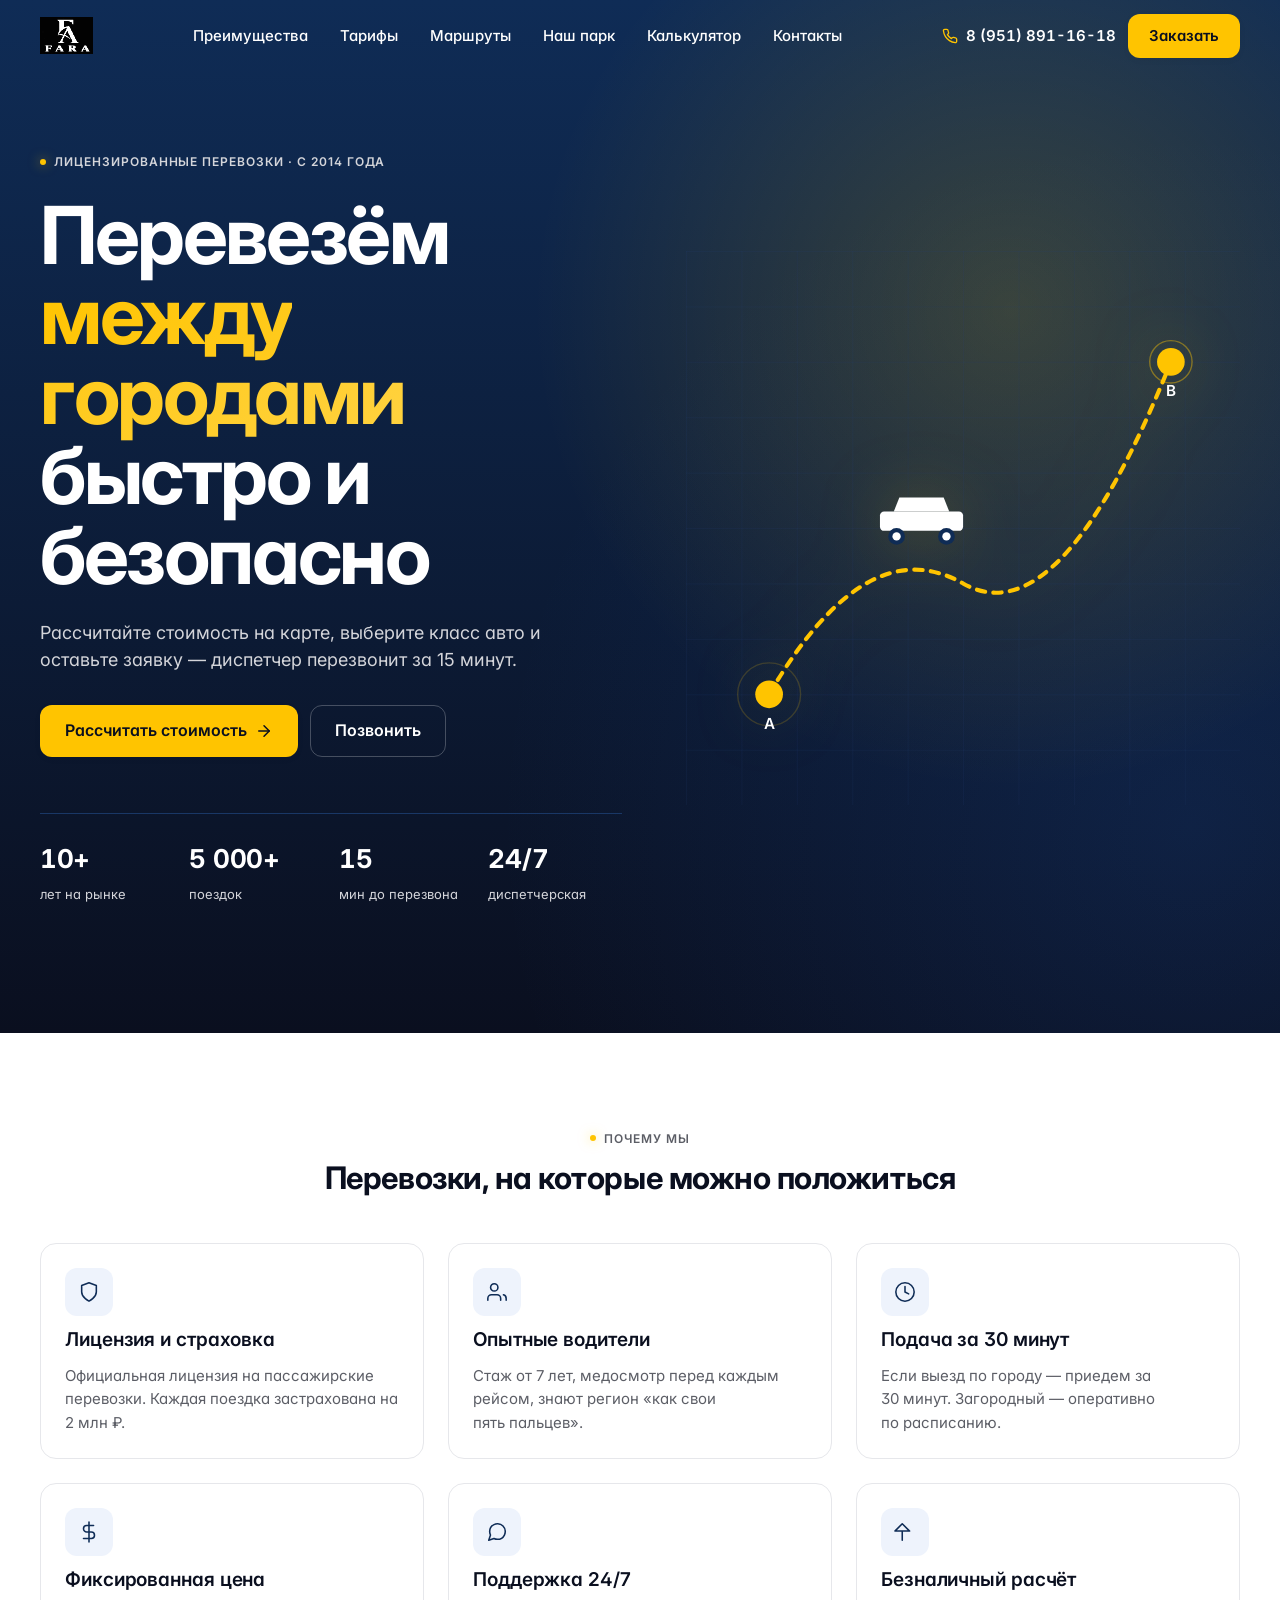
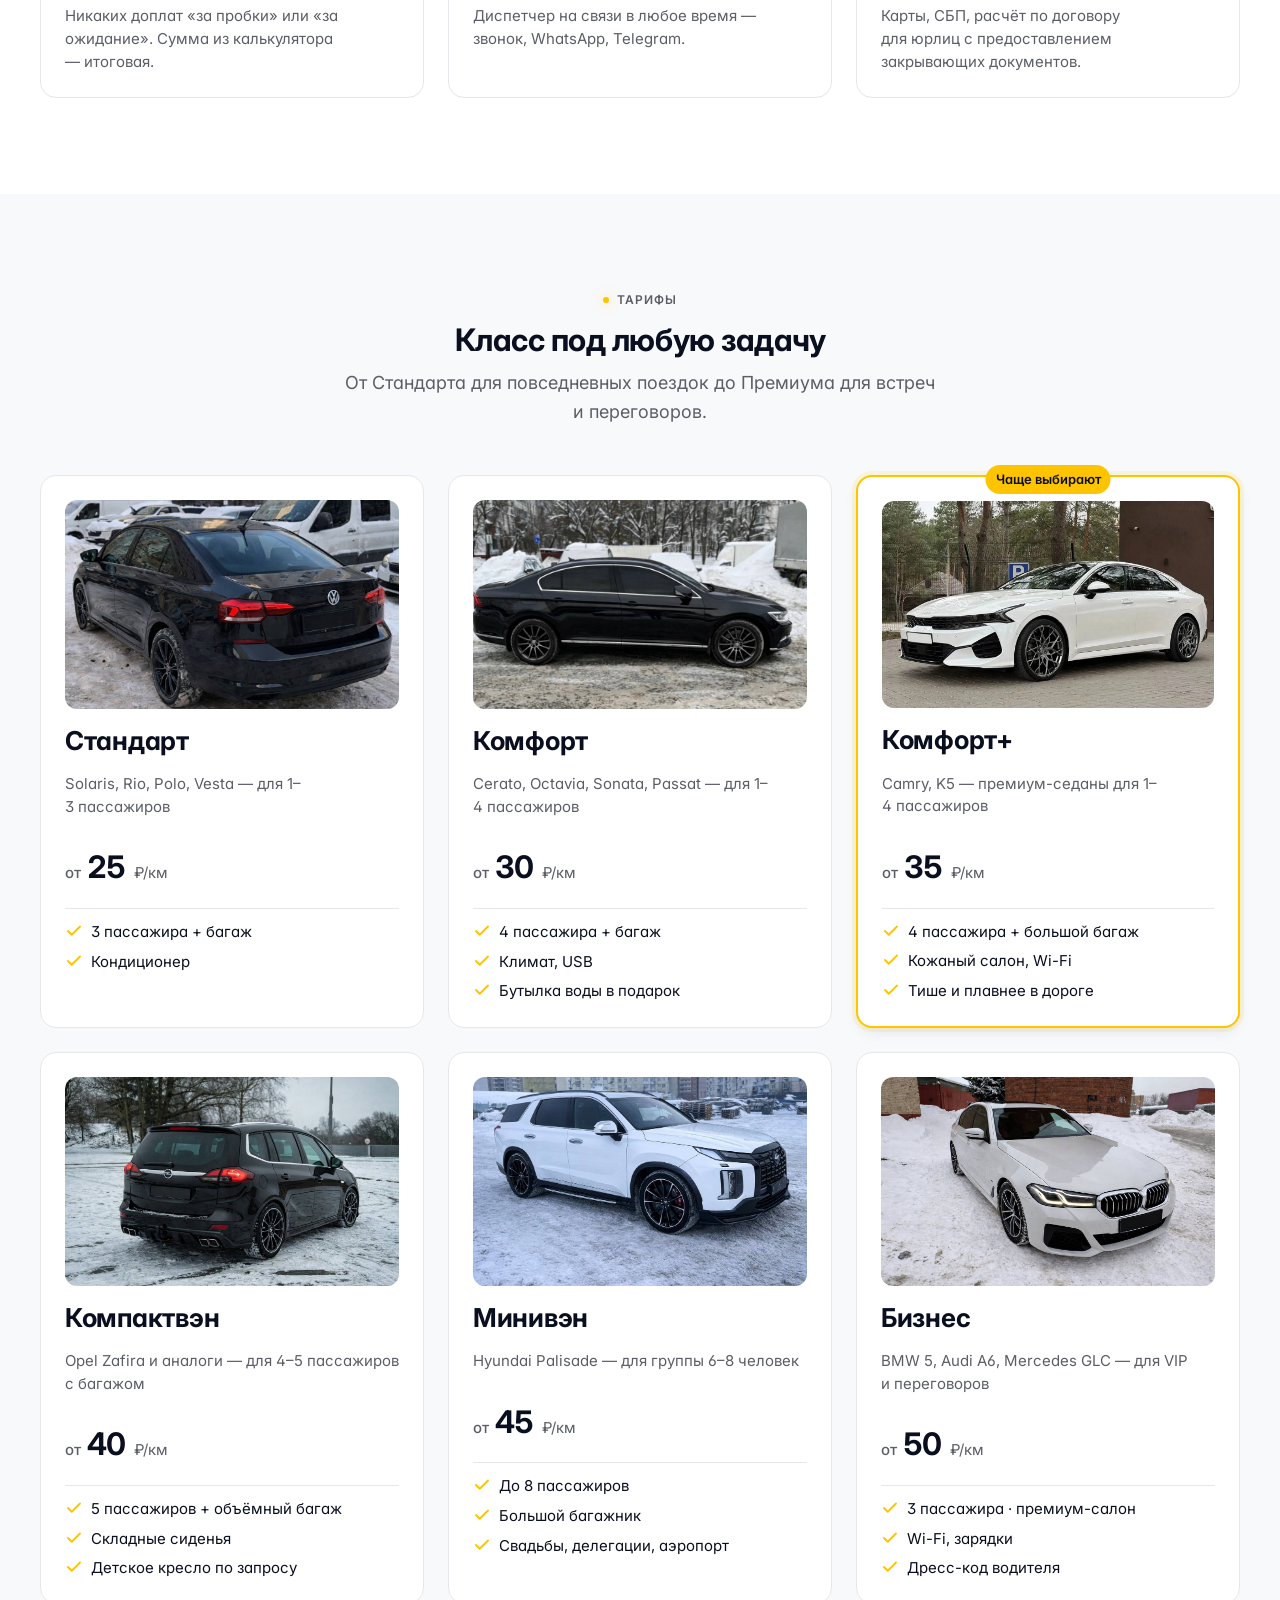
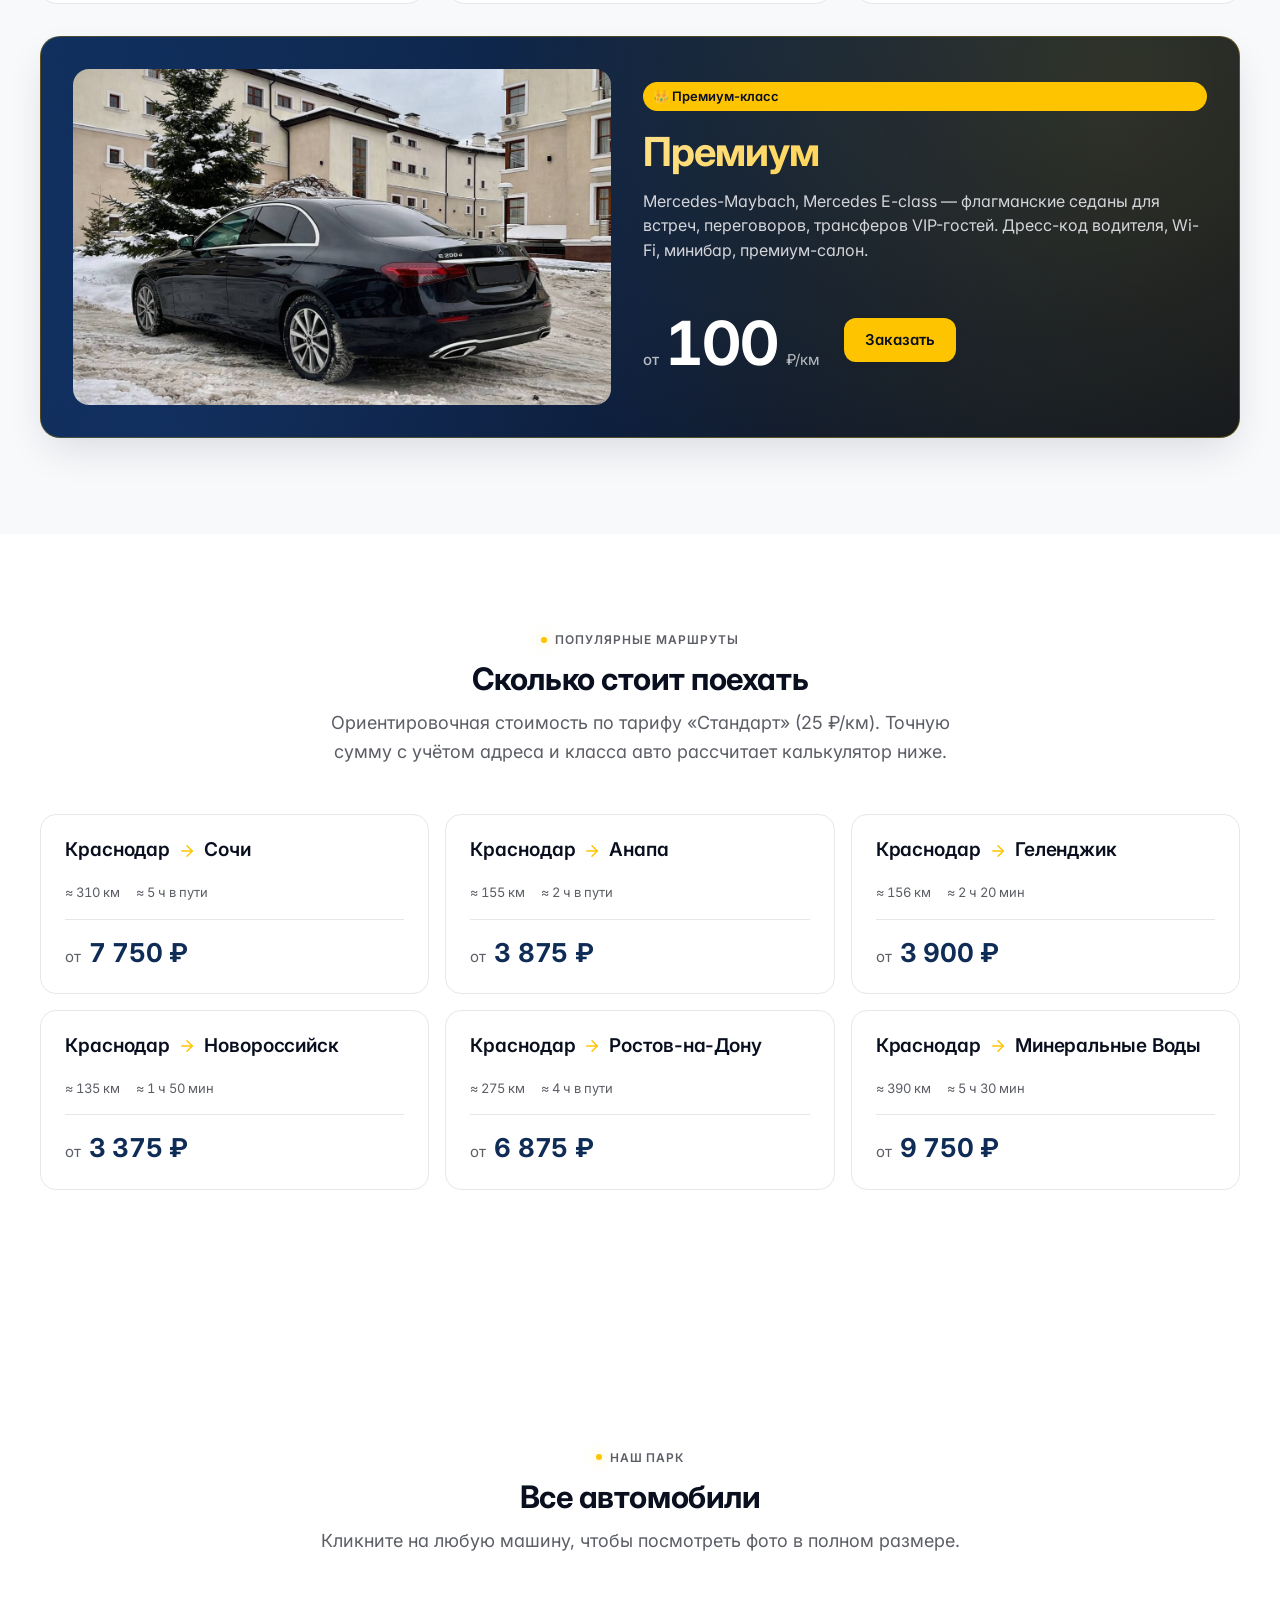
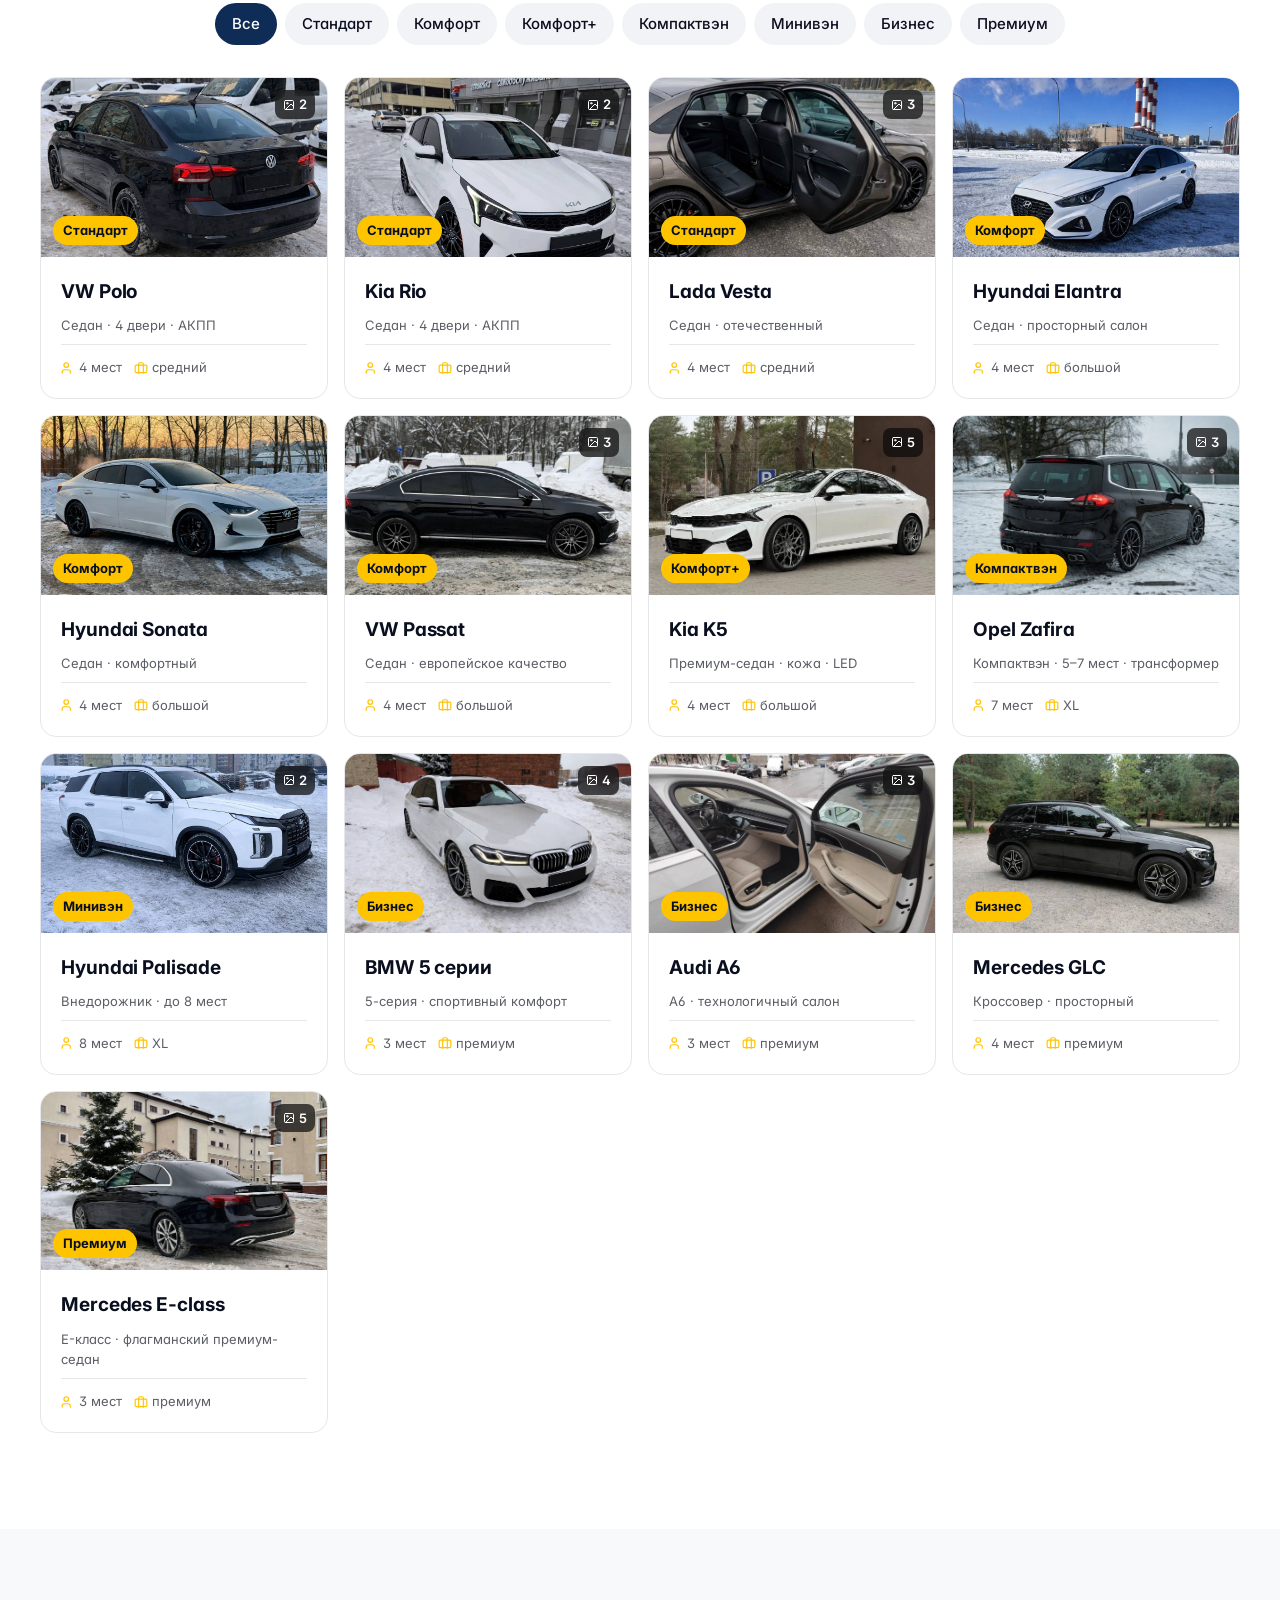
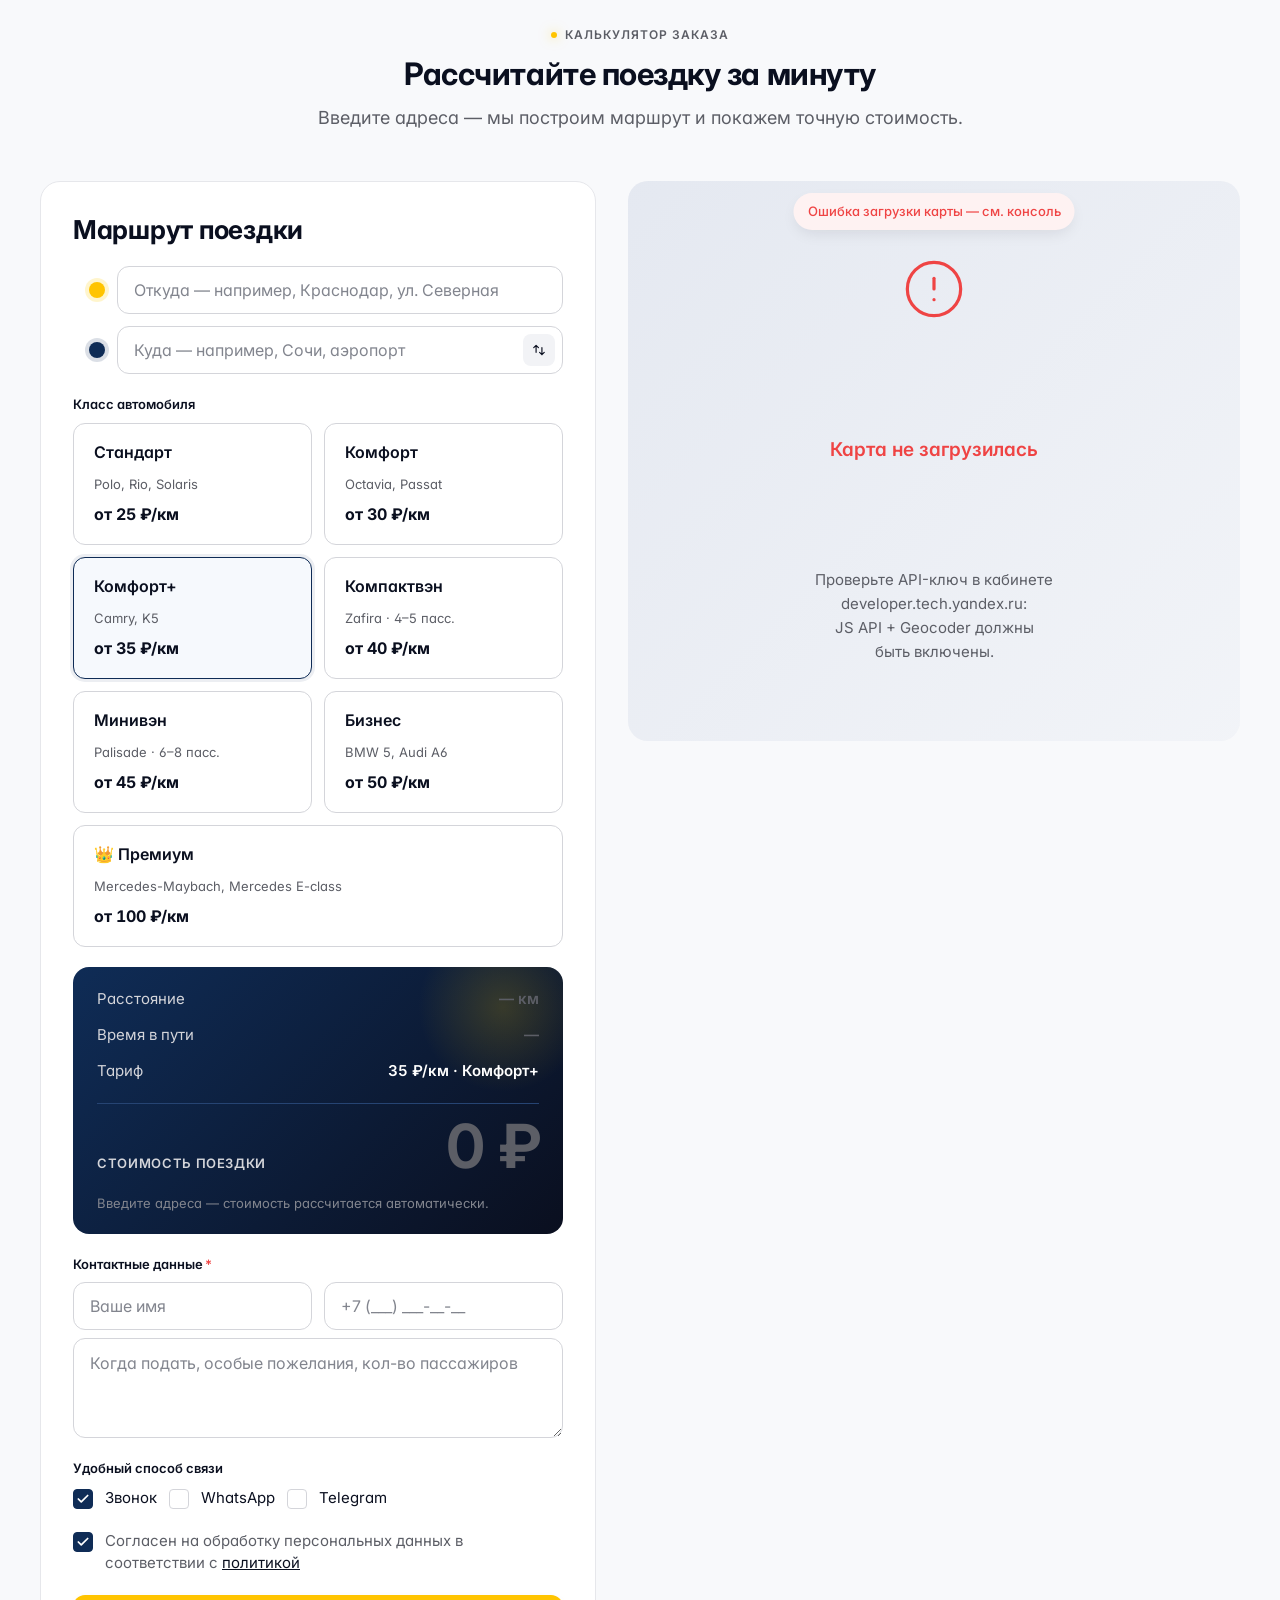
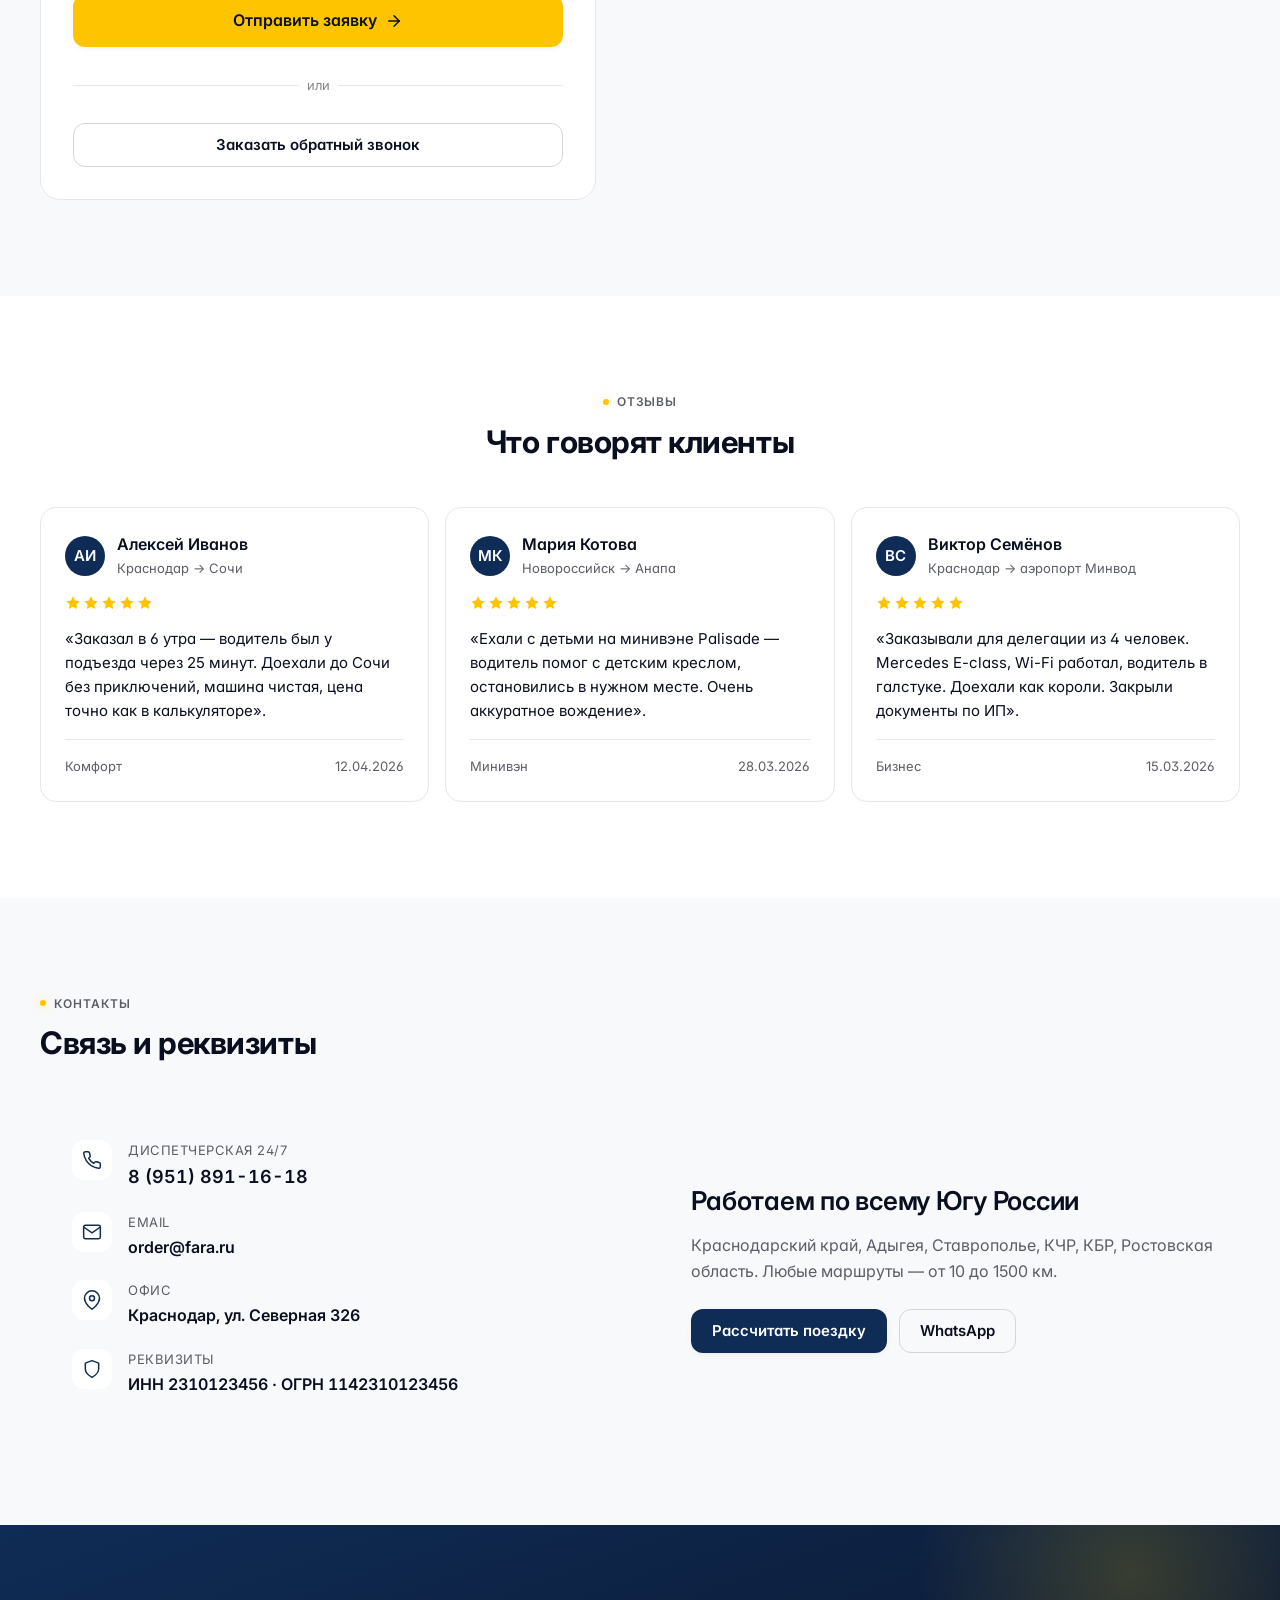
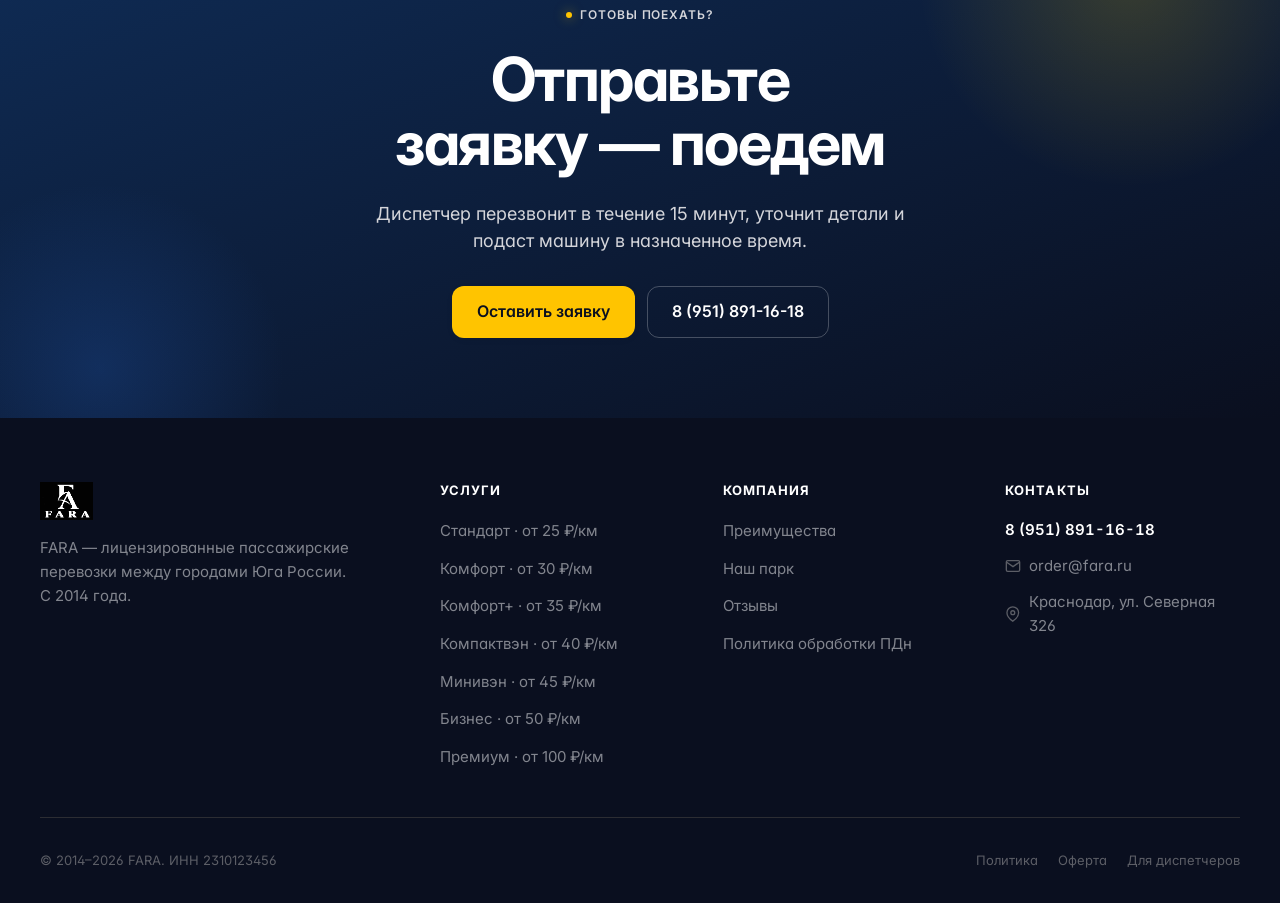
<file: index.html>
<!DOCTYPE html>
<html lang="ru">
<head>
  <meta charset="UTF-8">
  <meta name="viewport" content="width=device-width, initial-scale=1">
  <meta name="theme-color" content="#0F2C56">
  <title>FARA — пассажирские перевозки между городами</title>
  <meta name="description" content="FARA — лицензированные пассажирские перевозки. Рассчитайте стоимость на карте, выберите класс авто и оставьте заявку за минуту.">

  <link rel="icon" type="image/jpeg" href="assets/logo.jpg">
  <link rel="preconnect" href="https://fonts.googleapis.com">
  <link rel="preconnect" href="https://fonts.gstatic.com" crossorigin>
  <link rel="stylesheet" href="https://fonts.googleapis.com/css2?family=Inter:wght@300;400;500;600;700;800&display=swap">

  <link rel="stylesheet" href="css/tokens.css">
  <link rel="stylesheet" href="css/base.css">
  <link rel="stylesheet" href="css/layout.css">
  <link rel="stylesheet" href="css/components.css">
  <link rel="stylesheet" href="css/header.css">
  <link rel="stylesheet" href="css/footer.css">
  <link rel="stylesheet" href="css/pages.css">
  <link rel="stylesheet" href="css/calc.css">
</head>
<body>
  <a class="skip-link" href="#main">Перейти к содержимому</a>

  <!-- ====== HEADER ====== -->
  <header class="site-header site-header--on-dark">
    <div class="container site-header__inner">
      <a class="logo" href="/" aria-label="FARA — на главную">
        <img src="assets/logo.jpg" alt="FARA">
      </a>

      <nav class="site-nav" aria-label="Главная навигация">
        <a class="nav-link" href="#advantages">Преимущества</a>
        <a class="nav-link" href="#tariffs">Тарифы</a>
        <a class="nav-link" href="#popular-routes">Маршруты</a>
        <a class="nav-link" href="#fleet">Наш парк</a>
        <a class="nav-link" href="#calculator">Калькулятор</a>
        <a class="nav-link" href="#contacts">Контакты</a>
      </nav>

      <div class="site-header__right">
        <a class="header-phone" href="tel:+79518911618">
          <svg class="icon" viewBox="0 0 24 24" fill="none" stroke="currentColor" stroke-width="2" stroke-linecap="round" stroke-linejoin="round"><path d="M22 16.92v3a2 2 0 0 1-2.18 2 19.79 19.79 0 0 1-8.63-3.07 19.5 19.5 0 0 1-6-6 19.79 19.79 0 0 1-3.07-8.67A2 2 0 0 1 4.11 2h3a2 2 0 0 1 2 1.72 12.84 12.84 0 0 0 .7 2.81 2 2 0 0 1-.45 2.11L8.09 9.91a16 16 0 0 0 6 6l1.27-1.27a2 2 0 0 1 2.11-.45 12.84 12.84 0 0 0 2.81.7A2 2 0 0 1 22 16.92z"/></svg>
          8 (951) 891-16-18
        </a>
        <a class="btn btn--primary" href="#calculator">Заказать</a>
        <button class="btn-burger" data-menu-open aria-label="Открыть меню">
          <span class="btn-burger__lines"><span></span></span>
        </button>
      </div>
    </div>
  </header>

  <div class="mobile-menu" aria-hidden="true">
    <div class="mobile-menu__head">
      <span class="logo"><img src="assets/logo.jpg" alt="FARA"></span>
      <button class="btn-icon" data-menu-close aria-label="Закрыть" style="color: white;">
        <svg class="icon" viewBox="0 0 24 24" fill="none" stroke="currentColor" stroke-width="2" stroke-linecap="round" stroke-linejoin="round"><line x1="18" y1="6" x2="6" y2="18"/><line x1="6" y1="6" x2="18" y2="18"/></svg>
      </button>
    </div>
    <nav class="mobile-menu__list">
      <a class="mobile-menu__link" href="#advantages">Преимущества</a>
      <a class="mobile-menu__link" href="#tariffs">Тарифы</a>
      <a class="mobile-menu__link" href="#popular-routes">Маршруты</a>
      <a class="mobile-menu__link" href="#fleet">Наш парк</a>
      <a class="mobile-menu__link" href="#calculator">Калькулятор</a>
      <a class="mobile-menu__link" href="#contacts">Контакты</a>
    </nav>
    <div class="mobile-menu__contacts">
      <a class="btn btn--primary btn--lg btn--block" href="tel:+79518911618">
        <svg class="icon" viewBox="0 0 24 24" fill="none" stroke="currentColor" stroke-width="2" stroke-linecap="round" stroke-linejoin="round"><path d="M22 16.92v3a2 2 0 0 1-2.18 2 19.79 19.79 0 0 1-8.63-3.07 19.5 19.5 0 0 1-6-6 19.79 19.79 0 0 1-3.07-8.67A2 2 0 0 1 4.11 2h3a2 2 0 0 1 2 1.72 12.84 12.84 0 0 0 .7 2.81 2 2 0 0 1-.45 2.11L8.09 9.91a16 16 0 0 0 6 6l1.27-1.27a2 2 0 0 1 2.11-.45 12.84 12.84 0 0 0 2.81.7A2 2 0 0 1 22 16.92z"/></svg>
        8 (951) 891-16-18
      </a>
      <a class="btn btn--ghost-light btn--lg btn--block" href="#calculator">Рассчитать</a>
    </div>
  </div>

  <!-- ====== MAIN ====== -->
  <main id="main" class="main">

    <!-- HERO -->
    <section class="hero" data-reveal>
      <div class="container hero__inner">
        <div class="hero__content">
          <span class="eyebrow eyebrow--light">Лицензированные перевозки · с 2014 года</span>
          <h1 class="hero__headline">
            Перевезём <em>между городами</em><br>
            быстро и безопасно
          </h1>
          <p class="hero__lead">
            Рассчитайте стоимость на карте, выберите класс авто и оставьте заявку — диспетчер перезвонит за 15 минут.
          </p>
          <div class="hero__actions">
            <a class="btn btn--primary btn--lg" href="#calculator">
              Рассчитать стоимость
              <svg class="icon" viewBox="0 0 24 24" fill="none" stroke="currentColor" stroke-width="2" stroke-linecap="round" stroke-linejoin="round"><line x1="5" y1="12" x2="19" y2="12"/><polyline points="12 5 19 12 12 19"/></svg>
            </a>
            <a class="btn btn--ghost-light btn--lg" href="tel:+79518911618">Позвонить</a>
          </div>

          <div class="hero__trust">
            <div class="hero__trust-item">
              <span class="hero__trust-value" data-count="10" data-count-suffix="+">0</span>
              <span class="hero__trust-label">лет на рынке</span>
            </div>
            <div class="hero__trust-item">
              <span class="hero__trust-value" data-count="5000" data-count-suffix="+">0</span>
              <span class="hero__trust-label">поездок</span>
            </div>
            <div class="hero__trust-item">
              <span class="hero__trust-value" data-count="15">0</span>
              <span class="hero__trust-label">мин до перезвона</span>
            </div>
            <div class="hero__trust-item">
              <span class="hero__trust-value" data-count="24" data-count-suffix="/7">0</span>
              <span class="hero__trust-label">диспетчерская</span>
            </div>
          </div>
        </div>

        <div class="hero__visual" aria-hidden="true">
          <svg viewBox="0 0 400 400" style="filter: drop-shadow(0 0 30px hsl(48 100% 50% / 0.2));">
            <defs>
              <pattern id="hero-grid" width="40" height="40" patternUnits="userSpaceOnUse">
                <path d="M 40 0 L 0 0 0 40" fill="none" stroke="hsl(217 60% 30%)" stroke-width="0.5" opacity="0.4"/>
              </pattern>
            </defs>
            <rect width="400" height="400" fill="url(#hero-grid)"/>
            <path d="M 60 320 Q 130 200, 200 240 T 350 80"
                  fill="none" stroke="#FFC400" stroke-width="3"
                  stroke-linecap="round" stroke-dasharray="6 6"
                  style="animation: dashMove 30s linear infinite;"/>
            <circle cx="60"  cy="320" r="10" fill="#FFC400"/>
            <circle cx="60"  cy="320" r="20" fill="none" stroke="#FFC400" stroke-width="1" opacity="0.4">
              <animate attributeName="r" values="10;28;10" dur="2.5s" repeatCount="indefinite"/>
              <animate attributeName="opacity" values="0.6;0;0.6" dur="2.5s" repeatCount="indefinite"/>
            </circle>
            <circle cx="350" cy="80"  r="10" fill="#FFC400"/>
            <circle cx="350" cy="80"  r="20" fill="none" stroke="#FFC400" stroke-width="1" opacity="0.4">
              <animate attributeName="r" values="10;28;10" dur="2.5s" begin="1.25s" repeatCount="indefinite"/>
              <animate attributeName="opacity" values="0.6;0;0.6" dur="2.5s" begin="1.25s" repeatCount="indefinite"/>
            </circle>
            <g transform="translate(170, 200)" fill="#FFFFFF">
              <rect x="-30" y="-12" width="60" height="14" rx="3"/>
              <path d="M -20 -12 L -16 -22 L 16 -22 L 20 -12 Z"/>
              <circle cx="-18" cy="6" r="6" fill="#0F2C56"/>
              <circle cx="-18" cy="6" r="3" fill="#FFFFFF"/>
              <circle cx="18"  cy="6" r="6" fill="#0F2C56"/>
              <circle cx="18"  cy="6" r="3" fill="#FFFFFF"/>
            </g>
            <text x="60"  y="345" fill="#FFFFFF" font-size="11" font-weight="600" font-family="Inter" text-anchor="middle">A</text>
            <text x="350" y="105" fill="#FFFFFF" font-size="11" font-weight="600" font-family="Inter" text-anchor="middle">B</text>
          </svg>
        </div>
      </div>
    </section>

    <!-- ADVANTAGES -->
    <section class="section" id="advantages">
      <div class="container">
        <div class="section-head section-head--center" data-reveal>
          <span class="eyebrow">Почему мы</span>
          <h2 class="section-head__title">Перевозки, на которые можно положиться</h2>
        </div>

        <div class="grid grid--3" data-reveal-stagger>
          <div class="adv-card">
            <div class="adv-card__icon">
              <svg class="icon" viewBox="0 0 24 24" fill="none" stroke="currentColor" stroke-width="1.7" stroke-linecap="round" stroke-linejoin="round"><path d="M12 22s8-4 8-10V5l-8-3-8 3v7c0 6 8 10 8 10z"/></svg>
            </div>
            <h3 class="adv-card__title">Лицензия и страховка</h3>
            <p class="adv-card__desc">Официальная лицензия на пассажирские перевозки. Каждая поездка застрахована на 2 млн ₽.</p>
          </div>
          <div class="adv-card">
            <div class="adv-card__icon">
              <svg class="icon" viewBox="0 0 24 24" fill="none" stroke="currentColor" stroke-width="1.7" stroke-linecap="round" stroke-linejoin="round"><path d="M16 21v-2a4 4 0 0 0-4-4H6a4 4 0 0 0-4 4v2"/><circle cx="9" cy="7" r="4"/><path d="M22 21v-2a4 4 0 0 0-3-3.87"/></svg>
            </div>
            <h3 class="adv-card__title">Опытные водители</h3>
            <p class="adv-card__desc">Стаж от 7 лет, медосмотр перед каждым рейсом, знают регион «как свои пять пальцев».</p>
          </div>
          <div class="adv-card">
            <div class="adv-card__icon">
              <svg class="icon" viewBox="0 0 24 24" fill="none" stroke="currentColor" stroke-width="1.7" stroke-linecap="round" stroke-linejoin="round"><circle cx="12" cy="12" r="10"/><polyline points="12 6 12 12 16 14"/></svg>
            </div>
            <h3 class="adv-card__title">Подача за 30 минут</h3>
            <p class="adv-card__desc">Если выезд по городу — приедем за 30 минут. Загородный — оперативно по расписанию.</p>
          </div>
          <div class="adv-card">
            <div class="adv-card__icon">
              <svg class="icon" viewBox="0 0 24 24" fill="none" stroke="currentColor" stroke-width="1.7" stroke-linecap="round" stroke-linejoin="round"><line x1="12" y1="1" x2="12" y2="23"/><path d="M17 5H9.5a3.5 3.5 0 0 0 0 7h5a3.5 3.5 0 0 1 0 7H6"/></svg>
            </div>
            <h3 class="adv-card__title">Фиксированная цена</h3>
            <p class="adv-card__desc">Никаких доплат «за пробки» или «за ожидание». Сумма из калькулятора — итоговая.</p>
          </div>
          <div class="adv-card">
            <div class="adv-card__icon">
              <svg class="icon" viewBox="0 0 24 24" fill="none" stroke="currentColor" stroke-width="1.7" stroke-linecap="round" stroke-linejoin="round"><path d="M21 11.5a8.38 8.38 0 0 1-.9 3.8 8.5 8.5 0 0 1-7.6 4.7 8.38 8.38 0 0 1-3.8-.9L3 21l1.9-5.7a8.38 8.38 0 0 1-.9-3.8 8.5 8.5 0 0 1 4.7-7.6 8.38 8.38 0 0 1 3.8-.9h.5a8.48 8.48 0 0 1 8 8v.5z"/></svg>
            </div>
            <h3 class="adv-card__title">Поддержка 24/7</h3>
            <p class="adv-card__desc">Диспетчер на связи в любое время — звонок, WhatsApp, Telegram.</p>
          </div>
          <div class="adv-card">
            <div class="adv-card__icon">
              <svg class="icon" viewBox="0 0 24 24" fill="none" stroke="currentColor" stroke-width="1.7" stroke-linecap="round" stroke-linejoin="round"><path d="M9 11H1l8-8 8 8h-8v10"/></svg>
            </div>
            <h3 class="adv-card__title">Безналичный расчёт</h3>
            <p class="adv-card__desc">Карты, СБП, расчёт по договору для юрлиц с предоставлением закрывающих документов.</p>
          </div>
        </div>
      </div>
    </section>

    <!-- TARIFFS -->
    <section class="section section--mute" id="tariffs">
      <div class="container">
        <div class="section-head section-head--center" data-reveal>
          <span class="eyebrow">Тарифы</span>
          <h2 class="section-head__title">Класс под любую задачу</h2>
          <p class="section-head__lead">От Стандарта для повседневных поездок до Премиума для встреч и переговоров.</p>
        </div>

        <div class="grid grid--3" data-reveal-stagger>
          <article class="tariff-card">
            <div class="tariff-card__visual">
              <img src="assets/cars/polo/1.jpg" alt="VW Polo" loading="lazy">
            </div>
            <h3 class="tariff-card__name">Стандарт</h3>
            <p class="tariff-card__desc">Solaris, Rio, Polo, Vesta — для 1–3 пассажиров</p>
            <div class="tariff-card__price">
              <span class="tariff-card__price-prefix">от</span>
              <span class="tariff-card__price-value">25</span>
              <span class="tariff-card__price-period">₽/км</span>
            </div>
            <ul class="tariff-card__features">
              <li class="tariff-card__feature">
                <svg class="icon" viewBox="0 0 24 24" fill="none" stroke="currentColor" stroke-width="2.5" stroke-linecap="round" stroke-linejoin="round"><polyline points="20 6 9 17 4 12"/></svg>
                3 пассажира + багаж
              </li>
              <li class="tariff-card__feature">
                <svg class="icon" viewBox="0 0 24 24" fill="none" stroke="currentColor" stroke-width="2.5" stroke-linecap="round" stroke-linejoin="round"><polyline points="20 6 9 17 4 12"/></svg>
                Кондиционер
              </li>
            </ul>
          </article>

          <article class="tariff-card">
            <div class="tariff-card__visual">
              <img src="assets/cars/passat/1.jpg" alt="VW Passat" loading="lazy">
            </div>
            <h3 class="tariff-card__name">Комфорт</h3>
            <p class="tariff-card__desc">Cerato, Octavia, Sonata, Passat — для 1–4 пассажиров</p>
            <div class="tariff-card__price">
              <span class="tariff-card__price-prefix">от</span>
              <span class="tariff-card__price-value">30</span>
              <span class="tariff-card__price-period">₽/км</span>
            </div>
            <ul class="tariff-card__features">
              <li class="tariff-card__feature">
                <svg class="icon" viewBox="0 0 24 24" fill="none" stroke="currentColor" stroke-width="2.5" stroke-linecap="round" stroke-linejoin="round"><polyline points="20 6 9 17 4 12"/></svg>
                4 пассажира + багаж
              </li>
              <li class="tariff-card__feature">
                <svg class="icon" viewBox="0 0 24 24" fill="none" stroke="currentColor" stroke-width="2.5" stroke-linecap="round" stroke-linejoin="round"><polyline points="20 6 9 17 4 12"/></svg>
                Климат, USB
              </li>
              <li class="tariff-card__feature">
                <svg class="icon" viewBox="0 0 24 24" fill="none" stroke="currentColor" stroke-width="2.5" stroke-linecap="round" stroke-linejoin="round"><polyline points="20 6 9 17 4 12"/></svg>
                Бутылка воды в подарок
              </li>
            </ul>
          </article>

          <article class="tariff-card tariff-card--recommended">
            <span class="badge badge--amber tariff-card__badge">Чаще выбирают</span>
            <div class="tariff-card__visual">
              <img src="assets/cars/k5/1.jpg" alt="Kia K5" loading="lazy">
            </div>
            <h3 class="tariff-card__name">Комфорт+</h3>
            <p class="tariff-card__desc">Camry, K5 — премиум-седаны для 1–4 пассажиров</p>
            <div class="tariff-card__price">
              <span class="tariff-card__price-prefix">от</span>
              <span class="tariff-card__price-value">35</span>
              <span class="tariff-card__price-period">₽/км</span>
            </div>
            <ul class="tariff-card__features">
              <li class="tariff-card__feature">
                <svg class="icon" viewBox="0 0 24 24" fill="none" stroke="currentColor" stroke-width="2.5" stroke-linecap="round" stroke-linejoin="round"><polyline points="20 6 9 17 4 12"/></svg>
                4 пассажира + большой багаж
              </li>
              <li class="tariff-card__feature">
                <svg class="icon" viewBox="0 0 24 24" fill="none" stroke="currentColor" stroke-width="2.5" stroke-linecap="round" stroke-linejoin="round"><polyline points="20 6 9 17 4 12"/></svg>
                Кожаный салон, Wi-Fi
              </li>
              <li class="tariff-card__feature">
                <svg class="icon" viewBox="0 0 24 24" fill="none" stroke="currentColor" stroke-width="2.5" stroke-linecap="round" stroke-linejoin="round"><polyline points="20 6 9 17 4 12"/></svg>
                Тише и плавнее в дороге
              </li>
            </ul>
          </article>

          <article class="tariff-card">
            <div class="tariff-card__visual">
              <img src="assets/cars/zafira/1.jpg" alt="Opel Zafira" loading="lazy">
            </div>
            <h3 class="tariff-card__name">Компактвэн</h3>
            <p class="tariff-card__desc">Opel Zafira и аналоги — для 4–5 пассажиров с багажом</p>
            <div class="tariff-card__price">
              <span class="tariff-card__price-prefix">от</span>
              <span class="tariff-card__price-value">40</span>
              <span class="tariff-card__price-period">₽/км</span>
            </div>
            <ul class="tariff-card__features">
              <li class="tariff-card__feature">
                <svg class="icon" viewBox="0 0 24 24" fill="none" stroke="currentColor" stroke-width="2.5" stroke-linecap="round" stroke-linejoin="round"><polyline points="20 6 9 17 4 12"/></svg>
                5 пассажиров + объёмный багаж
              </li>
              <li class="tariff-card__feature">
                <svg class="icon" viewBox="0 0 24 24" fill="none" stroke="currentColor" stroke-width="2.5" stroke-linecap="round" stroke-linejoin="round"><polyline points="20 6 9 17 4 12"/></svg>
                Складные сиденья
              </li>
              <li class="tariff-card__feature">
                <svg class="icon" viewBox="0 0 24 24" fill="none" stroke="currentColor" stroke-width="2.5" stroke-linecap="round" stroke-linejoin="round"><polyline points="20 6 9 17 4 12"/></svg>
                Детское кресло по запросу
              </li>
            </ul>
          </article>

          <article class="tariff-card">
            <div class="tariff-card__visual">
              <img src="assets/cars/palisade/1.jpg" alt="Hyundai Palisade" loading="lazy">
            </div>
            <h3 class="tariff-card__name">Минивэн</h3>
            <p class="tariff-card__desc">Hyundai Palisade — для группы 6–8 человек</p>
            <div class="tariff-card__price">
              <span class="tariff-card__price-prefix">от</span>
              <span class="tariff-card__price-value">45</span>
              <span class="tariff-card__price-period">₽/км</span>
            </div>
            <ul class="tariff-card__features">
              <li class="tariff-card__feature">
                <svg class="icon" viewBox="0 0 24 24" fill="none" stroke="currentColor" stroke-width="2.5" stroke-linecap="round" stroke-linejoin="round"><polyline points="20 6 9 17 4 12"/></svg>
                До 8 пассажиров
              </li>
              <li class="tariff-card__feature">
                <svg class="icon" viewBox="0 0 24 24" fill="none" stroke="currentColor" stroke-width="2.5" stroke-linecap="round" stroke-linejoin="round"><polyline points="20 6 9 17 4 12"/></svg>
                Большой багажник
              </li>
              <li class="tariff-card__feature">
                <svg class="icon" viewBox="0 0 24 24" fill="none" stroke="currentColor" stroke-width="2.5" stroke-linecap="round" stroke-linejoin="round"><polyline points="20 6 9 17 4 12"/></svg>
                Свадьбы, делегации, аэропорт
              </li>
            </ul>
          </article>

          <article class="tariff-card">
            <div class="tariff-card__visual">
              <img src="assets/cars/bmw-5/1.jpg" alt="BMW 5 серии" loading="lazy">
            </div>
            <h3 class="tariff-card__name">Бизнес</h3>
            <p class="tariff-card__desc">BMW 5, Audi A6, Mercedes GLC — для VIP и переговоров</p>
            <div class="tariff-card__price">
              <span class="tariff-card__price-prefix">от</span>
              <span class="tariff-card__price-value">50</span>
              <span class="tariff-card__price-period">₽/км</span>
            </div>
            <ul class="tariff-card__features">
              <li class="tariff-card__feature">
                <svg class="icon" viewBox="0 0 24 24" fill="none" stroke="currentColor" stroke-width="2.5" stroke-linecap="round" stroke-linejoin="round"><polyline points="20 6 9 17 4 12"/></svg>
                3 пассажира · премиум-салон
              </li>
              <li class="tariff-card__feature">
                <svg class="icon" viewBox="0 0 24 24" fill="none" stroke="currentColor" stroke-width="2.5" stroke-linecap="round" stroke-linejoin="round"><polyline points="20 6 9 17 4 12"/></svg>
                Wi-Fi, зарядки
              </li>
              <li class="tariff-card__feature">
                <svg class="icon" viewBox="0 0 24 24" fill="none" stroke="currentColor" stroke-width="2.5" stroke-linecap="round" stroke-linejoin="round"><polyline points="20 6 9 17 4 12"/></svg>
                Дресс-код водителя
              </li>
            </ul>
          </article>
        </div>

        <!-- Премиум — отдельным акцентным блоком -->
        <div class="tariff-premium" data-reveal>
          <div class="tariff-premium__visual">
            <img src="assets/cars/e-class/1.jpg" alt="Mercedes E-class" loading="lazy">
          </div>
          <div class="tariff-premium__content">
            <span class="badge badge--amber">👑 Премиум-класс</span>
            <h3 class="tariff-premium__name">Премиум</h3>
            <p class="tariff-premium__desc">
              Mercedes-Maybach, Mercedes E-class — флагманские седаны для встреч, переговоров,
              трансферов VIP-гостей. Дресс-код водителя, Wi-Fi, минибар, премиум-салон.
            </p>
            <div class="tariff-premium__footer">
              <div class="tariff-card__price">
                <span class="tariff-card__price-prefix">от</span>
                <span class="tariff-card__price-value">100</span>
                <span class="tariff-card__price-period">₽/км</span>
              </div>
              <a class="btn btn--primary" href="#calculator">Заказать</a>
            </div>
          </div>
        </div>
      </div>
    </section>

    <!-- POPULAR ROUTES -->
    <section class="section" id="popular-routes">
      <div class="container">
        <div class="section-head section-head--center" data-reveal>
          <span class="eyebrow">Популярные маршруты</span>
          <h2 class="section-head__title">Сколько стоит поехать</h2>
          <p class="section-head__lead">Ориентировочная стоимость по тарифу «Стандарт» (25 ₽/км). Точную сумму с учётом адреса и класса авто рассчитает калькулятор ниже.</p>
        </div>

        <div class="routes-grid" data-reveal-stagger>
          <a class="route-card" href="#calculator">
            <div class="route-card__head">
              <span class="route-card__city">Краснодар</span>
              <svg class="route-card__arrow" viewBox="0 0 24 24" fill="none" stroke="currentColor" stroke-width="2" stroke-linecap="round" stroke-linejoin="round"><line x1="5" y1="12" x2="19" y2="12"/><polyline points="12 5 19 12 12 19"/></svg>
              <span class="route-card__city">Сочи</span>
            </div>
            <div class="route-card__meta">
              <span>≈ 310 км</span>
              <span>≈ 5 ч в пути</span>
            </div>
            <div class="route-card__price">
              <span class="route-card__price-from">от</span>
              <span class="route-card__price-value">7 750&nbsp;₽</span>
            </div>
          </a>

          <a class="route-card" href="#calculator">
            <div class="route-card__head">
              <span class="route-card__city">Краснодар</span>
              <svg class="route-card__arrow" viewBox="0 0 24 24" fill="none" stroke="currentColor" stroke-width="2" stroke-linecap="round" stroke-linejoin="round"><line x1="5" y1="12" x2="19" y2="12"/><polyline points="12 5 19 12 12 19"/></svg>
              <span class="route-card__city">Анапа</span>
            </div>
            <div class="route-card__meta">
              <span>≈ 155 км</span>
              <span>≈ 2 ч в пути</span>
            </div>
            <div class="route-card__price">
              <span class="route-card__price-from">от</span>
              <span class="route-card__price-value">3 875&nbsp;₽</span>
            </div>
          </a>

          <a class="route-card" href="#calculator">
            <div class="route-card__head">
              <span class="route-card__city">Краснодар</span>
              <svg class="route-card__arrow" viewBox="0 0 24 24" fill="none" stroke="currentColor" stroke-width="2" stroke-linecap="round" stroke-linejoin="round"><line x1="5" y1="12" x2="19" y2="12"/><polyline points="12 5 19 12 12 19"/></svg>
              <span class="route-card__city">Геленджик</span>
            </div>
            <div class="route-card__meta">
              <span>≈ 156 км</span>
              <span>≈ 2 ч 20 мин</span>
            </div>
            <div class="route-card__price">
              <span class="route-card__price-from">от</span>
              <span class="route-card__price-value">3 900&nbsp;₽</span>
            </div>
          </a>

          <a class="route-card" href="#calculator">
            <div class="route-card__head">
              <span class="route-card__city">Краснодар</span>
              <svg class="route-card__arrow" viewBox="0 0 24 24" fill="none" stroke="currentColor" stroke-width="2" stroke-linecap="round" stroke-linejoin="round"><line x1="5" y1="12" x2="19" y2="12"/><polyline points="12 5 19 12 12 19"/></svg>
              <span class="route-card__city">Новороссийск</span>
            </div>
            <div class="route-card__meta">
              <span>≈ 135 км</span>
              <span>≈ 1 ч 50 мин</span>
            </div>
            <div class="route-card__price">
              <span class="route-card__price-from">от</span>
              <span class="route-card__price-value">3 375&nbsp;₽</span>
            </div>
          </a>

          <a class="route-card" href="#calculator">
            <div class="route-card__head">
              <span class="route-card__city">Краснодар</span>
              <svg class="route-card__arrow" viewBox="0 0 24 24" fill="none" stroke="currentColor" stroke-width="2" stroke-linecap="round" stroke-linejoin="round"><line x1="5" y1="12" x2="19" y2="12"/><polyline points="12 5 19 12 12 19"/></svg>
              <span class="route-card__city">Ростов-на-Дону</span>
            </div>
            <div class="route-card__meta">
              <span>≈ 275 км</span>
              <span>≈ 4 ч в пути</span>
            </div>
            <div class="route-card__price">
              <span class="route-card__price-from">от</span>
              <span class="route-card__price-value">6 875&nbsp;₽</span>
            </div>
          </a>

          <a class="route-card" href="#calculator">
            <div class="route-card__head">
              <span class="route-card__city">Краснодар</span>
              <svg class="route-card__arrow" viewBox="0 0 24 24" fill="none" stroke="currentColor" stroke-width="2" stroke-linecap="round" stroke-linejoin="round"><line x1="5" y1="12" x2="19" y2="12"/><polyline points="12 5 19 12 12 19"/></svg>
              <span class="route-card__city">Минеральные Воды</span>
            </div>
            <div class="route-card__meta">
              <span>≈ 390 км</span>
              <span>≈ 5 ч 30 мин</span>
            </div>
            <div class="route-card__price">
              <span class="route-card__price-from">от</span>
              <span class="route-card__price-value">9 750&nbsp;₽</span>
            </div>
          </a>
        </div>

        <p class="routes-note" data-reveal>
          Стоимость указана для тарифа «Стандарт» в одну сторону. Для премиум-классов или групповых поездок выберите нужный тариф в калькуляторе.
        </p>
      </div>
    </section>

    <!-- FLEET / НАШ ПАРК -->
    <section class="section" id="fleet">
      <div class="container">
        <div class="section-head section-head--center" data-reveal>
          <span class="eyebrow">Наш парк</span>
          <h2 class="section-head__title">Все автомобили</h2>
          <p class="section-head__lead">Кликните на любую машину, чтобы посмотреть фото в полном размере.</p>
        </div>

        <div class="fleet-filters" data-reveal>
          <button class="fleet-filter" aria-pressed="true" data-fleet-filter="all">Все</button>
          <button class="fleet-filter" aria-pressed="false" data-fleet-filter="standard">Стандарт</button>
          <button class="fleet-filter" aria-pressed="false" data-fleet-filter="comfort">Комфорт</button>
          <button class="fleet-filter" aria-pressed="false" data-fleet-filter="comfort_plus">Комфорт+</button>
          <button class="fleet-filter" aria-pressed="false" data-fleet-filter="compact_van">Компактвэн</button>
          <button class="fleet-filter" aria-pressed="false" data-fleet-filter="minivan">Минивэн</button>
          <button class="fleet-filter" aria-pressed="false" data-fleet-filter="business">Бизнес</button>
          <button class="fleet-filter" aria-pressed="false" data-fleet-filter="premium">Премиум</button>
        </div>

        <div class="fleet-grid" data-fleet-grid data-reveal-stagger>
          <!-- Карточки рендерятся из JS на основе FLEET data -->
        </div>
      </div>
    </section>

    <!-- CALCULATOR -->
    <section class="section section--mute calc-section" id="calculator">
      <div class="container">
        <div class="section-head section-head--center" data-reveal>
          <span class="eyebrow">Калькулятор заказа</span>
          <h2 class="section-head__title">Рассчитайте поездку за минуту</h2>
          <p class="section-head__lead">Введите адреса — мы построим маршрут и покажем точную стоимость.</p>
        </div>

        <div class="calc" data-reveal>
          <form class="calc__form" data-calc-form novalidate>
            <h3 class="calc__title">Маршрут поездки</h3>

            <div class="calc__addresses">
              <div class="calc-addr calc-addr--has-status">
                <span class="calc-addr__pin calc-addr__pin--from"></span>
                <input class="input" type="text" placeholder="Откуда — например, Краснодар, ул. Северная" data-calc-from required autocomplete="off">
                <span class="calc-addr__status" data-status-from></span>
                <div class="suggest" data-suggest-from></div>
              </div>
              <div class="calc-addr calc-addr--has-status" data-has-swap>
                <span class="calc-addr__pin calc-addr__pin--to"></span>
                <input class="input" type="text" placeholder="Куда — например, Сочи, аэропорт" data-calc-to required autocomplete="off">
                <span class="calc-addr__status" data-status-to></span>
                <button type="button" class="calc__swap" data-calc-swap aria-label="Поменять местами">
                  <svg width="14" height="14" viewBox="0 0 24 24" fill="none" stroke="currentColor" stroke-width="2" stroke-linecap="round" stroke-linejoin="round"><path d="M7 16V4M7 4L3 8M7 4L11 8M17 8V20M17 20L13 16M17 20L21 16"/></svg>
                </button>
                <div class="suggest" data-suggest-to></div>
              </div>
            </div>

            <div class="field">
              <label class="field__label">Класс автомобиля</label>
              <div class="calc__tariffs">
                <label class="radio-card">
                  <input type="radio" name="tariff" value="standard" data-tariff-radio data-rate="25">
                  <span class="radio-card__title">Стандарт</span>
                  <span class="radio-card__desc">Polo, Rio, Solaris</span>
                  <span class="radio-card__price">от 25 ₽/км</span>
                </label>
                <label class="radio-card">
                  <input type="radio" name="tariff" value="comfort" data-tariff-radio data-rate="30">
                  <span class="radio-card__title">Комфорт</span>
                  <span class="radio-card__desc">Octavia, Passat</span>
                  <span class="radio-card__price">от 30 ₽/км</span>
                </label>
                <label class="radio-card is-selected">
                  <input type="radio" name="tariff" value="comfort_plus" data-tariff-radio data-rate="35" checked>
                  <span class="radio-card__title">Комфорт+</span>
                  <span class="radio-card__desc">Camry, K5</span>
                  <span class="radio-card__price">от 35 ₽/км</span>
                </label>
                <label class="radio-card">
                  <input type="radio" name="tariff" value="compact_van" data-tariff-radio data-rate="40">
                  <span class="radio-card__title">Компактвэн</span>
                  <span class="radio-card__desc">Zafira · 4–5 пасс.</span>
                  <span class="radio-card__price">от 40 ₽/км</span>
                </label>
                <label class="radio-card">
                  <input type="radio" name="tariff" value="minivan" data-tariff-radio data-rate="45">
                  <span class="radio-card__title">Минивэн</span>
                  <span class="radio-card__desc">Palisade · 6–8 пасс.</span>
                  <span class="radio-card__price">от 45 ₽/км</span>
                </label>
                <label class="radio-card">
                  <input type="radio" name="tariff" value="business" data-tariff-radio data-rate="50">
                  <span class="radio-card__title">Бизнес</span>
                  <span class="radio-card__desc">BMW 5, Audi A6</span>
                  <span class="radio-card__price">от 50 ₽/км</span>
                </label>
                <label class="radio-card" style="grid-column: span 2;">
                  <input type="radio" name="tariff" value="premium" data-tariff-radio data-rate="100">
                  <span class="radio-card__title">👑 Премиум</span>
                  <span class="radio-card__desc">Mercedes-Maybach, Mercedes E-class</span>
                  <span class="radio-card__price">от 100 ₽/км</span>
                </label>
              </div>
            </div>

            <div class="calc__summary" data-calc-summary>
              <div class="calc__summary-row">
                <span class="calc__summary-label">Расстояние</span>
                <span class="calc__summary-value calc__summary-value--placeholder" data-summary-distance>— км</span>
              </div>
              <div class="calc__summary-row">
                <span class="calc__summary-label">Время в пути</span>
                <span class="calc__summary-value calc__summary-value--placeholder" data-summary-time>—</span>
              </div>
              <div class="calc__summary-row">
                <span class="calc__summary-label">Тариф</span>
                <span class="calc__summary-value" data-summary-rate>35 ₽/км · Комфорт+</span>
              </div>
              <div class="calc__summary-total">
                <span class="calc__summary-total-label">Стоимость поездки</span>
                <span class="calc__summary-total-value calc__summary-total-value--zero" data-summary-total>0 ₽</span>
              </div>
              <p class="calc__summary-hint" data-summary-hint>Введите адреса — стоимость рассчитается автоматически</p>
            </div>

            <div class="field">
              <label class="field__label field__label--required">Контактные данные</label>
              <div class="calc__contact-fields">
                <input class="input" type="text" placeholder="Ваше имя" data-calc-name required>
                <input class="input" type="tel" placeholder="+7 (___) ___-__-__" data-calc-phone required>
              </div>
              <textarea class="textarea" placeholder="Когда подать, особые пожелания, кол-во пассажиров" data-calc-comment rows="2"></textarea>
            </div>

            <div class="field">
              <label class="field__label">Удобный способ связи</label>
              <div class="cluster">
                <label class="check">
                  <input class="check__input" type="radio" name="contact-way" value="call" checked>
                  <span class="check__label">Звонок</span>
                </label>
                <label class="check">
                  <input class="check__input" type="radio" name="contact-way" value="whatsapp">
                  <span class="check__label">WhatsApp</span>
                </label>
                <label class="check">
                  <input class="check__input" type="radio" name="contact-way" value="telegram">
                  <span class="check__label">Telegram</span>
                </label>
              </div>
            </div>

            <label class="check">
              <input class="check__input" type="checkbox" required checked>
              <span class="check__label t-caption t-muted">
                Согласен на обработку персональных данных в соответствии с <a href="/privacy" style="color: var(--c-text); text-decoration: underline;">политикой</a>
              </span>
            </label>

            <button class="btn btn--primary btn--lg btn--block" type="submit" data-calc-submit>
              Отправить заявку
              <svg class="icon" viewBox="0 0 24 24" fill="none" stroke="currentColor" stroke-width="2" stroke-linecap="round" stroke-linejoin="round"><line x1="5" y1="12" x2="19" y2="12"/><polyline points="12 5 19 12 12 19"/></svg>
            </button>

            <div class="calc__alt">или</div>

            <button class="btn btn--ghost btn--block" type="button" data-callback-btn>Заказать обратный звонок</button>

            <div class="calc-success" data-calc-success hidden>
              <div class="calc-success__icon">
                <svg class="icon" viewBox="0 0 24 24" fill="none" stroke="currentColor" stroke-width="2.5" stroke-linecap="round" stroke-linejoin="round"><polyline points="20 6 9 17 4 12"/></svg>
              </div>
              <h3 class="calc-success__title">Заявка принята</h3>
              <p>Номер заявки: <span class="calc-success__id" data-success-id>—</span></p>
              <p class="t-muted">Диспетчер перезвонит в течение 15 минут.</p>
              <button class="btn btn--ghost" type="button" data-calc-reset>Создать ещё одну</button>
            </div>
          </form>

          <div class="calc__map-wrap">
            <div class="calc__map-status" data-map-status hidden>—</div>
            <div class="calc__map-info" data-map-info hidden>
              <div class="calc__map-info-item">
                <span class="calc__map-info-label">Расстояние</span>
                <span class="calc__map-info-value" data-map-distance>—</span>
              </div>
              <div class="calc__map-info-divider"></div>
              <div class="calc__map-info-item">
                <span class="calc__map-info-label">Время в пути</span>
                <span class="calc__map-info-value" data-map-time>—</span>
              </div>
            </div>
            <div class="calc__map" id="map"></div>
            <div class="calc__map-loader" data-map-loader hidden></div>

            <div class="calc__map-placeholder" data-map-placeholder>
              <svg viewBox="0 0 24 24" fill="none" stroke="currentColor" stroke-width="1.2" stroke-linecap="round" stroke-linejoin="round"><polygon points="1 6 1 22 8 18 16 22 23 18 23 2 16 6 8 2 1 6"/><line x1="8" y1="2" x2="8" y2="18"/><line x1="16" y1="6" x2="16" y2="22"/></svg>
              <h4 class="t-h4" style="color: var(--c-text);">Карта появится после настройки API</h4>
              <p style="margin-top: 8px; max-width: 280px;">
                Установите <code>YANDEX_API_KEY</code> в <code>js/config.js</code>
              </p>
            </div>
          </div>
        </div>
      </div>
    </section>

    <!-- REVIEWS -->
    <section class="section" id="reviews">
      <div class="container">
        <div class="section-head section-head--center" data-reveal>
          <span class="eyebrow">Отзывы</span>
          <h2 class="section-head__title">Что говорят клиенты</h2>
        </div>

        <div class="reviews-grid" data-reveal-stagger>
          <article class="review">
            <div class="review__head">
              <div class="avatar avatar--brand">АИ</div>
              <div>
                <div class="review__name">Алексей Иванов</div>
                <div class="review__route">Краснодар → Сочи</div>
              </div>
            </div>
            <div class="rating">
              <svg class="icon" viewBox="0 0 24 24" fill="currentColor"><polygon points="12 2 15.09 8.26 22 9.27 17 14.14 18.18 21.02 12 17.77 5.82 21.02 7 14.14 2 9.27 8.91 8.26 12 2"/></svg>
              <svg class="icon" viewBox="0 0 24 24" fill="currentColor"><polygon points="12 2 15.09 8.26 22 9.27 17 14.14 18.18 21.02 12 17.77 5.82 21.02 7 14.14 2 9.27 8.91 8.26 12 2"/></svg>
              <svg class="icon" viewBox="0 0 24 24" fill="currentColor"><polygon points="12 2 15.09 8.26 22 9.27 17 14.14 18.18 21.02 12 17.77 5.82 21.02 7 14.14 2 9.27 8.91 8.26 12 2"/></svg>
              <svg class="icon" viewBox="0 0 24 24" fill="currentColor"><polygon points="12 2 15.09 8.26 22 9.27 17 14.14 18.18 21.02 12 17.77 5.82 21.02 7 14.14 2 9.27 8.91 8.26 12 2"/></svg>
              <svg class="icon" viewBox="0 0 24 24" fill="currentColor"><polygon points="12 2 15.09 8.26 22 9.27 17 14.14 18.18 21.02 12 17.77 5.82 21.02 7 14.14 2 9.27 8.91 8.26 12 2"/></svg>
            </div>
            <p class="review__quote">«Заказал в 6 утра — водитель был у подъезда через 25 минут. Доехали до Сочи без приключений, машина чистая, цена точно как в калькуляторе».</p>
            <div class="review__meta">
              <span>Комфорт</span>
              <span>12.04.2026</span>
            </div>
          </article>

          <article class="review">
            <div class="review__head">
              <div class="avatar avatar--brand">МК</div>
              <div>
                <div class="review__name">Мария Котова</div>
                <div class="review__route">Новороссийск → Анапа</div>
              </div>
            </div>
            <div class="rating">
              <svg class="icon" viewBox="0 0 24 24" fill="currentColor"><polygon points="12 2 15.09 8.26 22 9.27 17 14.14 18.18 21.02 12 17.77 5.82 21.02 7 14.14 2 9.27 8.91 8.26 12 2"/></svg>
              <svg class="icon" viewBox="0 0 24 24" fill="currentColor"><polygon points="12 2 15.09 8.26 22 9.27 17 14.14 18.18 21.02 12 17.77 5.82 21.02 7 14.14 2 9.27 8.91 8.26 12 2"/></svg>
              <svg class="icon" viewBox="0 0 24 24" fill="currentColor"><polygon points="12 2 15.09 8.26 22 9.27 17 14.14 18.18 21.02 12 17.77 5.82 21.02 7 14.14 2 9.27 8.91 8.26 12 2"/></svg>
              <svg class="icon" viewBox="0 0 24 24" fill="currentColor"><polygon points="12 2 15.09 8.26 22 9.27 17 14.14 18.18 21.02 12 17.77 5.82 21.02 7 14.14 2 9.27 8.91 8.26 12 2"/></svg>
              <svg class="icon" viewBox="0 0 24 24" fill="currentColor"><polygon points="12 2 15.09 8.26 22 9.27 17 14.14 18.18 21.02 12 17.77 5.82 21.02 7 14.14 2 9.27 8.91 8.26 12 2"/></svg>
            </div>
            <p class="review__quote">«Ехали с детьми на минивэне Palisade — водитель помог с детским креслом, остановились в нужном месте. Очень аккуратное вождение».</p>
            <div class="review__meta">
              <span>Минивэн</span>
              <span>28.03.2026</span>
            </div>
          </article>

          <article class="review">
            <div class="review__head">
              <div class="avatar avatar--brand">ВС</div>
              <div>
                <div class="review__name">Виктор Семёнов</div>
                <div class="review__route">Краснодар → аэропорт Минвод</div>
              </div>
            </div>
            <div class="rating">
              <svg class="icon" viewBox="0 0 24 24" fill="currentColor"><polygon points="12 2 15.09 8.26 22 9.27 17 14.14 18.18 21.02 12 17.77 5.82 21.02 7 14.14 2 9.27 8.91 8.26 12 2"/></svg>
              <svg class="icon" viewBox="0 0 24 24" fill="currentColor"><polygon points="12 2 15.09 8.26 22 9.27 17 14.14 18.18 21.02 12 17.77 5.82 21.02 7 14.14 2 9.27 8.91 8.26 12 2"/></svg>
              <svg class="icon" viewBox="0 0 24 24" fill="currentColor"><polygon points="12 2 15.09 8.26 22 9.27 17 14.14 18.18 21.02 12 17.77 5.82 21.02 7 14.14 2 9.27 8.91 8.26 12 2"/></svg>
              <svg class="icon" viewBox="0 0 24 24" fill="currentColor"><polygon points="12 2 15.09 8.26 22 9.27 17 14.14 18.18 21.02 12 17.77 5.82 21.02 7 14.14 2 9.27 8.91 8.26 12 2"/></svg>
              <svg class="icon" viewBox="0 0 24 24" fill="currentColor"><polygon points="12 2 15.09 8.26 22 9.27 17 14.14 18.18 21.02 12 17.77 5.82 21.02 7 14.14 2 9.27 8.91 8.26 12 2"/></svg>
            </div>
            <p class="review__quote">«Заказывали для делегации из 4 человек. Mercedes E-class, Wi-Fi работал, водитель в галстуке. Доехали как короли. Закрыли документы по ИП».</p>
            <div class="review__meta">
              <span>Бизнес</span>
              <span>15.03.2026</span>
            </div>
          </article>
        </div>
      </div>
    </section>

    <!-- CONTACTS -->
    <section class="section section--mute" id="contacts">
      <div class="container">
        <div class="section-head" data-reveal>
          <span class="eyebrow">Контакты</span>
          <h2 class="section-head__title">Связь и реквизиты</h2>
        </div>

        <div class="contacts-grid" data-reveal>
          <div class="contacts-card">
            <div class="contacts-row">
              <div class="contacts-row__icon">
                <svg class="icon" width="20" height="20" viewBox="0 0 24 24" fill="none" stroke="currentColor" stroke-width="1.8" stroke-linecap="round" stroke-linejoin="round"><path d="M22 16.92v3a2 2 0 0 1-2.18 2 19.79 19.79 0 0 1-8.63-3.07 19.5 19.5 0 0 1-6-6 19.79 19.79 0 0 1-3.07-8.67A2 2 0 0 1 4.11 2h3a2 2 0 0 1 2 1.72 12.84 12.84 0 0 0 .7 2.81 2 2 0 0 1-.45 2.11L8.09 9.91a16 16 0 0 0 6 6l1.27-1.27a2 2 0 0 1 2.11-.45 12.84 12.84 0 0 0 2.81.7A2 2 0 0 1 22 16.92z"/></svg>
              </div>
              <div>
                <div class="contacts-row__label">Диспетчерская 24/7</div>
                <a class="contacts-row__value" href="tel:+79518911618">8 (951) 891-16-18</a>
              </div>
            </div>
            <div class="contacts-row">
              <div class="contacts-row__icon">
                <svg class="icon" width="20" height="20" viewBox="0 0 24 24" fill="none" stroke="currentColor" stroke-width="1.8" stroke-linecap="round" stroke-linejoin="round"><path d="M4 4h16c1.1 0 2 .9 2 2v12c0 1.1-.9 2-2 2H4c-1.1 0-2-.9-2-2V6c0-1.1.9-2 2-2z"/><polyline points="22,6 12,13 2,6"/></svg>
              </div>
              <div>
                <div class="contacts-row__label">Email</div>
                <a class="contacts-row__value" href="mailto:order@fara.ru" style="font-size: var(--fs-body);">order@fara.ru</a>
              </div>
            </div>
            <div class="contacts-row">
              <div class="contacts-row__icon">
                <svg class="icon" width="20" height="20" viewBox="0 0 24 24" fill="none" stroke="currentColor" stroke-width="1.8" stroke-linecap="round" stroke-linejoin="round"><path d="M21 10c0 7-9 13-9 13s-9-6-9-13a9 9 0 0 1 18 0z"/><circle cx="12" cy="10" r="3"/></svg>
              </div>
              <div>
                <div class="contacts-row__label">Офис</div>
                <span class="contacts-row__value" style="font-size: var(--fs-body);">Краснодар, ул. Северная 326</span>
              </div>
            </div>
            <div class="contacts-row">
              <div class="contacts-row__icon">
                <svg class="icon" width="20" height="20" viewBox="0 0 24 24" fill="none" stroke="currentColor" stroke-width="1.8" stroke-linecap="round" stroke-linejoin="round"><path d="M12 22s8-4 8-10V5l-8-3-8 3v7c0 6 8 10 8 10z"/></svg>
              </div>
              <div>
                <div class="contacts-row__label">Реквизиты</div>
                <span class="contacts-row__value" style="font-size: var(--fs-body); font-feature-settings: 'tnum';">ИНН 2310123456 · ОГРН 1142310123456</span>
              </div>
            </div>
          </div>

          <div>
            <h3 class="t-h3" style="margin-bottom: 16px;">Работаем по всему Югу России</h3>
            <p class="t-muted" style="margin-bottom: 24px;">
              Краснодарский край, Адыгея, Ставрополье, КЧР, КБР, Ростовская область. Любые маршруты — от 10 до 1500 км.
            </p>
            <div class="cluster">
              <a class="btn btn--brand" href="#calculator">Рассчитать поездку</a>
              <a class="btn btn--ghost" href="https://wa.me/79518911618">WhatsApp</a>
            </div>
          </div>
        </div>
      </div>
    </section>

    <!-- FINAL CTA -->
    <section class="cta-final">
      <div class="container">
        <div class="cta-final__inner" data-reveal>
          <span class="eyebrow eyebrow--light">Готовы поехать?</span>
          <h2 class="cta-final__title">Отправьте заявку — поедем</h2>
          <p class="cta-final__lead">Диспетчер перезвонит в течение 15 минут, уточнит детали и подаст машину в назначенное время.</p>
          <div class="cta-final__actions">
            <a class="btn btn--primary btn--lg" href="#calculator">Оставить заявку</a>
            <a class="btn btn--ghost-light btn--lg" href="tel:+79518911618">8 (951) 891-16-18</a>
          </div>
        </div>
      </div>
    </section>
  </main>

  <!-- ====== FOOTER ====== -->
  <footer class="site-footer">
    <div class="container">
      <div class="site-footer__top">
        <div class="site-footer__brand">
          <span class="logo"><img src="assets/logo.jpg" alt="FARA"></span>
          <p class="site-footer__brand-text">FARA — лицензированные пассажирские перевозки между городами Юга России. С 2014 года.</p>
        </div>

        <div>
          <h3 class="footer-col__title">Услуги</h3>
          <ul class="footer-col__list">
            <li><a href="#tariffs">Стандарт · от 25 ₽/км</a></li>
            <li><a href="#tariffs">Комфорт · от 30 ₽/км</a></li>
            <li><a href="#tariffs">Комфорт+ · от 35 ₽/км</a></li>
            <li><a href="#tariffs">Компактвэн · от 40 ₽/км</a></li>
            <li><a href="#tariffs">Минивэн · от 45 ₽/км</a></li>
            <li><a href="#tariffs">Бизнес · от 50 ₽/км</a></li>
            <li><a href="#tariffs">Премиум · от 100 ₽/км</a></li>
          </ul>
        </div>

        <div>
          <h3 class="footer-col__title">Компания</h3>
          <ul class="footer-col__list">
            <li><a href="#advantages">Преимущества</a></li>
            <li><a href="#fleet">Наш парк</a></li>
            <li><a href="#reviews">Отзывы</a></li>
            <li><a href="/privacy">Политика обработки ПДн</a></li>
          </ul>
        </div>

        <div>
          <h3 class="footer-col__title">Контакты</h3>
          <div class="footer-contacts">
            <div class="footer-contacts__phones">
              <a href="tel:+79518911618">8 (951) 891-16-18</a>
            </div>
            <div class="footer-contacts__row">
              <svg class="icon" viewBox="0 0 24 24" fill="none" stroke="currentColor" stroke-width="2"><path d="M4 4h16c1.1 0 2 .9 2 2v12c0 1.1-.9 2-2 2H4c-1.1 0-2-.9-2-2V6c0-1.1.9-2 2-2z"/><polyline points="22,6 12,13 2,6"/></svg>
              order@fara.ru
            </div>
            <div class="footer-contacts__row">
              <svg class="icon" viewBox="0 0 24 24" fill="none" stroke="currentColor" stroke-width="2"><path d="M21 10c0 7-9 13-9 13s-9-6-9-13a9 9 0 0 1 18 0z"/><circle cx="12" cy="10" r="3"/></svg>
              Краснодар, ул. Северная 326
            </div>
          </div>
        </div>
      </div>

      <div class="site-footer__bottom">
        <span>© 2014–2026 FARA. ИНН 2310123456</span>
        <div class="site-footer__legal">
          <a href="/privacy">Политика</a>
          <a href="/oferta">Оферта</a>
          <a href="/admin/">Для диспетчеров</a>
        </div>
      </div>
    </div>
  </footer>

  <!-- Sticky CTA mobile -->
  <div class="sticky-cta" aria-hidden="false">
    <a class="sticky-cta__btn sticky-cta__btn--phone" href="tel:+79518911618">
      <svg class="icon" viewBox="0 0 24 24" fill="none" stroke="currentColor" stroke-width="2" stroke-linecap="round" stroke-linejoin="round"><path d="M22 16.92v3a2 2 0 0 1-2.18 2 19.79 19.79 0 0 1-8.63-3.07 19.5 19.5 0 0 1-6-6 19.79 19.79 0 0 1-3.07-8.67A2 2 0 0 1 4.11 2h3a2 2 0 0 1 2 1.72 12.84 12.84 0 0 0 .7 2.81 2 2 0 0 1-.45 2.11L8.09 9.91a16 16 0 0 0 6 6l1.27-1.27a2 2 0 0 1 2.11-.45 12.84 12.84 0 0 0 2.81.7A2 2 0 0 1 22 16.92z"/></svg>
      Позвонить
    </a>
    <a class="sticky-cta__btn sticky-cta__btn--cta" href="#calculator">Заказать</a>
  </div>

  <!-- Callback modal -->
  <div class="modal" data-callback-modal hidden role="dialog" aria-label="Заказать обратный звонок">
    <div class="modal__scrim" data-modal-close></div>
    <div class="modal__content">
      <button class="btn-icon" data-modal-close style="position: absolute; top: 16px; right: 16px;" aria-label="Закрыть">
        <svg class="icon" viewBox="0 0 24 24" fill="none" stroke="currentColor" stroke-width="2" stroke-linecap="round" stroke-linejoin="round"><line x1="18" y1="6" x2="6" y2="18"/><line x1="6" y1="6" x2="18" y2="18"/></svg>
      </button>
      <h3 class="t-h3">Заказать звонок</h3>
      <p class="t-muted" style="margin-top: 8px;">Перезвоним в течение 15 минут.</p>
      <form class="stack-3" style="margin-top: 24px;" data-callback-form novalidate>
        <input class="input input--lg" type="text" placeholder="Ваше имя" name="name" required>
        <input class="input input--lg" type="tel" placeholder="+7 (___) ___-__-__" name="phone" required>
        <button class="btn btn--primary btn--lg btn--block" type="submit">Жду звонка</button>
      </form>
      <div data-callback-success hidden class="calc-success" style="padding: 16px 0;">
        <div class="calc-success__icon">
          <svg class="icon" viewBox="0 0 24 24" fill="none" stroke="currentColor" stroke-width="2.5" stroke-linecap="round" stroke-linejoin="round"><polyline points="20 6 9 17 4 12"/></svg>
        </div>
        <h3 class="calc-success__title">Принято</h3>
        <p class="t-muted">Перезвоним в течение 15 минут.</p>
      </div>
    </div>
  </div>

  <!-- Lightbox для галереи -->
  <div class="lightbox" data-lightbox hidden role="dialog" aria-label="Просмотр фото">
    <div class="lightbox__head">
      <div>
        <div class="lightbox__title" data-lightbox-title>—</div>
        <div class="lightbox__counter" data-lightbox-counter>—</div>
      </div>
      <button class="lightbox__close" data-lightbox-close aria-label="Закрыть">
        <svg width="24" height="24" viewBox="0 0 24 24" fill="none" stroke="currentColor" stroke-width="2" stroke-linecap="round" stroke-linejoin="round"><line x1="18" y1="6" x2="6" y2="18"/><line x1="6" y1="6" x2="18" y2="18"/></svg>
      </button>
    </div>
    <div class="lightbox__main">
      <button class="lightbox__nav lightbox__nav--prev" data-lightbox-prev aria-label="Предыдущее фото">
        <svg viewBox="0 0 24 24" fill="none" stroke="currentColor" stroke-width="2" stroke-linecap="round" stroke-linejoin="round"><polyline points="15 18 9 12 15 6"/></svg>
      </button>
      <img class="lightbox__img" data-lightbox-img alt="">
      <button class="lightbox__nav lightbox__nav--next" data-lightbox-next aria-label="Следующее фото">
        <svg viewBox="0 0 24 24" fill="none" stroke="currentColor" stroke-width="2" stroke-linecap="round" stroke-linejoin="round"><polyline points="9 18 15 12 9 6"/></svg>
      </button>
    </div>
    <div class="lightbox__thumbs" data-lightbox-thumbs></div>
  </div>

  <style>
    .modal {
      position: fixed; inset: 0; z-index: var(--z-modal);
      display: flex; align-items: center; justify-content: center;
      padding: var(--s-4);
    }
    .modal__scrim {
      position: absolute; inset: 0;
      background: hsl(0 0% 4% / 0.55);
      backdrop-filter: blur(8px);
    }
    .modal__content {
      position: relative;
      background: var(--c-white);
      border-radius: var(--r-xl);
      padding: var(--s-8);
      max-width: 420px;
      width: 100%;
      box-shadow: var(--shadow-xl);
      animation: modalIn var(--dur-base) var(--ease-out-quart);
    }
    @keyframes modalIn { from { opacity: 0; transform: translateY(20px) scale(0.96); } to { opacity: 1; transform: translateY(0) scale(1); } }
    @keyframes dashMove { to { stroke-dashoffset: -100; } }
  </style>

  <script src="js/config.js"></script>
  <script type="module" src="js/main.js"></script>
</body>
</html>
</file>
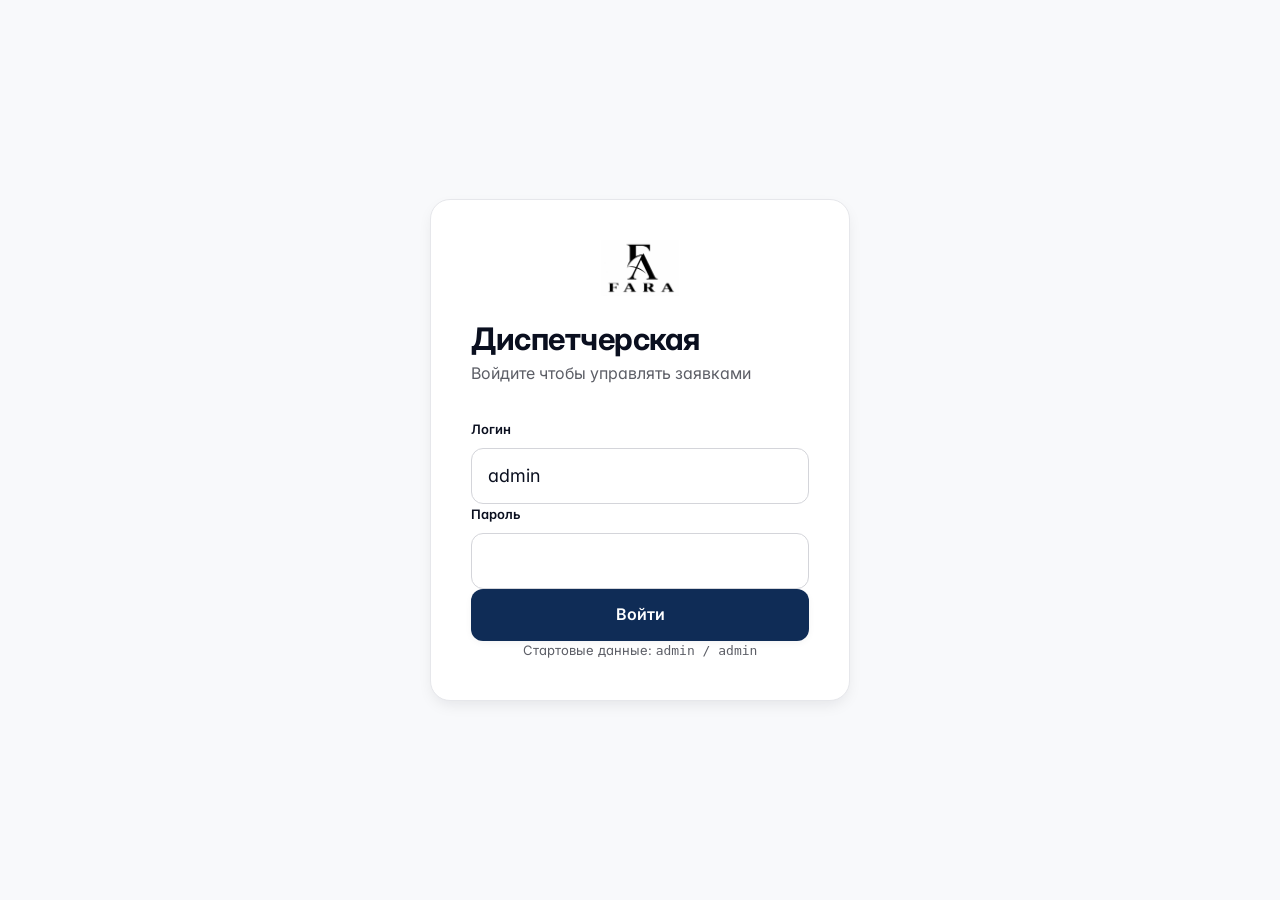
<file: admin/index.html>
<!DOCTYPE html>
<html lang="ru">
<head>
  <meta charset="UTF-8">
  <meta name="viewport" content="width=device-width, initial-scale=1">
  <title>Диспетчерская — Автоперевозки</title>
  <link rel="preconnect" href="https://fonts.googleapis.com">
  <link rel="preconnect" href="https://fonts.gstatic.com" crossorigin>
  <link rel="stylesheet" href="https://fonts.googleapis.com/css2?family=Inter:wght@300;400;500;600;700;800&display=swap">

  <link rel="stylesheet" href="../css/tokens.css">
  <link rel="stylesheet" href="../css/base.css">
  <link rel="stylesheet" href="../css/components.css">
  <link rel="stylesheet" href="admin.css">
</head>
<body>
  <!-- LOGIN VIEW -->
  <div class="auth-view" data-view="login">
    <div class="auth-card">
      <div class="auth-card__brand" style="display: flex; align-items: center; justify-content: center;">
        <img src="../assets/logo.jpg" alt="FARA" style="height: 56px; width: auto;">
      </div>
      <h1 class="t-h2" style="margin-top: 24px;">Диспетчерская</h1>
      <p class="t-muted" style="margin-top: 4px;">Войдите чтобы управлять заявками</p>

      <form class="stack-3" style="margin-top: 32px;" data-login-form novalidate>
        <div class="field">
          <label class="field__label" for="loginUser">Логин</label>
          <input class="input input--lg" id="loginUser" name="username" type="text" autocomplete="username" required value="admin">
        </div>
        <div class="field">
          <label class="field__label" for="loginPass">Пароль</label>
          <input class="input input--lg" id="loginPass" name="password" type="password" autocomplete="current-password" required>
        </div>
        <div class="field__error" data-login-error hidden></div>
        <button class="btn btn--brand btn--lg btn--block" type="submit">Войти</button>
        <p class="t-caption t-muted" style="text-align: center;">Стартовые данные: <code>admin / admin</code></p>
      </form>
    </div>
  </div>

  <!-- APP VIEW -->
  <div class="admin-app" data-view="app" hidden>
    <header class="admin-header">
      <div class="admin-header__brand">
        <img src="../assets/logo.jpg" alt="FARA" style="height: 32px; width: auto;">
        <strong style="margin-left: 12px;">Диспетчерская</strong>
      </div>
      <div class="admin-header__right">
        <a class="btn btn--ghost btn--sm" href="../index.html" target="_blank">Открыть сайт ↗</a>
        <span class="admin-user">
          <div class="avatar avatar--brand avatar--sm" data-user-initials>А</div>
          <span data-user-name>—</span>
        </span>
        <button class="btn btn--text btn--sm" data-logout>Выйти</button>
      </div>
    </header>

    <main class="admin-main">
      <!-- Stats row -->
      <div class="admin-stats" data-stats>
        <div class="stat-card">
          <div class="stat-card__label">Всего заявок</div>
          <div class="stat-card__value" data-stat-total>—</div>
        </div>
        <div class="stat-card">
          <div class="stat-card__label">Новых</div>
          <div class="stat-card__value" data-stat-new>—</div>
        </div>
        <div class="stat-card">
          <div class="stat-card__label">В работе</div>
          <div class="stat-card__value" data-stat-inwork>—</div>
        </div>
        <div class="stat-card">
          <div class="stat-card__label">Завершено</div>
          <div class="stat-card__value" data-stat-completed>—</div>
        </div>
        <div class="stat-card">
          <div class="stat-card__label">Выручка (выполн.)</div>
          <div class="stat-card__value" data-stat-revenue>—</div>
        </div>
      </div>

      <!-- Filters + table -->
      <div class="admin-toolbar">
        <div class="cluster">
          <button class="chip" aria-pressed="true" data-status-filter="">Все</button>
          <button class="chip" aria-pressed="false" data-status-filter="new">Новые</button>
          <button class="chip" aria-pressed="false" data-status-filter="in_work">В работе</button>
          <button class="chip" aria-pressed="false" data-status-filter="driver_assigned">Водитель назначен</button>
          <button class="chip" aria-pressed="false" data-status-filter="completed">Завершено</button>
          <button class="chip" aria-pressed="false" data-status-filter="cancelled">Отменено</button>
        </div>
        <div class="cluster">
          <input class="input input--sm" type="search" placeholder="Поиск по имени, телефону, адресу" data-search style="width: 280px;">
          <button class="btn btn--ghost btn--sm" data-export>
            <svg class="icon" width="14" height="14" viewBox="0 0 24 24" fill="none" stroke="currentColor" stroke-width="2" stroke-linecap="round" stroke-linejoin="round"><path d="M21 15v4a2 2 0 0 1-2 2H5a2 2 0 0 1-2-2v-4"/><polyline points="7 10 12 15 17 10"/><line x1="12" y1="15" x2="12" y2="3"/></svg>
            CSV
          </button>
          <button class="btn btn--ghost btn--sm" data-refresh aria-label="Обновить">
            <svg class="icon" width="14" height="14" viewBox="0 0 24 24" fill="none" stroke="currentColor" stroke-width="2" stroke-linecap="round" stroke-linejoin="round"><polyline points="23 4 23 10 17 10"/><path d="M20.49 15a9 9 0 1 1-2.12-9.36L23 10"/></svg>
            Обновить
          </button>
        </div>
      </div>

      <div class="admin-table-wrap">
        <table class="admin-table">
          <thead>
            <tr>
              <th>#</th>
              <th>Дата</th>
              <th>Маршрут</th>
              <th>Клиент</th>
              <th class="t-num">Сумма</th>
              <th>Тариф</th>
              <th>Статус</th>
              <th>Водитель</th>
            </tr>
          </thead>
          <tbody data-orders-list>
            <tr><td colspan="8" class="admin-table__empty">Загрузка…</td></tr>
          </tbody>
        </table>
      </div>
    </main>

    <!-- Order detail drawer -->
    <div class="drawer" data-drawer hidden>
      <div class="drawer__scrim" data-drawer-close></div>
      <aside class="drawer__panel">
        <div class="drawer__head">
          <div>
            <span class="t-caption t-muted">Заявка</span>
            <h2 class="t-h3" data-drawer-id>#—</h2>
          </div>
          <button class="btn-icon" data-drawer-close aria-label="Закрыть">
            <svg class="icon" viewBox="0 0 24 24" fill="none" stroke="currentColor" stroke-width="2" stroke-linecap="round" stroke-linejoin="round"><line x1="18" y1="6" x2="6" y2="18"/><line x1="6" y1="6" x2="18" y2="18"/></svg>
          </button>
        </div>

        <div class="drawer__body" data-drawer-body>
          <!-- Заполняется JS -->
        </div>
      </aside>
    </div>

    <!-- Toast region -->
    <div class="toast-region" aria-live="polite"></div>
  </div>

  <script type="module" src="admin.js"></script>
</body>
</html>
</file>
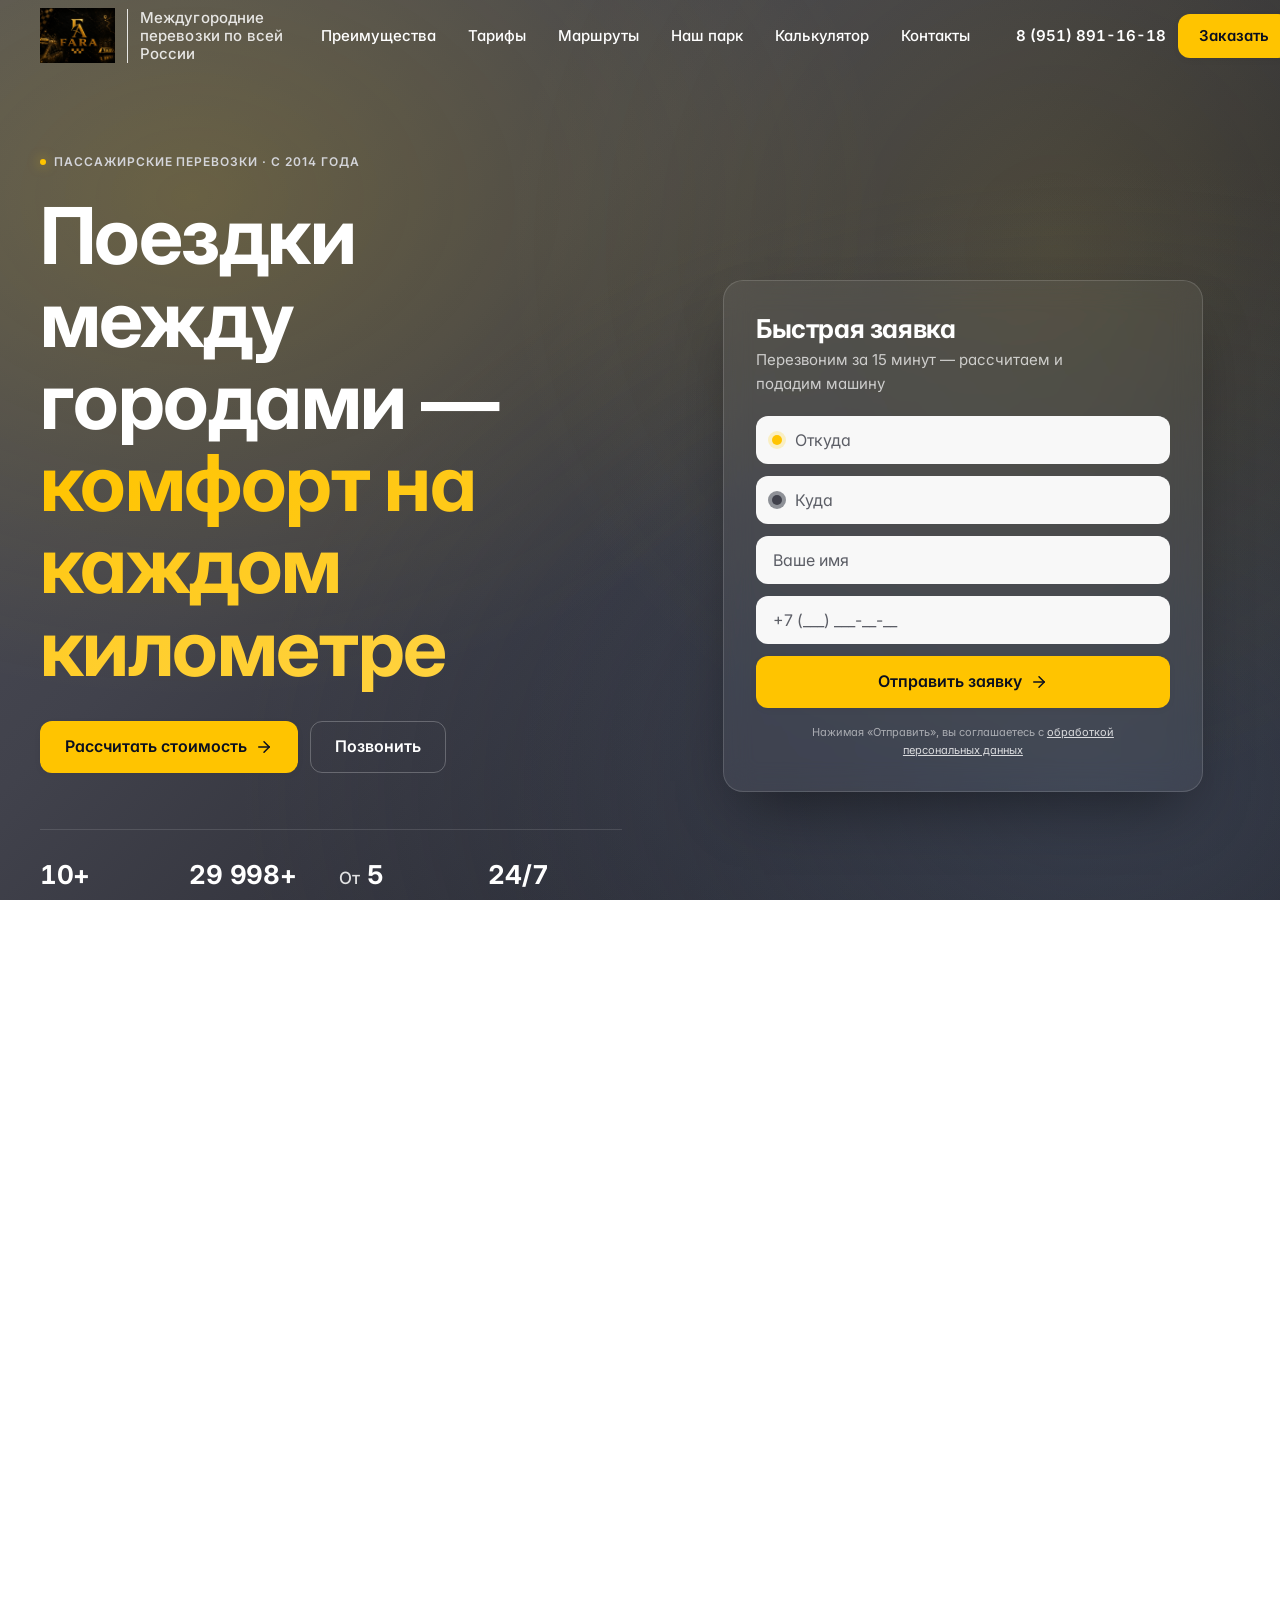
<file: frontend/index.html>
<!DOCTYPE html>
<html lang="ru">
<head>
  <meta charset="UTF-8">
  <meta name="viewport" content="width=device-width, initial-scale=1">
  <meta name="theme-color" content="#41424C">
  <title>FARA — пассажирские перевозки между городами</title>
  <meta name="description" content="FARA — пассажирские перевозки между городами. Рассчитайте стоимость на карте, выберите класс авто и оставьте заявку за минуту.">

  <link rel="icon" type="image/jpeg" href="assets/logo.jpg">
  <link rel="preconnect" href="https://fonts.googleapis.com">
  <link rel="preconnect" href="https://fonts.gstatic.com" crossorigin>
  <link rel="stylesheet" href="https://fonts.googleapis.com/css2?family=Inter:wght@300;400;500;600;700;800&display=swap">

  <link rel="stylesheet" href="css/tokens.css?v=7">
  <link rel="stylesheet" href="css/base.css?v=7">
  <link rel="stylesheet" href="css/layout.css?v=7">
  <link rel="stylesheet" href="css/components.css?v=7">
  <link rel="stylesheet" href="css/header.css?v=7">
  <link rel="stylesheet" href="css/footer.css?v=7">
  <link rel="stylesheet" href="css/pages.css?v=7">
  <link rel="stylesheet" href="css/calc.css?v=7">
</head>
<body>
  <a class="skip-link" href="#main">Перейти к содержимому</a>

  <!-- ====== HEADER ====== -->
  <header class="site-header site-header--on-dark">
    <div class="container site-header__inner">
      <div class="site-header__brand">
        <a class="logo" href="/" aria-label="FARA — на главную">
          <img src="assets/logo.jpg" alt="FARA">
        </a>
        <span class="site-header__tagline">Междугородние<br>перевозки по всей<br>России</span>
      </div>

      <nav class="site-nav" aria-label="Главная навигация">
        <a class="nav-link" href="#advantages">Преимущества</a>
        <a class="nav-link" href="#tariffs">Тарифы</a>
        <a class="nav-link" href="#popular-routes">Маршруты</a>
        <a class="nav-link" href="#fleet">Наш парк</a>
        <a class="nav-link" href="#calculator">Калькулятор</a>
        <a class="nav-link" href="#contacts">Контакты</a>
      </nav>

      <div class="site-header__right">
        <a class="header-phone" href="tel:+79518911618">
          <svg class="icon" viewBox="0 0 24 24" fill="none" stroke="currentColor" stroke-width="2" stroke-linecap="round" stroke-linejoin="round"><path d="M22 16.92v3a2 2 0 0 1-2.18 2 19.79 19.79 0 0 1-8.63-3.07 19.5 19.5 0 0 1-6-6 19.79 19.79 0 0 1-3.07-8.67A2 2 0 0 1 4.11 2h3a2 2 0 0 1 2 1.72 12.84 12.84 0 0 0 .7 2.81 2 2 0 0 1-.45 2.11L8.09 9.91a16 16 0 0 0 6 6l1.27-1.27a2 2 0 0 1 2.11-.45 12.84 12.84 0 0 0 2.81.7A2 2 0 0 1 22 16.92z"/></svg>
          8 (951) 891-16-18
        </a>
        <a class="btn btn--primary" href="#calculator">Заказать</a>
        <button class="btn-burger" data-menu-open aria-label="Открыть меню">
          <span class="btn-burger__lines"><span></span></span>
        </button>
      </div>
    </div>
  </header>

  <div class="mobile-menu" aria-hidden="true">
    <div class="mobile-menu__head">
      <span class="logo"><img src="assets/logo.jpg" alt="FARA"></span>
      <button class="btn-icon" data-menu-close aria-label="Закрыть" style="color: white;">
        <svg class="icon" viewBox="0 0 24 24" fill="none" stroke="currentColor" stroke-width="2" stroke-linecap="round" stroke-linejoin="round"><line x1="18" y1="6" x2="6" y2="18"/><line x1="6" y1="6" x2="18" y2="18"/></svg>
      </button>
    </div>
    <nav class="mobile-menu__list">
      <a class="mobile-menu__link" href="#advantages">Преимущества</a>
      <a class="mobile-menu__link" href="#tariffs">Тарифы</a>
      <a class="mobile-menu__link" href="#popular-routes">Маршруты</a>
      <a class="mobile-menu__link" href="#fleet">Наш парк</a>
      <a class="mobile-menu__link" href="#calculator">Калькулятор</a>
      <a class="mobile-menu__link" href="#contacts">Контакты</a>
    </nav>
    <div class="mobile-menu__contacts">
      <a class="btn btn--primary btn--lg btn--block" href="tel:+79518911618">
        <svg class="icon" viewBox="0 0 24 24" fill="none" stroke="currentColor" stroke-width="2" stroke-linecap="round" stroke-linejoin="round"><path d="M22 16.92v3a2 2 0 0 1-2.18 2 19.79 19.79 0 0 1-8.63-3.07 19.5 19.5 0 0 1-6-6 19.79 19.79 0 0 1-3.07-8.67A2 2 0 0 1 4.11 2h3a2 2 0 0 1 2 1.72 12.84 12.84 0 0 0 .7 2.81 2 2 0 0 1-.45 2.11L8.09 9.91a16 16 0 0 0 6 6l1.27-1.27a2 2 0 0 1 2.11-.45 12.84 12.84 0 0 0 2.81.7A2 2 0 0 1 22 16.92z"/></svg>
        8 (951) 891-16-18
      </a>
      <a class="btn btn--ghost-light btn--lg btn--block" href="#calculator">Рассчитать</a>
    </div>
  </div>

  <!-- ====== MAIN ====== -->
  <main id="main" class="main">

    <!-- HERO -->
    <section class="hero" data-reveal>
      <div class="container hero__inner">
        <div class="hero__content">
          <span class="eyebrow eyebrow--light">Пассажирские перевозки · с 2014 года</span>
          <h1 class="hero__headline">
            Поездки между городами —<br>
            <em>комфорт на каждом километре</em>
          </h1>
          <div class="hero__actions">
            <a class="btn btn--primary btn--lg" href="#calculator">
              Рассчитать стоимость
              <svg class="icon" viewBox="0 0 24 24" fill="none" stroke="currentColor" stroke-width="2" stroke-linecap="round" stroke-linejoin="round"><line x1="5" y1="12" x2="19" y2="12"/><polyline points="12 5 19 12 12 19"/></svg>
            </a>
            <a class="btn btn--ghost-light btn--lg" href="tel:+79518911618">Позвонить</a>
          </div>

          <div class="hero__trust">
            <div class="hero__trust-item">
              <span class="hero__trust-value" data-count="10" data-count-suffix="+">0</span>
              <span class="hero__trust-label">лет на рынке</span>
            </div>
            <div class="hero__trust-item">
              <span class="hero__trust-value" data-count="30000" data-count-suffix="+">0</span>
              <span class="hero__trust-label">поездок</span>
            </div>
            <div class="hero__trust-item">
              <span class="hero__trust-value"><span class="hero__trust-prefix">От </span><span data-count="5">0</span></span>
              <span class="hero__trust-label">минут до подачи</span>
            </div>
            <div class="hero__trust-item">
              <span class="hero__trust-value" data-count="24" data-count-suffix="/7">0</span>
              <span class="hero__trust-label">диспетчерская</span>
            </div>
          </div>
        </div>

        <aside class="hero__form-card" aria-labelledby="hero-form-title">
          <h2 id="hero-form-title" class="hero__form-title">Быстрая заявка</h2>
          <p class="hero__form-sub">Перезвоним за 15 минут — рассчитаем и подадим машину</p>

          <form class="hero__form" data-hero-form novalidate>
            <div class="hero__form-row">
              <span class="hero__form-pin hero__form-pin--from"></span>
              <input class="input" type="text" name="from" placeholder="Откуда" required autocomplete="off">
            </div>
            <div class="hero__form-row">
              <span class="hero__form-pin hero__form-pin--to"></span>
              <input class="input" type="text" name="to" placeholder="Куда" required autocomplete="off">
            </div>
            <input class="input" type="text" name="name" placeholder="Ваше имя" required autocomplete="name">
            <input class="input" type="tel" name="phone" placeholder="+7 (___) ___-__-__" required autocomplete="tel">

            <div class="hero__form-error" data-hero-error hidden></div>

            <button class="btn btn--primary btn--lg btn--block" type="submit" data-hero-submit>
              Отправить заявку
              <svg class="icon" viewBox="0 0 24 24" fill="none" stroke="currentColor" stroke-width="2" stroke-linecap="round" stroke-linejoin="round"><line x1="5" y1="12" x2="19" y2="12"/><polyline points="12 5 19 12 12 19"/></svg>
            </button>

            <p class="hero__form-note">
              Нажимая «Отправить», вы соглашаетесь с <a href="/privacy">обработкой персональных данных</a>
            </p>
          </form>

          <div class="hero__form-success" data-hero-success hidden>
            <div class="calc-success__icon">
              <svg class="icon" viewBox="0 0 24 24" fill="none" stroke="currentColor" stroke-width="2.5" stroke-linecap="round" stroke-linejoin="round"><polyline points="20 6 9 17 4 12"/></svg>
            </div>
            <h3 class="hero__form-title" style="margin-top:12px;">Заявка принята</h3>
            <p class="hero__form-sub">Номер заявки: <span data-hero-id>—</span></p>
            <p class="hero__form-sub">Диспетчер перезвонит в течение 15 минут.</p>
            <button class="btn btn--ghost-light" type="button" data-hero-reset style="margin-top:16px;">Создать ещё одну</button>
          </div>
        </aside>
      </div>
    </section>

    <!-- ADVANTAGES -->
    <section class="section" id="advantages">
      <div class="container">
        <div class="section-head section-head--center" data-reveal>
          <span class="eyebrow">Почему мы</span>
          <h2 class="section-head__title">Перевозки, на которые можно положиться</h2>
        </div>

        <div class="grid grid--3" data-reveal-stagger>
          <div class="adv-card">
            <div class="adv-card__icon">
              <svg class="icon" viewBox="0 0 24 24" fill="none" stroke="currentColor" stroke-width="1.7" stroke-linecap="round" stroke-linejoin="round"><path d="M16 21v-2a4 4 0 0 0-4-4H6a4 4 0 0 0-4 4v2"/><circle cx="9" cy="7" r="4"/><path d="M22 21v-2a4 4 0 0 0-3-3.87"/></svg>
            </div>
            <h3 class="adv-card__title">Опытные водители</h3>
            <p class="adv-card__desc">Стаж от 7 лет, знают регион «как свои пять пальцев».</p>
          </div>
          <div class="adv-card">
            <div class="adv-card__icon">
              <svg class="icon" viewBox="0 0 24 24" fill="none" stroke="currentColor" stroke-width="1.7" stroke-linecap="round" stroke-linejoin="round"><circle cx="12" cy="12" r="10"/><polyline points="12 6 12 12 16 14"/></svg>
            </div>
            <h3 class="adv-card__title">Подача за 5 минут</h3>
            <p class="adv-card__desc">Если выезд по городу — приедем за 5 минут. Загородный — оперативно по расписанию.</p>
          </div>
          <div class="adv-card">
            <div class="adv-card__icon">
              <svg class="icon" viewBox="0 0 24 24" fill="none" stroke="currentColor" stroke-width="1.7" stroke-linecap="round" stroke-linejoin="round"><line x1="12" y1="1" x2="12" y2="23"/><path d="M17 5H9.5a3.5 3.5 0 0 0 0 7h5a3.5 3.5 0 0 1 0 7H6"/></svg>
            </div>
            <h3 class="adv-card__title">Фиксированная цена</h3>
            <p class="adv-card__desc">Никаких доплат «за пробки» или «за ожидание». Сумма из калькулятора — итоговая.</p>
          </div>
          <div class="adv-card">
            <div class="adv-card__icon">
              <svg class="icon" viewBox="0 0 24 24" fill="none" stroke="currentColor" stroke-width="1.7" stroke-linecap="round" stroke-linejoin="round"><path d="M21 11.5a8.38 8.38 0 0 1-.9 3.8 8.5 8.5 0 0 1-7.6 4.7 8.38 8.38 0 0 1-3.8-.9L3 21l1.9-5.7a8.38 8.38 0 0 1-.9-3.8 8.5 8.5 0 0 1 4.7-7.6 8.38 8.38 0 0 1 3.8-.9h.5a8.48 8.48 0 0 1 8 8v.5z"/></svg>
            </div>
            <h3 class="adv-card__title">Поддержка 24/7</h3>
            <p class="adv-card__desc">Диспетчер на связи в любое время — звонок, WhatsApp, Telegram.</p>
          </div>
          <div class="adv-card">
            <div class="adv-card__icon">
              <svg class="icon" viewBox="0 0 24 24" fill="none" stroke="currentColor" stroke-width="1.7" stroke-linecap="round" stroke-linejoin="round"><path d="M9 11H1l8-8 8 8h-8v10"/></svg>
            </div>
            <h3 class="adv-card__title">Безналичный расчёт</h3>
            <p class="adv-card__desc">Переводы, СБП, расчёт по договору для юрлиц с предоставлением закрывающих документов.</p>
          </div>
        </div>
      </div>
    </section>

    <!-- TARIFFS -->
    <section class="section section--mute" id="tariffs">
      <div class="container">
        <div class="section-head section-head--center" data-reveal>
          <span class="eyebrow">Тарифы</span>
          <h2 class="section-head__title">Класс под любую задачу</h2>
          <p class="section-head__lead">От Стандарта для повседневных поездок до Премиума для встреч и переговоров.</p>
        </div>

        <div class="grid grid--3" data-reveal-stagger>
          <article class="tariff-card">
            <div class="tariff-card__visual">
              <img src="assets/tariffs/standart.jpg" alt="Тариф Стандарт" loading="lazy">
            </div>
            <h3 class="tariff-card__name">Стандарт</h3>
            <p class="tariff-card__desc">Solaris, Rio, Polo, Vesta — для 1–3 пассажиров</p>
            <div class="tariff-card__price">
              <span class="tariff-card__price-prefix">от</span>
              <span class="tariff-card__price-value">25</span>
              <span class="tariff-card__price-period">₽/км</span>
            </div>
            <ul class="tariff-card__features">
              <li class="tariff-card__feature">
                <svg class="icon" viewBox="0 0 24 24" fill="none" stroke="currentColor" stroke-width="2.5" stroke-linecap="round" stroke-linejoin="round"><polyline points="20 6 9 17 4 12"/></svg>
                3 пассажира + багаж
              </li>
              <li class="tariff-card__feature">
                <svg class="icon" viewBox="0 0 24 24" fill="none" stroke="currentColor" stroke-width="2.5" stroke-linecap="round" stroke-linejoin="round"><polyline points="20 6 9 17 4 12"/></svg>
                Кондиционер
              </li>
            </ul>
          </article>

          <article class="tariff-card">
            <div class="tariff-card__visual">
              <img src="assets/tariffs/comfort.jpg" alt="Тариф Комфорт" loading="lazy">
            </div>
            <h3 class="tariff-card__name">Комфорт</h3>
            <p class="tariff-card__desc">Cerato, Octavia, Sonata, Passat — для 1–4 пассажиров</p>
            <div class="tariff-card__price">
              <span class="tariff-card__price-prefix">от</span>
              <span class="tariff-card__price-value">30</span>
              <span class="tariff-card__price-period">₽/км</span>
            </div>
            <ul class="tariff-card__features">
              <li class="tariff-card__feature">
                <svg class="icon" viewBox="0 0 24 24" fill="none" stroke="currentColor" stroke-width="2.5" stroke-linecap="round" stroke-linejoin="round"><polyline points="20 6 9 17 4 12"/></svg>
                4 пассажира + багаж
              </li>
              <li class="tariff-card__feature">
                <svg class="icon" viewBox="0 0 24 24" fill="none" stroke="currentColor" stroke-width="2.5" stroke-linecap="round" stroke-linejoin="round"><polyline points="20 6 9 17 4 12"/></svg>
                Климат, USB
              </li>
              <li class="tariff-card__feature">
                <svg class="icon" viewBox="0 0 24 24" fill="none" stroke="currentColor" stroke-width="2.5" stroke-linecap="round" stroke-linejoin="round"><polyline points="20 6 9 17 4 12"/></svg>
                Бутылка воды в подарок
              </li>
            </ul>
          </article>

          <article class="tariff-card tariff-card--recommended">
            <span class="badge badge--amber tariff-card__badge">Чаще выбирают</span>
            <div class="tariff-card__visual">
              <img src="assets/tariffs/comfort-plus.png" alt="Тариф Комфорт+" loading="lazy">
            </div>
            <h3 class="tariff-card__name">Комфорт+</h3>
            <p class="tariff-card__desc">Camry, K5 — премиум-седаны для 1–4 пассажиров</p>
            <div class="tariff-card__price">
              <span class="tariff-card__price-prefix">от</span>
              <span class="tariff-card__price-value">35</span>
              <span class="tariff-card__price-period">₽/км</span>
            </div>
            <ul class="tariff-card__features">
              <li class="tariff-card__feature">
                <svg class="icon" viewBox="0 0 24 24" fill="none" stroke="currentColor" stroke-width="2.5" stroke-linecap="round" stroke-linejoin="round"><polyline points="20 6 9 17 4 12"/></svg>
                4 пассажира + большой багаж
              </li>
              <li class="tariff-card__feature">
                <svg class="icon" viewBox="0 0 24 24" fill="none" stroke="currentColor" stroke-width="2.5" stroke-linecap="round" stroke-linejoin="round"><polyline points="20 6 9 17 4 12"/></svg>
                Кожаный салон, Wi-Fi
              </li>
              <li class="tariff-card__feature">
                <svg class="icon" viewBox="0 0 24 24" fill="none" stroke="currentColor" stroke-width="2.5" stroke-linecap="round" stroke-linejoin="round"><polyline points="20 6 9 17 4 12"/></svg>
                Тише и плавнее в дороге
              </li>
            </ul>
          </article>

          <article class="tariff-card">
            <div class="tariff-card__visual">
              <img src="assets/tariffs/compact-van.jpg" alt="Тариф Компактвэн" loading="lazy">
            </div>
            <h3 class="tariff-card__name">Компактвэн</h3>
            <p class="tariff-card__desc">Opel Zafira и аналоги — для 4–5 пассажиров с багажом</p>
            <div class="tariff-card__price">
              <span class="tariff-card__price-prefix">от</span>
              <span class="tariff-card__price-value">40</span>
              <span class="tariff-card__price-period">₽/км</span>
            </div>
            <ul class="tariff-card__features">
              <li class="tariff-card__feature">
                <svg class="icon" viewBox="0 0 24 24" fill="none" stroke="currentColor" stroke-width="2.5" stroke-linecap="round" stroke-linejoin="round"><polyline points="20 6 9 17 4 12"/></svg>
                5 пассажиров + объёмный багаж
              </li>
              <li class="tariff-card__feature">
                <svg class="icon" viewBox="0 0 24 24" fill="none" stroke="currentColor" stroke-width="2.5" stroke-linecap="round" stroke-linejoin="round"><polyline points="20 6 9 17 4 12"/></svg>
                Складные сиденья
              </li>
              <li class="tariff-card__feature">
                <svg class="icon" viewBox="0 0 24 24" fill="none" stroke="currentColor" stroke-width="2.5" stroke-linecap="round" stroke-linejoin="round"><polyline points="20 6 9 17 4 12"/></svg>
                Детское кресло по запросу
              </li>
            </ul>
          </article>

          <article class="tariff-card">
            <div class="tariff-card__visual">
              <img src="assets/tariffs/minivan.jpg" alt="Тариф Минивэн" loading="lazy">
            </div>
            <h3 class="tariff-card__name">Минивэн</h3>
            <p class="tariff-card__desc">Hyundai Palisade — для группы 6–8 человек</p>
            <div class="tariff-card__price">
              <span class="tariff-card__price-prefix">от</span>
              <span class="tariff-card__price-value">45</span>
              <span class="tariff-card__price-period">₽/км</span>
            </div>
            <ul class="tariff-card__features">
              <li class="tariff-card__feature">
                <svg class="icon" viewBox="0 0 24 24" fill="none" stroke="currentColor" stroke-width="2.5" stroke-linecap="round" stroke-linejoin="round"><polyline points="20 6 9 17 4 12"/></svg>
                До 8 пассажиров
              </li>
              <li class="tariff-card__feature">
                <svg class="icon" viewBox="0 0 24 24" fill="none" stroke="currentColor" stroke-width="2.5" stroke-linecap="round" stroke-linejoin="round"><polyline points="20 6 9 17 4 12"/></svg>
                Большой багажник
              </li>
              <li class="tariff-card__feature">
                <svg class="icon" viewBox="0 0 24 24" fill="none" stroke="currentColor" stroke-width="2.5" stroke-linecap="round" stroke-linejoin="round"><polyline points="20 6 9 17 4 12"/></svg>
                Свадьбы, делегации, аэропорт
              </li>
            </ul>
          </article>

          <article class="tariff-card">
            <div class="tariff-card__visual">
              <img src="assets/tariffs/business.jpg" alt="Тариф Бизнес" loading="lazy">
            </div>
            <h3 class="tariff-card__name">Бизнес</h3>
            <p class="tariff-card__desc">BMW 5, Audi A6, Mercedes GLC, Mercedes E-class — для VIP и переговоров</p>
            <div class="tariff-card__price">
              <span class="tariff-card__price-prefix">от</span>
              <span class="tariff-card__price-value">50</span>
              <span class="tariff-card__price-period">₽/км</span>
            </div>
            <ul class="tariff-card__features">
              <li class="tariff-card__feature">
                <svg class="icon" viewBox="0 0 24 24" fill="none" stroke="currentColor" stroke-width="2.5" stroke-linecap="round" stroke-linejoin="round"><polyline points="20 6 9 17 4 12"/></svg>
                3 пассажира · премиум-салон
              </li>
              <li class="tariff-card__feature">
                <svg class="icon" viewBox="0 0 24 24" fill="none" stroke="currentColor" stroke-width="2.5" stroke-linecap="round" stroke-linejoin="round"><polyline points="20 6 9 17 4 12"/></svg>
                Wi-Fi, зарядки
              </li>
              <li class="tariff-card__feature">
                <svg class="icon" viewBox="0 0 24 24" fill="none" stroke="currentColor" stroke-width="2.5" stroke-linecap="round" stroke-linejoin="round"><polyline points="20 6 9 17 4 12"/></svg>
                Дресс-код водителя
              </li>
            </ul>
          </article>
        </div>

        <!-- Премиум — отдельным акцентным блоком -->
        <div class="tariff-premium" data-reveal>
          <div class="tariff-premium__visual">
            <img src="assets/tariffs/premium.jpg" alt="Тариф Премиум" loading="lazy">
          </div>
          <div class="tariff-premium__content">
            <span class="badge badge--amber">👑 Премиум-класс</span>
            <h3 class="tariff-premium__name">Премиум</h3>
            <p class="tariff-premium__desc">
              Mercedes-Maybach, Mercedes S-class — флагманские седаны для встреч, переговоров,
              трансферов VIP-гостей. Дресс-код водителя, Wi-Fi, минибар, премиум-салон.
            </p>
            <div class="tariff-premium__footer">
              <div class="tariff-card__price">
                <span class="tariff-card__price-prefix">от</span>
                <span class="tariff-card__price-value">100</span>
                <span class="tariff-card__price-period">₽/км</span>
              </div>
              <a class="btn btn--primary" href="#calculator">Заказать</a>
            </div>
          </div>
        </div>
      </div>
    </section>

    <!-- POPULAR ROUTES -->
    <section class="section" id="popular-routes">
      <div class="container">
        <div class="section-head section-head--center" data-reveal>
          <span class="eyebrow">Популярные маршруты</span>
          <h2 class="section-head__title">Сколько стоит поехать</h2>
          <p class="section-head__lead">Ориентировочная стоимость по тарифу «Стандарт» (25 ₽/км). Точную сумму с учётом адреса и класса авто рассчитает калькулятор ниже.</p>
        </div>

        <div class="routes-grid" data-reveal-stagger>
          <a class="route-card" href="#calculator">
            <div class="route-card__head">
              <span class="route-card__city">Казань</span>
              <svg class="route-card__arrow" viewBox="0 0 24 24" fill="none" stroke="currentColor" stroke-width="2" stroke-linecap="round" stroke-linejoin="round"><line x1="5" y1="12" x2="19" y2="12"/><polyline points="12 5 19 12 12 19"/></svg>
              <span class="route-card__city">Москва</span>
            </div>
            <div class="route-card__meta">
              <span>≈ 820 км</span>
              <span>≈ 12 ч в пути</span>
            </div>
            <div class="route-card__price">
              <span class="route-card__price-from">от</span>
              <span class="route-card__price-value">20 500&nbsp;₽</span>
            </div>
          </a>

          <a class="route-card" href="#calculator">
            <div class="route-card__head">
              <span class="route-card__city">Казань</span>
              <svg class="route-card__arrow" viewBox="0 0 24 24" fill="none" stroke="currentColor" stroke-width="2" stroke-linecap="round" stroke-linejoin="round"><line x1="5" y1="12" x2="19" y2="12"/><polyline points="12 5 19 12 12 19"/></svg>
              <span class="route-card__city">Нижний Новгород</span>
            </div>
            <div class="route-card__meta">
              <span>≈ 395 км</span>
              <span>≈ 6 ч в пути</span>
            </div>
            <div class="route-card__price">
              <span class="route-card__price-from">от</span>
              <span class="route-card__price-value">9 875&nbsp;₽</span>
            </div>
          </a>

          <a class="route-card" href="#calculator">
            <div class="route-card__head">
              <span class="route-card__city">Казань</span>
              <svg class="route-card__arrow" viewBox="0 0 24 24" fill="none" stroke="currentColor" stroke-width="2" stroke-linecap="round" stroke-linejoin="round"><line x1="5" y1="12" x2="19" y2="12"/><polyline points="12 5 19 12 12 19"/></svg>
              <span class="route-card__city">Самара</span>
            </div>
            <div class="route-card__meta">
              <span>≈ 365 км</span>
              <span>≈ 5 ч 30 мин</span>
            </div>
            <div class="route-card__price">
              <span class="route-card__price-from">от</span>
              <span class="route-card__price-value">9 125&nbsp;₽</span>
            </div>
          </a>

          <a class="route-card" href="#calculator">
            <div class="route-card__head">
              <span class="route-card__city">Казань</span>
              <svg class="route-card__arrow" viewBox="0 0 24 24" fill="none" stroke="currentColor" stroke-width="2" stroke-linecap="round" stroke-linejoin="round"><line x1="5" y1="12" x2="19" y2="12"/><polyline points="12 5 19 12 12 19"/></svg>
              <span class="route-card__city">Уфа</span>
            </div>
            <div class="route-card__meta">
              <span>≈ 525 км</span>
              <span>≈ 8 ч в пути</span>
            </div>
            <div class="route-card__price">
              <span class="route-card__price-from">от</span>
              <span class="route-card__price-value">13 125&nbsp;₽</span>
            </div>
          </a>

          <a class="route-card" href="#calculator">
            <div class="route-card__head">
              <span class="route-card__city">Казань</span>
              <svg class="route-card__arrow" viewBox="0 0 24 24" fill="none" stroke="currentColor" stroke-width="2" stroke-linecap="round" stroke-linejoin="round"><line x1="5" y1="12" x2="19" y2="12"/><polyline points="12 5 19 12 12 19"/></svg>
              <span class="route-card__city">Чебоксары</span>
            </div>
            <div class="route-card__meta">
              <span>≈ 140 км</span>
              <span>≈ 2 ч в пути</span>
            </div>
            <div class="route-card__price">
              <span class="route-card__price-from">от</span>
              <span class="route-card__price-value">3 500&nbsp;₽</span>
            </div>
          </a>

          <a class="route-card" href="#calculator">
            <div class="route-card__head">
              <span class="route-card__city">Казань</span>
              <svg class="route-card__arrow" viewBox="0 0 24 24" fill="none" stroke="currentColor" stroke-width="2" stroke-linecap="round" stroke-linejoin="round"><line x1="5" y1="12" x2="19" y2="12"/><polyline points="12 5 19 12 12 19"/></svg>
              <span class="route-card__city">Ульяновск</span>
            </div>
            <div class="route-card__meta">
              <span>≈ 220 км</span>
              <span>≈ 3 ч 30 мин</span>
            </div>
            <div class="route-card__price">
              <span class="route-card__price-from">от</span>
              <span class="route-card__price-value">5 500&nbsp;₽</span>
            </div>
          </a>

          <a class="route-card" href="#calculator">
            <div class="route-card__head">
              <span class="route-card__city">Москва</span>
              <svg class="route-card__arrow" viewBox="0 0 24 24" fill="none" stroke="currentColor" stroke-width="2" stroke-linecap="round" stroke-linejoin="round"><line x1="5" y1="12" x2="19" y2="12"/><polyline points="12 5 19 12 12 19"/></svg>
              <span class="route-card__city">Санкт-Петербург</span>
            </div>
            <div class="route-card__meta">
              <span>≈ 705 км</span>
              <span>≈ 9 ч в пути</span>
            </div>
            <div class="route-card__price">
              <span class="route-card__price-from">от</span>
              <span class="route-card__price-value">17 625&nbsp;₽</span>
            </div>
          </a>

          <a class="route-card" href="#calculator">
            <div class="route-card__head">
              <span class="route-card__city">Нижний Новгород</span>
              <svg class="route-card__arrow" viewBox="0 0 24 24" fill="none" stroke="currentColor" stroke-width="2" stroke-linecap="round" stroke-linejoin="round"><line x1="5" y1="12" x2="19" y2="12"/><polyline points="12 5 19 12 12 19"/></svg>
              <span class="route-card__city">Москва</span>
            </div>
            <div class="route-card__meta">
              <span>≈ 425 км</span>
              <span>≈ 6 ч 30 мин</span>
            </div>
            <div class="route-card__price">
              <span class="route-card__price-from">от</span>
              <span class="route-card__price-value">10 625&nbsp;₽</span>
            </div>
          </a>
        </div>

        <p class="routes-note" data-reveal>
          Стоимость указана для тарифа «Стандарт» в одну сторону. Для премиум-классов или групповых поездок выберите нужный тариф в калькуляторе.
        </p>
      </div>
    </section>

    <!-- CALCULATOR -->
    <section class="section section--mute calc-section" id="calculator">
      <div class="container">
        <div class="section-head section-head--center" data-reveal>
          <span class="eyebrow">Калькулятор заказа</span>
          <h2 class="section-head__title">Рассчитайте поездку за минуту</h2>
          <p class="section-head__lead">Введите адреса — мы построим маршрут и покажем точную стоимость.</p>
        </div>

        <div class="calc" data-reveal>
          <form class="calc__form" data-calc-form novalidate>
            <h3 class="calc__title">Маршрут поездки</h3>

            <div class="calc__addresses">
              <div class="calc-addr calc-addr--has-status">
                <span class="calc-addr__pin calc-addr__pin--from"></span>
                <input class="input" type="text" placeholder="Откуда — например, Краснодар, ул. Северная" data-calc-from required autocomplete="off">
                <span class="calc-addr__status" data-status-from></span>
                <div class="suggest" data-suggest-from></div>
              </div>
              <div class="calc-addr calc-addr--has-status" data-has-swap>
                <span class="calc-addr__pin calc-addr__pin--to"></span>
                <input class="input" type="text" placeholder="Куда — например, Сочи, аэропорт" data-calc-to required autocomplete="off">
                <span class="calc-addr__status" data-status-to></span>
                <button type="button" class="calc__swap" data-calc-swap aria-label="Поменять местами">
                  <svg width="14" height="14" viewBox="0 0 24 24" fill="none" stroke="currentColor" stroke-width="2" stroke-linecap="round" stroke-linejoin="round"><path d="M7 16V4M7 4L3 8M7 4L11 8M17 8V20M17 20L13 16M17 20L21 16"/></svg>
                </button>
                <div class="suggest" data-suggest-to></div>
              </div>
            </div>

            <p class="calc__notice">
              <svg width="16" height="16" viewBox="0 0 24 24" fill="none" stroke="currentColor" stroke-width="2" stroke-linecap="round" stroke-linejoin="round"><circle cx="12" cy="12" r="10"/><line x1="12" y1="8" x2="12" y2="12"/><line x1="12" y1="16" x2="12.01" y2="16"/></svg>
              Принимаем только <b>межгородние поездки</b>
            </p>

            <div class="field">
              <label class="field__label">Класс автомобиля</label>
              <div class="calc__tariffs">
                <label class="radio-card">
                  <input type="radio" name="tariff" value="standard" data-tariff-radio data-rate="32" data-display-rate="25">
                  <span class="radio-card__title">Стандарт</span>
                  <span class="radio-card__desc">Polo, Rio, Solaris</span>
                  <span class="radio-card__price">от 25 ₽/км</span>
                </label>
                <label class="radio-card">
                  <input type="radio" name="tariff" value="comfort" data-tariff-radio data-rate="35" data-display-rate="30">
                  <span class="radio-card__title">Комфорт</span>
                  <span class="radio-card__desc">Octavia, Passat</span>
                  <span class="radio-card__price">от 30 ₽/км</span>
                </label>
                <label class="radio-card is-selected">
                  <input type="radio" name="tariff" value="comfort_plus" data-tariff-radio data-rate="40" data-display-rate="35" checked>
                  <span class="radio-card__title">Комфорт+</span>
                  <span class="radio-card__desc">Camry, K5</span>
                  <span class="radio-card__price">от 35 ₽/км</span>
                </label>
                <label class="radio-card">
                  <input type="radio" name="tariff" value="compact_van" data-tariff-radio data-rate="45" data-display-rate="40">
                  <span class="radio-card__title">Компактвэн</span>
                  <span class="radio-card__desc">Zafira · 4–5 пасс.</span>
                  <span class="radio-card__price">от 40 ₽/км</span>
                </label>
                <label class="radio-card">
                  <input type="radio" name="tariff" value="minivan" data-tariff-radio data-rate="50" data-display-rate="45">
                  <span class="radio-card__title">Минивэн</span>
                  <span class="radio-card__desc">Palisade · 6–8 пасс.</span>
                  <span class="radio-card__price">от 45 ₽/км</span>
                </label>
                <label class="radio-card">
                  <input type="radio" name="tariff" value="business" data-tariff-radio data-rate="55" data-display-rate="50">
                  <span class="radio-card__title">Бизнес</span>
                  <span class="radio-card__desc">BMW 5, Audi A6</span>
                  <span class="radio-card__price">от 50 ₽/км</span>
                </label>
                <label class="radio-card" style="grid-column: span 2;">
                  <input type="radio" name="tariff" value="premium" data-tariff-radio data-rate="100" data-display-rate="100">
                  <span class="radio-card__title">👑 Премиум</span>
                  <span class="radio-card__desc">Mercedes-Maybach, Mercedes E-class</span>
                  <span class="radio-card__price">от 100 ₽/км</span>
                </label>
              </div>
            </div>

            <div class="calc__summary" data-calc-summary>
              <div class="calc__summary-row">
                <span class="calc__summary-label">Расстояние</span>
                <span class="calc__summary-value calc__summary-value--placeholder" data-summary-distance>— км</span>
              </div>
              <div class="calc__summary-row">
                <span class="calc__summary-label">Время в пути</span>
                <span class="calc__summary-value calc__summary-value--placeholder" data-summary-time>—</span>
              </div>
              <div class="calc__summary-row">
                <span class="calc__summary-label">Тариф</span>
                <span class="calc__summary-value" data-summary-rate>35 ₽/км · Комфорт+</span>
              </div>
              <div class="calc__summary-row calc__summary-row--stack">
                <span class="calc__summary-label">Маршрут</span>
                <span class="calc__summary-value calc__summary-value--placeholder" data-summary-route>—</span>
              </div>
              <div class="calc__summary-total">
                <span class="calc__summary-total-label">Стоимость поездки</span>
                <span class="calc__summary-total-value calc__summary-total-value--zero" data-summary-total>0 ₽</span>
              </div>
              <p class="calc__summary-prepay">
                <svg class="icon" viewBox="0 0 24 24" fill="none" stroke="currentColor" stroke-width="2.5" stroke-linecap="round" stroke-linejoin="round" aria-hidden="true"><polyline points="20 6 9 17 4 12"/></svg>
                Поездка без предоплаты
              </p>
              <p class="calc__summary-hint" data-summary-hint>Введите адреса — стоимость рассчитается автоматически</p>
            </div>

            <div class="field">
              <label class="field__label field__label--required">Контактные данные</label>
              <div class="calc__contact-fields">
                <input class="input" type="text" placeholder="Ваше имя" data-calc-name required>
                <input class="input" type="tel" placeholder="+7 (___) ___-__-__" data-calc-phone required>
              </div>
              <textarea class="textarea" placeholder="Когда подать, особые пожелания, кол-во пассажиров" data-calc-comment rows="2"></textarea>
            </div>

            <div class="field">
              <label class="field__label">Удобный способ связи</label>
              <div class="cluster">
                <label class="check">
                  <input class="check__input" type="radio" name="contact-way" value="call" checked>
                  <span class="check__label">Звонок</span>
                </label>
                <label class="check">
                  <input class="check__input" type="radio" name="contact-way" value="whatsapp">
                  <span class="check__label">WhatsApp</span>
                </label>
                <label class="check">
                  <input class="check__input" type="radio" name="contact-way" value="telegram">
                  <span class="check__label">Telegram</span>
                </label>
              </div>
            </div>

            <label class="check">
              <input class="check__input" type="checkbox" required checked>
              <span class="check__label t-caption t-muted">
                Согласен на обработку персональных данных в соответствии с <a href="/privacy" style="color: var(--c-text); text-decoration: underline;">политикой</a>
              </span>
            </label>

            <button class="btn btn--primary btn--lg btn--block" type="submit" data-calc-submit>
              Отправить заявку
              <svg class="icon" viewBox="0 0 24 24" fill="none" stroke="currentColor" stroke-width="2" stroke-linecap="round" stroke-linejoin="round"><line x1="5" y1="12" x2="19" y2="12"/><polyline points="12 5 19 12 12 19"/></svg>
            </button>

            <div class="calc__alt">или</div>

            <button class="btn btn--ghost btn--block" type="button" data-callback-btn>Заказать обратный звонок</button>

            <div class="calc-success" data-calc-success hidden>
              <div class="calc-success__icon">
                <svg class="icon" viewBox="0 0 24 24" fill="none" stroke="currentColor" stroke-width="2.5" stroke-linecap="round" stroke-linejoin="round"><polyline points="20 6 9 17 4 12"/></svg>
              </div>
              <h3 class="calc-success__title">Заявка принята</h3>
              <p>Номер заявки: <span class="calc-success__id" data-success-id>—</span></p>
              <p class="t-muted">Диспетчер перезвонит в течение 15 минут.</p>
              <button class="btn btn--ghost" type="button" data-calc-reset>Создать ещё одну</button>
            </div>
          </form>

          <div class="calc__map-wrap">
            <div class="calc__map-status" data-map-status hidden>—</div>
            <div class="calc__map-info" data-map-info hidden>
              <div class="calc__map-info-item">
                <span class="calc__map-info-label">Расстояние</span>
                <span class="calc__map-info-value" data-map-distance>—</span>
              </div>
              <div class="calc__map-info-divider"></div>
              <div class="calc__map-info-item">
                <span class="calc__map-info-label">Время в пути</span>
                <span class="calc__map-info-value" data-map-time>—</span>
              </div>
            </div>
            <div class="calc__map" id="map"></div>
            <div class="calc__map-loader" data-map-loader hidden></div>

            <div class="calc__map-placeholder" data-map-placeholder>
              <svg viewBox="0 0 24 24" fill="none" stroke="currentColor" stroke-width="1.2" stroke-linecap="round" stroke-linejoin="round"><polygon points="1 6 1 22 8 18 16 22 23 18 23 2 16 6 8 2 1 6"/><line x1="8" y1="2" x2="8" y2="18"/><line x1="16" y1="6" x2="16" y2="22"/></svg>
              <h4 class="t-h4" style="color: var(--c-text);">Карта появится после настройки API</h4>
              <p style="margin-top: 8px; max-width: 280px;">
                Установите <code>YANDEX_API_KEY</code> в <code>js/config.js</code>
              </p>
            </div>
          </div>
        </div>
      </div>
    </section>

    <!-- FLEET / НАШ ПАРК -->
    <section class="section" id="fleet">
      <div class="container">
        <div class="section-head section-head--center" data-reveal>
          <span class="eyebrow">Наш парк</span>
          <h2 class="section-head__title">Все автомобили</h2>
          <p class="section-head__lead">Кликните на любую машину, чтобы посмотреть фото в полном размере.</p>
        </div>

        <div class="fleet-filters" data-reveal>
          <button class="fleet-filter" aria-pressed="true" data-fleet-filter="all">Все</button>
          <button class="fleet-filter" aria-pressed="false" data-fleet-filter="standard">Стандарт</button>
          <button class="fleet-filter" aria-pressed="false" data-fleet-filter="comfort">Комфорт</button>
          <button class="fleet-filter" aria-pressed="false" data-fleet-filter="comfort_plus">Комфорт+</button>
          <button class="fleet-filter" aria-pressed="false" data-fleet-filter="compact_van">Компактвэн</button>
          <button class="fleet-filter" aria-pressed="false" data-fleet-filter="minivan">Минивэн</button>
          <button class="fleet-filter" aria-pressed="false" data-fleet-filter="business">Бизнес</button>
          <button class="fleet-filter" aria-pressed="false" data-fleet-filter="premium">Премиум</button>
        </div>

        <div class="fleet-grid" data-fleet-grid data-reveal-stagger>
          <!-- Карточки рендерятся из JS на основе FLEET data -->
        </div>
      </div>
    </section>

    <!-- REVIEWS -->
    <section class="section" id="reviews">
      <div class="container">
        <div class="section-head section-head--center" data-reveal>
          <span class="eyebrow">Отзывы</span>
          <h2 class="section-head__title">Что говорят клиенты</h2>
        </div>

        <div class="reviews-grid" data-reveal-stagger>
          <article class="review">
            <div class="review__head">
              <div class="avatar avatar--brand">АИ</div>
              <div>
                <div class="review__name">Алексей Иванов</div>
                <div class="review__route">Краснодар → Сочи</div>
              </div>
            </div>
            <div class="rating">
              <svg class="icon" viewBox="0 0 24 24" fill="currentColor"><polygon points="12 2 15.09 8.26 22 9.27 17 14.14 18.18 21.02 12 17.77 5.82 21.02 7 14.14 2 9.27 8.91 8.26 12 2"/></svg>
              <svg class="icon" viewBox="0 0 24 24" fill="currentColor"><polygon points="12 2 15.09 8.26 22 9.27 17 14.14 18.18 21.02 12 17.77 5.82 21.02 7 14.14 2 9.27 8.91 8.26 12 2"/></svg>
              <svg class="icon" viewBox="0 0 24 24" fill="currentColor"><polygon points="12 2 15.09 8.26 22 9.27 17 14.14 18.18 21.02 12 17.77 5.82 21.02 7 14.14 2 9.27 8.91 8.26 12 2"/></svg>
              <svg class="icon" viewBox="0 0 24 24" fill="currentColor"><polygon points="12 2 15.09 8.26 22 9.27 17 14.14 18.18 21.02 12 17.77 5.82 21.02 7 14.14 2 9.27 8.91 8.26 12 2"/></svg>
              <svg class="icon" viewBox="0 0 24 24" fill="currentColor"><polygon points="12 2 15.09 8.26 22 9.27 17 14.14 18.18 21.02 12 17.77 5.82 21.02 7 14.14 2 9.27 8.91 8.26 12 2"/></svg>
            </div>
            <p class="review__quote">«Заказал в 6 утра — водитель был у подъезда через 25 минут. Доехали до Сочи без приключений, машина чистая, цена точно как в калькуляторе».</p>
            <div class="review__meta">
              <span>Комфорт</span>
              <span>12.04.2026</span>
            </div>
          </article>

          <article class="review">
            <div class="review__head">
              <div class="avatar avatar--brand">МК</div>
              <div>
                <div class="review__name">Мария Котова</div>
                <div class="review__route">Новороссийск → Анапа</div>
              </div>
            </div>
            <div class="rating">
              <svg class="icon" viewBox="0 0 24 24" fill="currentColor"><polygon points="12 2 15.09 8.26 22 9.27 17 14.14 18.18 21.02 12 17.77 5.82 21.02 7 14.14 2 9.27 8.91 8.26 12 2"/></svg>
              <svg class="icon" viewBox="0 0 24 24" fill="currentColor"><polygon points="12 2 15.09 8.26 22 9.27 17 14.14 18.18 21.02 12 17.77 5.82 21.02 7 14.14 2 9.27 8.91 8.26 12 2"/></svg>
              <svg class="icon" viewBox="0 0 24 24" fill="currentColor"><polygon points="12 2 15.09 8.26 22 9.27 17 14.14 18.18 21.02 12 17.77 5.82 21.02 7 14.14 2 9.27 8.91 8.26 12 2"/></svg>
              <svg class="icon" viewBox="0 0 24 24" fill="currentColor"><polygon points="12 2 15.09 8.26 22 9.27 17 14.14 18.18 21.02 12 17.77 5.82 21.02 7 14.14 2 9.27 8.91 8.26 12 2"/></svg>
              <svg class="icon" viewBox="0 0 24 24" fill="currentColor"><polygon points="12 2 15.09 8.26 22 9.27 17 14.14 18.18 21.02 12 17.77 5.82 21.02 7 14.14 2 9.27 8.91 8.26 12 2"/></svg>
            </div>
            <p class="review__quote">«Ехали с детьми на минивэне Palisade — водитель помог с детским креслом, остановились в нужном месте. Очень аккуратное вождение».</p>
            <div class="review__meta">
              <span>Минивэн</span>
              <span>28.03.2026</span>
            </div>
          </article>

          <article class="review">
            <div class="review__head">
              <div class="avatar avatar--brand">ВС</div>
              <div>
                <div class="review__name">Виктор Семёнов</div>
                <div class="review__route">Краснодар → аэропорт Минвод</div>
              </div>
            </div>
            <div class="rating">
              <svg class="icon" viewBox="0 0 24 24" fill="currentColor"><polygon points="12 2 15.09 8.26 22 9.27 17 14.14 18.18 21.02 12 17.77 5.82 21.02 7 14.14 2 9.27 8.91 8.26 12 2"/></svg>
              <svg class="icon" viewBox="0 0 24 24" fill="currentColor"><polygon points="12 2 15.09 8.26 22 9.27 17 14.14 18.18 21.02 12 17.77 5.82 21.02 7 14.14 2 9.27 8.91 8.26 12 2"/></svg>
              <svg class="icon" viewBox="0 0 24 24" fill="currentColor"><polygon points="12 2 15.09 8.26 22 9.27 17 14.14 18.18 21.02 12 17.77 5.82 21.02 7 14.14 2 9.27 8.91 8.26 12 2"/></svg>
              <svg class="icon" viewBox="0 0 24 24" fill="currentColor"><polygon points="12 2 15.09 8.26 22 9.27 17 14.14 18.18 21.02 12 17.77 5.82 21.02 7 14.14 2 9.27 8.91 8.26 12 2"/></svg>
              <svg class="icon" viewBox="0 0 24 24" fill="currentColor"><polygon points="12 2 15.09 8.26 22 9.27 17 14.14 18.18 21.02 12 17.77 5.82 21.02 7 14.14 2 9.27 8.91 8.26 12 2"/></svg>
            </div>
            <p class="review__quote">«Заказывали для делегации из 4 человек. Mercedes E-class, Wi-Fi работал, водитель в галстуке. Доехали как короли. Закрыли документы по ИП».</p>
            <div class="review__meta">
              <span>Бизнес</span>
              <span>15.03.2026</span>
            </div>
          </article>
        </div>
      </div>
    </section>

    <!-- CONTACTS -->
    <section class="section section--mute" id="contacts">
      <div class="container">
        <div class="section-head" data-reveal>
          <span class="eyebrow">Контакты</span>
          <h2 class="section-head__title">Связь и реквизиты</h2>
        </div>

        <div class="contacts-grid" data-reveal>
          <div class="contacts-card">
            <div class="contacts-row">
              <div class="contacts-row__icon">
                <svg class="icon" width="20" height="20" viewBox="0 0 24 24" fill="none" stroke="currentColor" stroke-width="1.8" stroke-linecap="round" stroke-linejoin="round"><path d="M22 16.92v3a2 2 0 0 1-2.18 2 19.79 19.79 0 0 1-8.63-3.07 19.5 19.5 0 0 1-6-6 19.79 19.79 0 0 1-3.07-8.67A2 2 0 0 1 4.11 2h3a2 2 0 0 1 2 1.72 12.84 12.84 0 0 0 .7 2.81 2 2 0 0 1-.45 2.11L8.09 9.91a16 16 0 0 0 6 6l1.27-1.27a2 2 0 0 1 2.11-.45 12.84 12.84 0 0 0 2.81.7A2 2 0 0 1 22 16.92z"/></svg>
              </div>
              <div>
                <div class="contacts-row__label">Диспетчерская 24/7</div>
                <a class="contacts-row__value" href="tel:+79518911618">8 (951) 891-16-18</a>
              </div>
            </div>
          </div>

          <div>
            <h3 class="t-h3" style="margin-bottom: 16px;">Работаем по всему Югу России</h3>
            <p class="t-muted" style="margin-bottom: 24px;">
              Краснодарский край, Адыгея, Ставрополье, КЧР, КБР, Ростовская область. Любые маршруты — от 10 до 1500 км.
            </p>
            <div class="cluster">
              <a class="btn btn--brand" href="#calculator">Рассчитать поездку</a>
              <a class="btn btn--ghost" href="https://wa.me/79518911618">WhatsApp</a>
            </div>
          </div>
        </div>
      </div>
    </section>

    <!-- FINAL CTA -->
    <section class="cta-final">
      <div class="container">
        <div class="cta-final__inner" data-reveal>
          <span class="eyebrow eyebrow--light">Готовы поехать?</span>
          <h2 class="cta-final__title">Отправьте заявку — поедем</h2>
          <p class="cta-final__lead">Диспетчер перезвонит в течение 15 минут, уточнит детали и подаст машину в назначенное время.</p>
          <div class="cta-final__actions">
            <a class="btn btn--primary btn--lg" href="#calculator">Оставить заявку</a>
            <a class="btn btn--ghost-light btn--lg" href="tel:+79518911618">8 (951) 891-16-18</a>
          </div>
        </div>
      </div>
    </section>
  </main>

  <!-- ====== FOOTER ====== -->
  <footer class="site-footer">
    <div class="container">
      <div class="site-footer__top">
        <div class="site-footer__brand">
          <span class="logo"><img src="assets/logo.jpg" alt="FARA"></span>
          <p class="site-footer__brand-text">FARA — пассажирские перевозки между городами Юга России. С 2014 года.</p>
        </div>

        <div>
          <h3 class="footer-col__title">Услуги</h3>
          <ul class="footer-col__list">
            <li><a href="#tariffs">Стандарт · от 25 ₽/км</a></li>
            <li><a href="#tariffs">Комфорт · от 30 ₽/км</a></li>
            <li><a href="#tariffs">Комфорт+ · от 35 ₽/км</a></li>
            <li><a href="#tariffs">Компактвэн · от 40 ₽/км</a></li>
            <li><a href="#tariffs">Минивэн · от 45 ₽/км</a></li>
            <li><a href="#tariffs">Бизнес · от 50 ₽/км</a></li>
            <li><a href="#tariffs">Премиум · от 100 ₽/км</a></li>
          </ul>
        </div>

        <div>
          <h3 class="footer-col__title">Компания</h3>
          <ul class="footer-col__list">
            <li><a href="#advantages">Преимущества</a></li>
            <li><a href="#fleet">Наш парк</a></li>
            <li><a href="#reviews">Отзывы</a></li>
            <li><a href="/privacy">Политика обработки ПДн</a></li>
          </ul>
        </div>

        <div>
          <h3 class="footer-col__title">Контакты</h3>
          <div class="footer-contacts">
            <div class="footer-contacts__phones">
              <a href="tel:+79518911618">8 (951) 891-16-18</a>
            </div>
            <div class="footer-socials">
              <a class="footer-social" href="https://wa.me/message/YZZU3HWVDRQQK1" target="_blank" rel="noopener" aria-label="WhatsApp">
                <img src="assets/social/whatsapp.svg" alt="WhatsApp" loading="lazy">
              </a>
              <a class="footer-social" href="https://max.ru/u/f9LHodD0cOILHQHQ6hMT79eYm9V34TXXgJSu71G3qPNjzNDVQ5T1UzwZelE" target="_blank" rel="noopener" aria-label="MAX">
                <img src="assets/social/max.png" alt="MAX" loading="lazy">
              </a>
              <a class="footer-social" href="https://t.me/taxifara" target="_blank" rel="noopener" aria-label="Telegram">
                <img src="assets/social/telegram.png" alt="Telegram" loading="lazy">
              </a>
            </div>
          </div>
        </div>
      </div>

      <div class="site-footer__bottom">
        <span>© 2014–2026 FARA</span>
        <div class="site-footer__legal">
          <a href="/privacy">Политика</a>
          <a href="/oferta">Оферта</a>
          <a href="/admin/">Для диспетчеров</a>
        </div>
      </div>
    </div>
  </footer>

  <!-- Sticky CTA mobile -->
  <div class="sticky-cta" aria-hidden="false">
    <a class="sticky-cta__btn sticky-cta__btn--phone" href="tel:+79518911618">
      <svg class="icon" viewBox="0 0 24 24" fill="none" stroke="currentColor" stroke-width="2" stroke-linecap="round" stroke-linejoin="round"><path d="M22 16.92v3a2 2 0 0 1-2.18 2 19.79 19.79 0 0 1-8.63-3.07 19.5 19.5 0 0 1-6-6 19.79 19.79 0 0 1-3.07-8.67A2 2 0 0 1 4.11 2h3a2 2 0 0 1 2 1.72 12.84 12.84 0 0 0 .7 2.81 2 2 0 0 1-.45 2.11L8.09 9.91a16 16 0 0 0 6 6l1.27-1.27a2 2 0 0 1 2.11-.45 12.84 12.84 0 0 0 2.81.7A2 2 0 0 1 22 16.92z"/></svg>
      Позвонить
    </a>
    <a class="sticky-cta__btn sticky-cta__btn--cta" href="#calculator">Рассчитать</a>
  </div>

  <!-- City warning modal -->
  <div class="modal" data-city-modal hidden role="dialog" aria-label="Только межгородние поездки">
    <div class="modal__scrim" data-city-modal-close></div>
    <div class="modal__content">
      <button class="btn-icon" data-city-modal-close style="position: absolute; top: 16px; right: 16px;" aria-label="Закрыть">
        <svg class="icon" viewBox="0 0 24 24" fill="none" stroke="currentColor" stroke-width="2" stroke-linecap="round" stroke-linejoin="round"><line x1="18" y1="6" x2="6" y2="18"/><line x1="6" y1="6" x2="18" y2="18"/></svg>
      </button>
      <div style="text-align:center;">
        <div style="width:64px;height:64px;margin:0 auto var(--s-4);background:hsl(0 70% 50% / 0.12);color:var(--c-danger);border-radius:50%;display:grid;place-items:center;">
          <svg width="32" height="32" viewBox="0 0 24 24" fill="none" stroke="currentColor" stroke-width="2" stroke-linecap="round" stroke-linejoin="round"><circle cx="12" cy="12" r="10"/><line x1="12" y1="8" x2="12" y2="12"/><line x1="12" y1="16" x2="12.01" y2="16"/></svg>
        </div>
        <h3 class="t-h3">Только межгородние поездки</h3>
        <p class="t-muted" style="margin-top: 12px;">
          Адреса отправления и назначения находятся <b>в одном городе</b>.
          Мы возим только между городами — внутригородские заказы не выполняем.
        </p>
        <p class="t-muted" style="margin-top: 8px;">
          Для поездок по городу удобнее воспользоваться сервисами такси (Яндекс.Go и т.п.).
        </p>
        <button class="btn btn--primary btn--lg btn--block" type="button" data-city-modal-close style="margin-top: 24px;">Понятно</button>
      </div>
    </div>
  </div>

  <!-- Callback modal -->
  <div class="modal" data-callback-modal hidden role="dialog" aria-label="Заказать обратный звонок">
    <div class="modal__scrim" data-modal-close></div>
    <div class="modal__content">
      <button class="btn-icon" data-modal-close style="position: absolute; top: 16px; right: 16px;" aria-label="Закрыть">
        <svg class="icon" viewBox="0 0 24 24" fill="none" stroke="currentColor" stroke-width="2" stroke-linecap="round" stroke-linejoin="round"><line x1="18" y1="6" x2="6" y2="18"/><line x1="6" y1="6" x2="18" y2="18"/></svg>
      </button>
      <h3 class="t-h3">Заказать звонок</h3>
      <p class="t-muted" style="margin-top: 8px;">Перезвоним в течение 15 минут.</p>
      <form class="stack-3" style="margin-top: 24px;" data-callback-form novalidate>
        <input class="input input--lg" type="text" placeholder="Ваше имя" name="name" required>
        <input class="input input--lg" type="tel" placeholder="+7 (___) ___-__-__" name="phone" required>
        <button class="btn btn--primary btn--lg btn--block" type="submit">Жду звонка</button>
      </form>
      <div data-callback-success hidden class="calc-success" style="padding: 16px 0;">
        <div class="calc-success__icon">
          <svg class="icon" viewBox="0 0 24 24" fill="none" stroke="currentColor" stroke-width="2.5" stroke-linecap="round" stroke-linejoin="round"><polyline points="20 6 9 17 4 12"/></svg>
        </div>
        <h3 class="calc-success__title">Принято</h3>
        <p class="t-muted">Перезвоним в течение 15 минут.</p>
      </div>
    </div>
  </div>

  <!-- Lightbox для галереи -->
  <div class="lightbox" data-lightbox hidden role="dialog" aria-label="Просмотр фото">
    <div class="lightbox__head">
      <div>
        <div class="lightbox__title" data-lightbox-title>—</div>
        <div class="lightbox__counter" data-lightbox-counter>—</div>
      </div>
      <button class="lightbox__close" data-lightbox-close aria-label="Закрыть">
        <svg width="24" height="24" viewBox="0 0 24 24" fill="none" stroke="currentColor" stroke-width="2" stroke-linecap="round" stroke-linejoin="round"><line x1="18" y1="6" x2="6" y2="18"/><line x1="6" y1="6" x2="18" y2="18"/></svg>
      </button>
    </div>
    <div class="lightbox__main">
      <button class="lightbox__nav lightbox__nav--prev" data-lightbox-prev aria-label="Предыдущее фото">
        <svg viewBox="0 0 24 24" fill="none" stroke="currentColor" stroke-width="2" stroke-linecap="round" stroke-linejoin="round"><polyline points="15 18 9 12 15 6"/></svg>
      </button>
      <img class="lightbox__img" data-lightbox-img alt="">
      <button class="lightbox__nav lightbox__nav--next" data-lightbox-next aria-label="Следующее фото">
        <svg viewBox="0 0 24 24" fill="none" stroke="currentColor" stroke-width="2" stroke-linecap="round" stroke-linejoin="round"><polyline points="9 18 15 12 9 6"/></svg>
      </button>
    </div>
    <div class="lightbox__thumbs" data-lightbox-thumbs></div>
  </div>

  <style>
    .modal {
      position: fixed; inset: 0; z-index: var(--z-modal);
      display: flex; align-items: center; justify-content: center;
      padding: var(--s-4);
    }
    .modal__scrim {
      position: absolute; inset: 0;
      background: hsl(0 0% 4% / 0.55);
      backdrop-filter: blur(8px);
    }
    .modal__content {
      position: relative;
      background: var(--c-white);
      border-radius: var(--r-xl);
      padding: var(--s-8);
      max-width: 420px;
      width: 100%;
      box-shadow: var(--shadow-xl);
      animation: modalIn var(--dur-base) var(--ease-out-quart);
    }
    @keyframes modalIn { from { opacity: 0; transform: translateY(20px) scale(0.96); } to { opacity: 1; transform: translateY(0) scale(1); } }
    @keyframes dashMove { to { stroke-dashoffset: -100; } }
  </style>

  <script src="js/config.js?v=7"></script>
  <script type="module" src="js/main.js?v=7"></script>
</body>
</html>
</file>
<file: css/tokens.css>
/* ==========================================================================
   Автоперевозки — Design Tokens
   ========================================================================== */

:root {
  /* ---- Бренд ---- */
  --c-white: #FFFFFF;
  --c-ink: #0A0F1F;
  --c-navy-900: #0F2C56;     /* основной бренд-цвет */
  --c-navy-800: #173B6F;
  --c-navy-700: #1F4E8A;
  --c-navy-600: #2A639E;
  --c-amber-500: #FFC400;    /* акцент / CTA */
  --c-amber-400: #FFD23F;
  --c-amber-600: #D9A300;
  --c-amber-50: #FFFBE8;

  /* ---- Графит ---- */
  --c-graphite-900: #141416;
  --c-graphite-800: #1F2024;
  --c-graphite-700: #2C2D33;
  --c-graphite-500: #5C5E66;
  --c-graphite-400: #82858E;

  /* ---- Серые / светлые ---- */
  --c-stone-300: #D4D5DA;
  --c-stone-200: #E6E7EB;
  --c-stone-100: #F2F3F6;
  --c-stone-50:  #F8F9FB;

  /* ---- Семантические ---- */
  --c-success: #10B981;
  --c-success-bg: #ECFDF5;
  --c-warning: #F59E0B;
  --c-warning-bg: #FEF3C7;
  --c-danger: #EF4444;
  --c-danger-bg: #FEF2F2;
  --c-info: #3B82F6;
  --c-info-bg: #EFF6FF;

  /* ---- Алиасы ---- */
  --c-bg: var(--c-white);
  --c-bg-elev: var(--c-stone-50);
  --c-bg-mute: var(--c-stone-100);
  --c-text: var(--c-ink);
  --c-text-muted: var(--c-graphite-500);
  --c-text-subtle: var(--c-graphite-400);
  --c-border: var(--c-stone-200);
  --c-border-strong: var(--c-stone-300);
  --c-brand: var(--c-navy-900);
  --c-accent: var(--c-amber-500);
  --c-accent-on: var(--c-ink);

  /* ---- Шрифт ---- */
  --ff-sans: 'Inter', -apple-system, BlinkMacSystemFont, 'Segoe UI', Roboto, system-ui, sans-serif;
  --ff-mono: 'JetBrains Mono', 'SF Mono', Consolas, monospace;

  /* ---- Type scale ---- */
  --fs-display-1: clamp(3rem, 5vw + 1rem, 5.5rem);
  --fs-display-2: clamp(2.25rem, 3.5vw + 1rem, 4rem);
  --fs-h1: clamp(1.875rem, 2.5vw + 0.5rem, 2.75rem);
  --fs-h2: clamp(1.5rem, 1.8vw + 0.5rem, 2.125rem);
  --fs-h3: clamp(1.25rem, 0.9vw + 1rem, 1.625rem);
  --fs-h4: 1.1875rem;
  --fs-body-lg: 1.125rem;
  --fs-body: 1rem;
  --fs-body-sm: 0.9375rem;
  --fs-caption: 0.8125rem;
  --fs-label: 0.75rem;

  --fw-light: 300;
  --fw-regular: 400;
  --fw-medium: 500;
  --fw-semibold: 600;
  --fw-bold: 700;
  --fw-extrabold: 800;

  --lh-tight: 1.0;
  --lh-snug: 1.2;
  --lh-normal: 1.5;
  --lh-relaxed: 1.6;

  /* ---- Spacing ---- */
  --s-1: 0.25rem;  --s-2: 0.5rem;   --s-3: 0.75rem;
  --s-4: 1rem;     --s-5: 1.25rem;  --s-6: 1.5rem;
  --s-8: 2rem;     --s-10: 2.5rem;  --s-12: 3rem;
  --s-16: 4rem;    --s-20: 5rem;    --s-24: 6rem;
  --s-32: 8rem;

  /* ---- Layout ---- */
  --container-max: 1280px;
  --container-narrow: 880px;
  --container-pad: clamp(1rem, 4vw, 2.5rem);

  /* ---- Радиусы ---- */
  --r-xs: 4px;  --r-sm: 8px;  --r-md: 12px;
  --r-lg: 16px; --r-xl: 20px; --r-2xl: 28px;
  --r-full: 9999px;

  /* ---- Тени ---- */
  --shadow-xs: 0 1px 2px hsl(220 30% 10% / 0.06);
  --shadow-sm: 0 2px 8px -2px hsl(220 30% 10% / 0.08);
  --shadow-md: 0 6px 16px -4px hsl(220 30% 10% / 0.10);
  --shadow-lg: 0 16px 40px -8px hsl(220 30% 10% / 0.14);
  --shadow-xl: 0 32px 64px -16px hsl(220 30% 10% / 0.18);
  --shadow-glow-amber: 0 0 60px -10px hsl(48 100% 50% / 0.4);
  --shadow-glow-navy:  0 0 60px -10px hsl(217 70% 20% / 0.5);

  /* ---- Длительности ---- */
  --dur-instant: 100ms;
  --dur-fast: 180ms;
  --dur-base: 260ms;
  --dur-slow: 420ms;
  --dur-slower: 680ms;

  /* ---- Easing ---- */
  --ease-out-quart: cubic-bezier(0.25, 1, 0.5, 1);
  --ease-out-expo: cubic-bezier(0.16, 1, 0.3, 1);
  --ease-spring: cubic-bezier(0.34, 1.56, 0.64, 1);

  /* ---- Z-index ---- */
  --z-base: 1;
  --z-rise: 10;
  --z-sticky: 100;
  --z-overlay: 500;
  --z-modal: 1000;
  --z-toast: 2000;

  /* ---- Высота шапки ---- */
  --header-h: 72px;
  --header-h-scrolled: 64px;
}

@media (prefers-reduced-motion: reduce) {
  *, *::before, *::after {
    animation-duration: 0.01ms !important;
    transition-duration: 0.01ms !important;
    scroll-behavior: auto !important;
  }
}
</file>
<file: css/base.css>
/* ==========================================================================
   Reset + Base
   ========================================================================== */

*, *::before, *::after { box-sizing: border-box; }
* { margin: 0; }

html {
  -webkit-text-size-adjust: 100%;
  -webkit-tap-highlight-color: transparent;
  text-rendering: optimizeLegibility;
}
html, body { height: 100%; }

body {
  font-family: var(--ff-sans);
  font-size: var(--fs-body);
  font-weight: var(--fw-regular);
  line-height: var(--lh-relaxed);
  color: var(--c-text);
  background: var(--c-bg);
  -webkit-font-smoothing: antialiased;
  -moz-osx-font-smoothing: grayscale;
  font-feature-settings: 'cv11', 'ss01';
  overflow-x: hidden;
}

img, picture, video, canvas, svg { display: block; max-width: 100%; }
input, button, textarea, select { font: inherit; color: inherit; }
button { background: none; border: 0; padding: 0; cursor: pointer; }
a { color: inherit; text-decoration: none; }
ul, ol { list-style: none; padding: 0; }

h1, h2, h3, h4 { text-wrap: balance; }
p { text-wrap: pretty; }

::selection { background: var(--c-amber-500); color: var(--c-ink); }

:focus { outline: none; }
:focus-visible {
  outline: 2px solid var(--c-amber-500);
  outline-offset: 3px;
  border-radius: var(--r-sm);
}

[hidden] { display: none !important; }

/* Scrollbar */
@media (pointer: fine) {
  *::-webkit-scrollbar { width: 10px; height: 10px; }
  *::-webkit-scrollbar-track { background: transparent; }
  *::-webkit-scrollbar-thumb {
    background: var(--c-stone-300);
    border-radius: var(--r-full);
    border: 2px solid var(--c-bg);
  }
  *::-webkit-scrollbar-thumb:hover { background: var(--c-graphite-400); }
}

/* Skip link */
.skip-link {
  position: absolute; top: -100px; left: var(--s-4);
  z-index: var(--z-toast);
  padding: var(--s-3) var(--s-5);
  background: var(--c-ink); color: var(--c-white);
  border-radius: var(--r-md);
  font-weight: var(--fw-semibold);
  transition: top var(--dur-fast);
}
.skip-link:focus { top: var(--s-4); }

/* Type utilities */
.t-display-1 { font-size: var(--fs-display-1); line-height: 0.95; font-weight: var(--fw-bold); letter-spacing: -0.03em; }
.t-display-2 { font-size: var(--fs-display-2); line-height: 1; font-weight: var(--fw-bold); letter-spacing: -0.025em; }
.t-h1 { font-size: var(--fs-h1); line-height: 1.1; font-weight: var(--fw-bold); letter-spacing: -0.02em; }
.t-h2 { font-size: var(--fs-h2); line-height: 1.2; font-weight: var(--fw-bold); letter-spacing: -0.015em; }
.t-h3 { font-size: var(--fs-h3); line-height: 1.25; font-weight: var(--fw-semibold); letter-spacing: -0.01em; }
.t-h4 { font-size: var(--fs-h4); line-height: 1.3; font-weight: var(--fw-semibold); }
.t-body-lg { font-size: var(--fs-body-lg); line-height: var(--lh-relaxed); }
.t-body { font-size: var(--fs-body); line-height: var(--lh-relaxed); }
.t-body-sm { font-size: var(--fs-body-sm); line-height: 1.55; }
.t-caption { font-size: var(--fs-caption); line-height: 1.4; color: var(--c-text-muted); }
.t-label {
  font-size: var(--fs-label); font-weight: var(--fw-semibold);
  letter-spacing: 0.06em; text-transform: uppercase;
}
.t-num { font-feature-settings: 'tnum'; }
.t-muted { color: var(--c-text-muted); }
.t-subtle { color: var(--c-text-subtle); }
.t-accent { color: var(--c-accent); }

h1 { font-size: var(--fs-h1); line-height: 1.1; font-weight: var(--fw-bold); letter-spacing: -0.02em; }
h2 { font-size: var(--fs-h2); line-height: 1.2; font-weight: var(--fw-bold); letter-spacing: -0.015em; }
h3 { font-size: var(--fs-h3); line-height: 1.25; font-weight: var(--fw-semibold); letter-spacing: -0.01em; }
h4 { font-size: var(--fs-h4); line-height: 1.3; font-weight: var(--fw-semibold); }

/* Eyebrow */
.eyebrow {
  display: inline-flex;
  align-items: center;
  gap: var(--s-2);
  font-size: var(--fs-label);
  font-weight: var(--fw-semibold);
  letter-spacing: 0.08em;
  text-transform: uppercase;
  color: var(--c-text-muted);
}
.eyebrow::before {
  content: '';
  width: 6px; height: 6px;
  border-radius: 50%;
  background: var(--c-amber-500);
  box-shadow: 0 0 12px hsl(48 100% 50% / 0.6);
}
.eyebrow--light { color: var(--c-stone-300); }

.sr-only {
  position: absolute; width: 1px; height: 1px;
  padding: 0; margin: -1px;
  overflow: hidden; clip: rect(0, 0, 0, 0);
  white-space: nowrap; border: 0;
}

.no-scroll { overflow: hidden; }
</file>
<file: css/layout.css>
/* ==========================================================================
   Layout: container, sections, grid
   ========================================================================== */

.container {
  width: 100%;
  max-width: var(--container-max);
  margin-inline: auto;
  padding-inline: var(--container-pad);
}
.container--narrow { max-width: var(--container-narrow); }

.section { padding-block: var(--s-16); }
@media (min-width: 1024px) { .section { padding-block: var(--s-24); } }

.section--tight { padding-block: var(--s-12); }
@media (min-width: 1024px) { .section--tight { padding-block: var(--s-16); } }

.section--mute  { background: var(--c-stone-50); }
.section--brand { background: var(--c-navy-900); color: var(--c-white); }
.section--ink   { background: var(--c-ink); color: var(--c-white); }

/* Section head */
.section-head {
  display: flex;
  flex-direction: column;
  gap: var(--s-3);
  margin-bottom: var(--s-12);
  max-width: 720px;
}
.section-head--center {
  align-items: center;
  text-align: center;
  margin-inline: auto;
}
.section-head--row {
  flex-direction: row;
  align-items: flex-end;
  justify-content: space-between;
  max-width: none;
  flex-wrap: wrap;
  gap: var(--s-6);
}
.section-head__title {
  font-size: var(--fs-h2);
  line-height: 1.15;
  font-weight: var(--fw-bold);
  letter-spacing: -0.015em;
}
.section-head__lead {
  color: var(--c-text-muted);
  font-size: var(--fs-body-lg);
  max-width: 60ch;
}
.section--brand .section-head__lead,
.section--ink .section-head__lead { color: var(--c-stone-300); }

/* Grid */
.grid { display: grid; gap: var(--s-4); }
@media (min-width: 768px)  { .grid { gap: var(--s-5); } }
@media (min-width: 1024px) { .grid { gap: var(--s-6); } }

.grid--2 { grid-template-columns: repeat(2, minmax(0, 1fr)); }
.grid--3 { grid-template-columns: repeat(3, minmax(0, 1fr)); }
.grid--4 { grid-template-columns: repeat(4, minmax(0, 1fr)); }

@media (max-width: 1279px) {
  .grid--4 { grid-template-columns: repeat(2, minmax(0, 1fr)); }
}
@media (max-width: 1023px) {
  .grid--3 { grid-template-columns: repeat(2, 1fr); }
}
@media (max-width: 639px) {
  .grid--2, .grid--3, .grid--4 { grid-template-columns: 1fr; }
}

/* Stack & Cluster */
.stack { display: flex; flex-direction: column; gap: var(--s-4); }
.stack-2 { gap: var(--s-2); }
.stack-3 { gap: var(--s-3); }
.stack-6 { gap: var(--s-6); }
.stack-8 { gap: var(--s-8); }

.cluster {
  display: flex;
  flex-wrap: wrap;
  gap: var(--s-3);
  align-items: center;
}
.cluster-4 { gap: var(--s-4); }
.cluster-6 { gap: var(--s-6); }

/* Page main */
.main { min-height: 60vh; }

/* Header offset */
.has-header-offset { padding-top: var(--header-h); }
</file>
<file: css/components.css>
/* ==========================================================================
   UI Components
   ========================================================================== */

/* ---------- Buttons ---------- */
.btn {
  display: inline-flex;
  align-items: center;
  justify-content: center;
  gap: var(--s-2);
  padding: 0 var(--s-5);
  height: 44px;
  border-radius: var(--r-md);
  font-family: inherit;
  font-size: var(--fs-body-sm);
  font-weight: var(--fw-semibold);
  white-space: nowrap;
  cursor: pointer;
  text-decoration: none;
  border: 1px solid transparent;
  transition:
    background var(--dur-fast) var(--ease-out-quart),
    color var(--dur-fast) var(--ease-out-quart),
    border-color var(--dur-fast) var(--ease-out-quart),
    box-shadow var(--dur-base) var(--ease-out-quart),
    transform var(--dur-fast) var(--ease-out-quart);
  user-select: none;
}

.btn:disabled, .btn[aria-disabled="true"] {
  opacity: 0.4;
  cursor: not-allowed;
  pointer-events: none;
}

.btn .icon { width: 18px; height: 18px; flex-shrink: 0; }

.btn--sm { height: 36px; padding: 0 var(--s-4); font-size: var(--fs-caption); border-radius: var(--r-sm); }
.btn--lg { height: 52px; padding: 0 var(--s-6); font-size: var(--fs-body); }
.btn--xl { height: 60px; padding: 0 var(--s-7, 1.75rem); font-size: var(--fs-body-lg); }

.btn--primary {
  background: var(--c-amber-500);
  color: var(--c-ink);
  box-shadow: var(--shadow-sm);
}
.btn--primary:hover {
  background: var(--c-amber-400);
  transform: translateY(-1px);
  box-shadow: var(--shadow-md), var(--shadow-glow-amber);
}
.btn--primary:active { transform: translateY(0); background: var(--c-amber-600); }

.btn--brand {
  background: var(--c-navy-900);
  color: var(--c-white);
  box-shadow: var(--shadow-sm);
}
.btn--brand:hover {
  background: var(--c-navy-800);
  transform: translateY(-1px);
  box-shadow: var(--shadow-md);
}

.btn--ink {
  background: var(--c-ink);
  color: var(--c-white);
}
.btn--ink:hover { background: var(--c-graphite-800); transform: translateY(-1px); box-shadow: var(--shadow-md); }

.btn--white {
  background: var(--c-white);
  color: var(--c-ink);
  box-shadow: var(--shadow-sm);
}
.btn--white:hover { background: var(--c-stone-50); transform: translateY(-1px); box-shadow: var(--shadow-md); }

.btn--ghost {
  background: transparent;
  color: var(--c-text);
  border-color: var(--c-border-strong);
}
.btn--ghost:hover { background: var(--c-stone-50); border-color: var(--c-graphite-400); }

.btn--ghost-light {
  background: transparent;
  color: var(--c-white);
  border-color: rgba(255,255,255,0.24);
}
.btn--ghost-light:hover { background: rgba(255,255,255,0.08); border-color: rgba(255,255,255,0.4); }

.btn--text {
  background: transparent;
  color: var(--c-text);
  padding-inline: 0;
  height: auto;
}
.btn--text:hover { color: var(--c-amber-600); }

.btn--block { display: flex; width: 100%; }

.btn[data-loading="true"] {
  pointer-events: none;
  position: relative;
  color: transparent !important;
}
.btn[data-loading="true"]::after {
  content: '';
  width: 18px; height: 18px;
  border-radius: 50%;
  border: 2px solid currentColor;
  border-top-color: transparent;
  position: absolute;
  inset: 0; margin: auto;
  color: var(--c-ink);
  animation: spin 800ms linear infinite;
}
@keyframes spin { to { transform: rotate(360deg); } }

/* ---------- Icon button ---------- */
.btn-icon {
  width: 44px; height: 44px;
  border-radius: var(--r-md);
  display: inline-flex;
  align-items: center;
  justify-content: center;
  background: transparent;
  color: inherit;
  border: 1px solid transparent;
  transition: background var(--dur-fast);
}
.btn-icon:hover { background: var(--c-stone-100); }
.btn-icon .icon { width: 20px; height: 20px; }

/* ---------- Link with arrow ---------- */
.link-arrow {
  display: inline-flex;
  align-items: center;
  gap: var(--s-2);
  font-weight: var(--fw-semibold);
  color: var(--c-text);
  transition: color var(--dur-fast);
}
.link-arrow .icon { width: 16px; height: 16px; transition: transform var(--dur-fast); }
.link-arrow:hover { color: var(--c-amber-600); }
.link-arrow:hover .icon { transform: translateX(3px); }
.link-arrow--light { color: var(--c-white); }

/* ---------- Cards ---------- */
.card {
  background: var(--c-white);
  border-radius: var(--r-lg);
  padding: var(--s-6);
  box-shadow: var(--shadow-sm);
  border: 1px solid var(--c-border);
  transition: all var(--dur-base) var(--ease-out-quart);
}
@media (min-width: 768px) { .card { padding: var(--s-8); } }
.card--interactive { cursor: pointer; }
.card--interactive:hover {
  transform: translateY(-4px);
  box-shadow: var(--shadow-lg);
  border-color: var(--c-stone-300);
}
.card--mute { background: var(--c-stone-50); border-color: transparent; }
.card--ink { background: var(--c-ink); color: var(--c-white); border-color: transparent; }
.card--brand { background: var(--c-navy-900); color: var(--c-white); border-color: transparent; }
.card--bordered { box-shadow: none; }

/* ---------- Badges ---------- */
.badge {
  display: inline-flex;
  align-items: center;
  gap: var(--s-1);
  padding: 4px 10px;
  font-size: var(--fs-caption);
  font-weight: var(--fw-semibold);
  border-radius: var(--r-full);
  background: var(--c-stone-100);
  color: var(--c-text);
  white-space: nowrap;
}
.badge--amber  { background: var(--c-amber-500); color: var(--c-ink); }
.badge--brand  { background: var(--c-navy-900); color: var(--c-white); }
.badge--success{ background: var(--c-success-bg); color: var(--c-success); }
.badge--warning{ background: var(--c-warning-bg); color: #92400E; }
.badge--danger { background: var(--c-danger-bg); color: var(--c-danger); }
.badge--info   { background: var(--c-info-bg); color: var(--c-info); }
.badge--outline{ background: transparent; border: 1px solid var(--c-border-strong); }

.badge--dot::before {
  content: '';
  width: 6px; height: 6px;
  border-radius: 50%;
  background: currentColor;
  margin-right: 2px;
  animation: pulse-dot 2s ease-in-out infinite;
}
@keyframes pulse-dot { 0%,100% { opacity: 1; } 50% { opacity: 0.3; } }

/* ---------- Forms ---------- */
.field { display: flex; flex-direction: column; gap: var(--s-2); }
.field__label { font-size: var(--fs-caption); font-weight: var(--fw-semibold); color: var(--c-text); }
.field__label--required::after { content: '*'; color: var(--c-danger); margin-left: 2px; }
.field__hint { font-size: var(--fs-caption); color: var(--c-text-muted); }
.field__error {
  font-size: var(--fs-caption);
  color: var(--c-danger);
  display: flex;
  align-items: center;
  gap: var(--s-1);
}

.input, .textarea, .select {
  width: 100%;
  height: 48px;
  padding: 0 var(--s-4);
  background: var(--c-white);
  border: 1px solid var(--c-border-strong);
  border-radius: var(--r-md);
  font: inherit;
  font-size: var(--fs-body);
  color: var(--c-text);
  transition: border-color var(--dur-fast), box-shadow var(--dur-fast), background var(--dur-fast);
}
.input::placeholder, .textarea::placeholder { color: var(--c-text-subtle); }
.input:hover, .textarea:hover, .select:hover { border-color: var(--c-graphite-400); }
.input:focus, .textarea:focus, .select:focus {
  outline: none;
  border-color: var(--c-navy-900);
  box-shadow: 0 0 0 4px hsl(217 70% 20% / 0.08);
}
.field--error .input,
.field--error .textarea,
.field--error .select { border-color: var(--c-danger); }
.field--error .input:focus { box-shadow: 0 0 0 4px hsl(0 84% 60% / 0.12); }

.textarea { height: auto; min-height: 100px; padding: var(--s-3) var(--s-4); line-height: var(--lh-relaxed); resize: vertical; }
.input--lg { height: 56px; font-size: var(--fs-body-lg); }
.input--sm { height: 40px; font-size: var(--fs-body-sm); }

.input-group { position: relative; display: flex; align-items: center; }
.input-group .input { padding-left: 44px; }
.input-group__icon {
  position: absolute;
  left: var(--s-4);
  width: 18px; height: 18px;
  color: var(--c-text-subtle);
  pointer-events: none;
}

/* Checkbox */
.check { display: inline-flex; align-items: flex-start; gap: var(--s-3); cursor: pointer; }
.check__input {
  flex-shrink: 0;
  appearance: none;
  width: 20px; height: 20px;
  border: 1.5px solid var(--c-border-strong);
  border-radius: var(--r-xs);
  background: var(--c-white);
  cursor: pointer;
  transition: all var(--dur-fast);
  position: relative;
  margin-top: 2px;
}
.check__input:hover { border-color: var(--c-graphite-400); }
.check__input:checked { background: var(--c-navy-900); border-color: var(--c-navy-900); }
.check__input:checked::after {
  content: '';
  position: absolute;
  inset: 0;
  background-image: url("data:image/svg+xml,%3Csvg xmlns='http://www.w3.org/2000/svg' viewBox='0 0 24 24' fill='none' stroke='white' stroke-width='3' stroke-linecap='round' stroke-linejoin='round'%3E%3Cpolyline points='20 6 9 17 4 12'/%3E%3C/svg%3E");
  background-size: 14px;
  background-repeat: no-repeat;
  background-position: center;
}
.check__label { font-size: var(--fs-body-sm); line-height: 1.5; user-select: none; }

/* Radio (chip-стиль для классов авто) */
.radio-card {
  position: relative;
  display: flex;
  flex-direction: column;
  gap: var(--s-2);
  padding: var(--s-4) var(--s-5);
  background: var(--c-white);
  border: 1.5px solid var(--c-border-strong);
  border-radius: var(--r-md);
  cursor: pointer;
  transition: all var(--dur-fast) var(--ease-out-quart);
}
.radio-card:hover { border-color: var(--c-graphite-400); transform: translateY(-1px); }
.radio-card input[type="radio"] {
  position: absolute;
  opacity: 0;
  pointer-events: none;
}
.radio-card__title { font-size: var(--fs-body); font-weight: var(--fw-semibold); }
.radio-card__desc { font-size: var(--fs-caption); color: var(--c-text-muted); }
.radio-card__price { font-feature-settings: 'tnum'; font-weight: var(--fw-bold); margin-top: auto; }
.radio-card:has(input:checked),
.radio-card.is-selected {
  border-color: var(--c-navy-900);
  background: hsl(217 70% 98%);
  box-shadow: 0 0 0 3px hsl(217 70% 20% / 0.08);
}

/* Switch */
.switch { display: inline-flex; align-items: center; gap: var(--s-3); cursor: pointer; }
.switch__input { position: absolute; opacity: 0; pointer-events: none; }
.switch__track {
  width: 44px; height: 26px;
  background: var(--c-stone-300);
  border-radius: var(--r-full);
  position: relative;
  transition: background var(--dur-base) var(--ease-out-quart);
}
.switch__track::after {
  content: '';
  position: absolute;
  top: 3px; left: 3px;
  width: 20px; height: 20px;
  background: var(--c-white);
  border-radius: 50%;
  box-shadow: var(--shadow-sm);
  transition: transform var(--dur-base) var(--ease-out-quart);
}
.switch__input:checked + .switch__track { background: var(--c-navy-900); }
.switch__input:checked + .switch__track::after { transform: translateX(18px); }

/* ---------- Accordion ---------- */
.accordion { display: flex; flex-direction: column; }
.accordion__item { border-bottom: 1px solid var(--c-border); }
.accordion__btn {
  width: 100%;
  display: flex;
  align-items: center;
  justify-content: space-between;
  gap: var(--s-4);
  padding: var(--s-6) 0;
  font-size: var(--fs-body-lg);
  font-weight: var(--fw-semibold);
  color: var(--c-text);
  text-align: left;
  cursor: pointer;
  transition: color var(--dur-fast);
}
.accordion__btn:hover { color: var(--c-navy-700); }
.accordion__icon {
  flex-shrink: 0;
  width: 24px; height: 24px;
  display: grid;
  place-items: center;
  position: relative;
  transition: transform var(--dur-base) var(--ease-out-quart);
}
.accordion__icon::before, .accordion__icon::after {
  content: '';
  position: absolute;
  background: currentColor;
  border-radius: 1px;
  transition: transform var(--dur-base) var(--ease-out-quart);
}
.accordion__icon::before { width: 14px; height: 2px; }
.accordion__icon::after { width: 2px; height: 14px; }
.accordion__item[aria-expanded="true"] .accordion__icon::after { transform: rotate(90deg); opacity: 0; }
.accordion__panel {
  display: grid;
  grid-template-rows: 0fr;
  transition: grid-template-rows var(--dur-base) var(--ease-out-quart);
}
.accordion__panel-inner { overflow: hidden; }
.accordion__item[aria-expanded="true"] .accordion__panel { grid-template-rows: 1fr; }
.accordion__content {
  padding-bottom: var(--s-6);
  color: var(--c-text-muted);
  line-height: var(--lh-relaxed);
}

/* ---------- Star rating ---------- */
.rating { display: inline-flex; gap: 2px; color: var(--c-amber-500); }
.rating .icon { width: 16px; height: 16px; fill: currentColor; }
.rating--lg .icon { width: 20px; height: 20px; }

/* ---------- Avatar ---------- */
.avatar {
  width: 40px; height: 40px;
  border-radius: 50%;
  background: var(--c-stone-200);
  display: inline-flex;
  align-items: center;
  justify-content: center;
  font-weight: var(--fw-semibold);
  color: var(--c-graphite-700);
  font-size: var(--fs-body-sm);
  overflow: hidden;
  flex-shrink: 0;
}
.avatar--brand { background: var(--c-navy-900); color: var(--c-white); }
.avatar--accent { background: var(--c-amber-500); color: var(--c-ink); }
.avatar--lg { width: 56px; height: 56px; font-size: var(--fs-body-lg); }
.avatar--sm { width: 32px; height: 32px; font-size: var(--fs-caption); }

/* ---------- Toast ---------- */
.toast-region {
  position: fixed;
  bottom: var(--s-6); right: var(--s-6);
  z-index: var(--z-toast);
  display: flex;
  flex-direction: column;
  gap: var(--s-3);
  max-width: 380px;
}
.toast {
  display: flex;
  align-items: flex-start;
  gap: var(--s-3);
  padding: var(--s-4) var(--s-5);
  background: var(--c-ink);
  color: var(--c-white);
  border-radius: var(--r-md);
  box-shadow: var(--shadow-xl);
  animation: toastIn var(--dur-base) var(--ease-spring);
}
@keyframes toastIn { from { transform: translateX(110%); } to { transform: translateX(0); } }
.toast--success { background: var(--c-success); }
.toast--danger  { background: var(--c-danger); }

/* ---------- Reveal ---------- */
[data-reveal] {
  opacity: 0;
  transform: translateY(24px);
  transition:
    opacity var(--dur-slower) var(--ease-out-expo),
    transform var(--dur-slower) var(--ease-out-expo);
}
[data-reveal].is-revealed { opacity: 1; transform: translateY(0); }

[data-reveal-stagger] > * {
  opacity: 0;
  transform: translateY(20px);
  transition:
    opacity var(--dur-slow) var(--ease-out-expo),
    transform var(--dur-slow) var(--ease-out-expo);
}
[data-reveal-stagger].is-revealed > * { opacity: 1; transform: translateY(0); }
[data-reveal-stagger].is-revealed > *:nth-child(1) { transition-delay: 0ms; }
[data-reveal-stagger].is-revealed > *:nth-child(2) { transition-delay: 60ms; }
[data-reveal-stagger].is-revealed > *:nth-child(3) { transition-delay: 120ms; }
[data-reveal-stagger].is-revealed > *:nth-child(4) { transition-delay: 180ms; }
[data-reveal-stagger].is-revealed > *:nth-child(5) { transition-delay: 240ms; }
[data-reveal-stagger].is-revealed > *:nth-child(6) { transition-delay: 300ms; }
</file>
<file: css/header.css>
/* ==========================================================================
   Header + Mobile menu
   ========================================================================== */
.site-header {
  position: fixed;
  top: 0; left: 0; right: 0;
  z-index: var(--z-sticky);
  height: var(--header-h);
  display: flex;
  align-items: center;
  background: transparent;
  transition:
    height var(--dur-base) var(--ease-out-quart),
    background var(--dur-base) var(--ease-out-quart),
    box-shadow var(--dur-base) var(--ease-out-quart),
    color var(--dur-base) var(--ease-out-quart),
    border-color var(--dur-base) var(--ease-out-quart);
  border-bottom: 1px solid transparent;
}

.site-header__inner {
  width: 100%;
  display: flex;
  align-items: center;
  justify-content: space-between;
  gap: var(--s-6);
}

.site-header--on-dark { color: var(--c-white); }

.site-header.is-scrolled,
.site-header--solid {
  height: var(--header-h-scrolled);
  background: rgba(255, 255, 255, 0.82);
  backdrop-filter: saturate(1.4) blur(16px);
  -webkit-backdrop-filter: saturate(1.4) blur(16px);
  color: var(--c-text);
  border-bottom-color: var(--c-border);
}

/* Logo (image-based) */
.logo {
  display: inline-flex;
  align-items: center;
  gap: 0;
  color: inherit;
  white-space: nowrap;
  height: 38px;
  flex-shrink: 0;
}
.logo img {
  height: 100%;
  width: auto;
  object-fit: contain;
}
/* На тёмном фоне инвертируем чёрный лого в белый */
.site-header--on-dark .logo img,
.mobile-menu .logo img,
.site-footer .logo img,
.cta-final .logo img { filter: invert(1) brightness(2); }
.site-header.is-scrolled .logo img,
.site-header--solid .logo img { filter: none; }

/* Nav */
.site-nav {
  display: none;
  align-items: center;
  gap: var(--s-1);
}
@media (min-width: 1024px) { .site-nav { display: flex; } }

.nav-link {
  display: inline-flex;
  align-items: center;
  gap: 4px;
  padding: 10px 14px;
  font-size: var(--fs-body-sm);
  font-weight: var(--fw-medium);
  border-radius: var(--r-sm);
  color: inherit;
  transition: color var(--dur-fast), background var(--dur-fast);
  cursor: pointer;
}
.nav-link:hover { color: var(--c-amber-500); }
.site-header.is-scrolled .nav-link:hover,
.site-header--solid .nav-link:hover { color: var(--c-navy-700); }

/* Right side */
.site-header__right {
  display: flex;
  align-items: center;
  gap: var(--s-3);
}

.header-phone {
  display: none;
  align-items: center;
  gap: var(--s-2);
  font-size: var(--fs-body-sm);
  font-weight: var(--fw-semibold);
  font-feature-settings: 'tnum';
  color: inherit;
  white-space: nowrap;
}
.header-phone .icon { width: 16px; height: 16px; color: var(--c-amber-500); }
@media (min-width: 768px) { .header-phone { display: inline-flex; } }

/* Burger */
.btn-burger {
  width: 44px; height: 44px;
  display: grid;
  place-items: center;
  border-radius: var(--r-sm);
  color: inherit;
  background: transparent;
  border: 0;
  cursor: pointer;
}
@media (min-width: 1024px) { .btn-burger { display: none; } }

.btn-burger__lines { position: relative; width: 22px; height: 16px; }
.btn-burger__lines::before,
.btn-burger__lines::after,
.btn-burger__lines span {
  content: '';
  display: block;
  position: absolute;
  left: 0;
  width: 100%;
  height: 2px;
  background: currentColor;
  border-radius: 2px;
  transition: all var(--dur-base);
}
.btn-burger__lines::before { top: 0; }
.btn-burger__lines span { top: 7px; }
.btn-burger__lines::after { bottom: 0; }

/* Mobile menu */
.mobile-menu {
  position: fixed;
  inset: 0;
  z-index: var(--z-modal);
  background: var(--c-navy-900);
  color: var(--c-white);
  display: flex;
  flex-direction: column;
  padding: var(--s-5);
  transform: translateX(100%);
  transition: transform var(--dur-slow) var(--ease-out-quart);
  overflow-y: auto;
}
.mobile-menu[aria-hidden="false"] { transform: translateX(0); }

.mobile-menu__head {
  display: flex;
  align-items: center;
  justify-content: space-between;
  padding-bottom: var(--s-6);
  border-bottom: 1px solid hsl(217 60% 30%);
}
.mobile-menu__list {
  flex: 1;
  display: flex;
  flex-direction: column;
  gap: var(--s-1);
  padding-top: var(--s-6);
}
.mobile-menu__link {
  padding: var(--s-4) 0;
  font-size: 1.5rem;
  font-weight: var(--fw-semibold);
  letter-spacing: -0.02em;
  color: var(--c-white);
  border-bottom: 1px solid hsl(217 60% 30%);
}
.mobile-menu__contacts {
  margin-top: var(--s-8);
  padding-top: var(--s-6);
  border-top: 1px solid hsl(217 60% 30%);
  display: flex;
  flex-direction: column;
  gap: var(--s-3);
}

/* Sticky CTA (mobile) */
.sticky-cta {
  position: fixed;
  bottom: 0; left: 0; right: 0;
  z-index: var(--z-sticky);
  padding: var(--s-3);
  background: rgba(15, 15, 30, 0.92);
  backdrop-filter: blur(24px);
  -webkit-backdrop-filter: blur(24px);
  border-top: 1px solid hsl(220 30% 20%);
  display: grid;
  grid-template-columns: 1fr 1fr;
  gap: var(--s-2);
  transform: translateY(110%);
  transition: transform var(--dur-base) var(--ease-out-quart);
}
.sticky-cta.is-visible { transform: translateY(0); }

.sticky-cta__btn {
  display: flex;
  align-items: center;
  justify-content: center;
  gap: 6px;
  padding: 12px 6px;
  border-radius: var(--r-md);
  font-size: var(--fs-caption);
  font-weight: var(--fw-semibold);
  white-space: nowrap;
}
.sticky-cta__btn--phone { background: var(--c-graphite-800); color: var(--c-white); }
.sticky-cta__btn--cta   { background: var(--c-amber-500); color: var(--c-ink); }
.sticky-cta__btn .icon  { width: 16px; height: 16px; }

@media (min-width: 1024px) { .sticky-cta { display: none !important; } }
@media (max-width: 1023px) { body { padding-bottom: 80px; } }
</file>
<file: css/footer.css>
/* ==========================================================================
   Footer + final CTA
   ========================================================================== */
.cta-final {
  background: linear-gradient(160deg, var(--c-navy-900) 0%, var(--c-ink) 100%);
  color: var(--c-white);
  padding-block: var(--s-20);
  position: relative;
  overflow: hidden;
}
.cta-final::before {
  content: '';
  position: absolute;
  top: -200px; right: -100px;
  width: 500px; height: 500px;
  background: radial-gradient(circle, hsl(48 100% 50% / 0.18), transparent 60%);
  pointer-events: none;
}
.cta-final::after {
  content: '';
  position: absolute;
  bottom: -150px; left: -100px;
  width: 400px; height: 400px;
  background: radial-gradient(circle, hsl(217 70% 40% / 0.30), transparent 65%);
  pointer-events: none;
}
.cta-final__inner {
  position: relative;
  text-align: center;
  max-width: 720px;
  margin-inline: auto;
  display: flex;
  flex-direction: column;
  gap: var(--s-6);
  align-items: center;
}
.cta-final__title {
  font-size: var(--fs-display-2);
  line-height: 1.05;
  font-weight: var(--fw-bold);
  letter-spacing: -0.025em;
}
.cta-final__lead {
  font-size: var(--fs-body-lg);
  color: var(--c-stone-300);
  max-width: 50ch;
  line-height: 1.5;
}
.cta-final__actions {
  display: flex;
  flex-wrap: wrap;
  gap: var(--s-3);
  justify-content: center;
  margin-top: var(--s-2);
}

/* Footer */
.site-footer {
  background: var(--c-ink);
  color: var(--c-graphite-400);
  padding-block: var(--s-16) var(--s-8);
}
.site-footer__top {
  display: grid;
  grid-template-columns: 1.5fr repeat(3, 1fr);
  gap: var(--s-12);
  padding-bottom: var(--s-12);
  border-bottom: 1px solid var(--c-graphite-700);
}
@media (max-width: 1023px) { .site-footer__top { grid-template-columns: 1fr 1fr; gap: var(--s-8); } }
@media (max-width: 639px)  { .site-footer__top { grid-template-columns: 1fr; } }

.site-footer__brand {
  display: flex;
  flex-direction: column;
  gap: var(--s-4);
  max-width: 320px;
}
.site-footer .logo { color: var(--c-white); font-size: 1.5rem; }
.site-footer__brand-text {
  font-size: var(--fs-body-sm);
  line-height: 1.6;
  color: var(--c-graphite-400);
}

.footer-col__title {
  font-size: var(--fs-caption);
  font-weight: var(--fw-bold);
  letter-spacing: 0.08em;
  text-transform: uppercase;
  color: var(--c-white);
  margin-bottom: var(--s-5);
}
.footer-col__list {
  display: flex;
  flex-direction: column;
  gap: var(--s-3);
}
.footer-col__list a {
  font-size: var(--fs-body-sm);
  color: var(--c-graphite-400);
  transition: color var(--dur-fast);
}
.footer-col__list a:hover { color: var(--c-white); }

.footer-contacts {
  display: flex;
  flex-direction: column;
  gap: var(--s-3);
  font-size: var(--fs-body-sm);
}
.footer-contacts__phones {
  display: flex;
  flex-direction: column;
  gap: var(--s-1);
  font-feature-settings: 'tnum';
  color: var(--c-white);
  font-weight: var(--fw-semibold);
}
.footer-contacts__phones a { color: var(--c-white); }
.footer-contacts__phones a:hover { color: var(--c-amber-500); }

.footer-contacts__row {
  display: flex;
  align-items: center;
  gap: var(--s-2);
}
.footer-contacts__row .icon { width: 16px; height: 16px; color: var(--c-graphite-500); }

.site-footer__bottom {
  display: flex;
  justify-content: space-between;
  flex-wrap: wrap;
  gap: var(--s-4);
  padding-top: var(--s-8);
  font-size: var(--fs-caption);
  color: var(--c-graphite-500);
}
.site-footer__legal { display: flex; flex-wrap: wrap; gap: var(--s-5); }
.site-footer__legal a { color: var(--c-graphite-500); }
.site-footer__legal a:hover { color: var(--c-white); }
</file>
<file: css/pages.css>
/* ==========================================================================
   Page-specific styles
   ========================================================================== */

/* ---------- HERO ---------- */
.hero {
  position: relative;
  background: linear-gradient(180deg, var(--c-navy-900) 0%, var(--c-ink) 100%);
  color: var(--c-white);
  overflow: hidden;
  padding-top: calc(var(--header-h) + var(--s-12));
  padding-bottom: var(--s-20);
}
@media (min-width: 1024px) {
  .hero {
    padding-top: calc(var(--header-h) + var(--s-20));
    padding-bottom: var(--s-32);
  }
}

.hero::before {
  content: '';
  position: absolute;
  top: 0; right: 0;
  width: 70%; height: 100%;
  background:
    radial-gradient(circle at 70% 30%, hsl(48 100% 50% / 0.18), transparent 50%),
    radial-gradient(circle at 90% 80%, hsl(217 70% 50% / 0.15), transparent 60%);
  pointer-events: none;
  z-index: 0;
}

.hero__inner {
  position: relative;
  z-index: 1;
  display: grid;
  grid-template-columns: 1fr;
  gap: var(--s-12);
  align-items: center;
}
@media (min-width: 1024px) {
  .hero__inner { grid-template-columns: minmax(0, 1.05fr) minmax(0, 1fr); gap: var(--s-16); }
}

.hero__content {
  display: flex;
  flex-direction: column;
  gap: var(--s-6);
  max-width: 640px;
}

.hero__headline {
  font-size: var(--fs-display-1);
  line-height: 1;
  font-weight: var(--fw-bold);
  letter-spacing: -0.03em;
  text-wrap: balance;
}
.hero__headline em {
  font-style: normal;
  background: linear-gradient(135deg, var(--c-amber-500), var(--c-amber-400));
  -webkit-background-clip: text;
  background-clip: text;
  color: transparent;
}

.hero__lead {
  font-size: var(--fs-body-lg);
  line-height: 1.5;
  color: var(--c-stone-300);
  max-width: 56ch;
}

.hero__actions {
  display: flex;
  flex-wrap: wrap;
  gap: var(--s-3);
  margin-top: var(--s-2);
}

.hero__trust {
  display: grid;
  grid-template-columns: repeat(2, 1fr);
  gap: var(--s-4);
  margin-top: var(--s-8);
  padding-top: var(--s-6);
  border-top: 1px solid hsl(217 60% 25%);
}
@media (min-width: 768px) { .hero__trust { grid-template-columns: repeat(4, 1fr); } }

.hero__trust-item { display: flex; flex-direction: column; gap: var(--s-1); }
.hero__trust-value {
  font-size: var(--fs-h3);
  font-weight: var(--fw-bold);
  letter-spacing: -0.01em;
  color: var(--c-white);
  font-feature-settings: 'tnum';
}
.hero__trust-label { font-size: var(--fs-caption); color: var(--c-stone-300); }

/* Hero визуал — стилизованная дорога / маршрут */
.hero__visual {
  position: relative;
  aspect-ratio: 1 / 1;
  max-width: 560px;
  width: 100%;
  margin-inline: auto;
}
@media (max-width: 1023px) { .hero__visual { max-width: 380px; } }

/* ---------- ADVANTAGES (преимущества) ---------- */
.adv-card {
  display: flex;
  flex-direction: column;
  gap: var(--s-3);
  padding: var(--s-6);
  background: var(--c-white);
  border: 1px solid var(--c-border);
  border-radius: var(--r-lg);
  transition: all var(--dur-base) var(--ease-out-quart);
}
.adv-card:hover {
  transform: translateY(-3px);
  box-shadow: var(--shadow-md);
  border-color: transparent;
}
.adv-card__icon {
  width: 48px; height: 48px;
  border-radius: var(--r-md);
  background: hsl(217 70% 96%);
  color: var(--c-navy-900);
  display: grid;
  place-items: center;
}
.adv-card__icon .icon { width: 22px; height: 22px; }
.adv-card__title {
  font-size: var(--fs-h4);
  font-weight: var(--fw-semibold);
  letter-spacing: -0.005em;
}
.adv-card__desc {
  font-size: var(--fs-body-sm);
  color: var(--c-text-muted);
  line-height: 1.55;
}

/* ---------- TARIFFS / CAR CLASSES ---------- */
.tariff-card {
  display: flex;
  flex-direction: column;
  gap: var(--s-4);
  padding: var(--s-6);
  background: var(--c-white);
  border: 1px solid var(--c-border);
  border-radius: var(--r-lg);
  position: relative;
  transition: all var(--dur-base) var(--ease-out-quart);
}
.tariff-card:hover {
  transform: translateY(-4px);
  box-shadow: var(--shadow-lg);
}
.tariff-card--recommended {
  border-color: var(--c-amber-500);
  border-width: 2px;
  box-shadow: var(--shadow-md), 0 0 0 4px hsl(48 100% 50% / 0.12);
}

.tariff-card__badge {
  position: absolute;
  top: -12px;
  left: 50%;
  transform: translateX(-50%);
}

.tariff-card__visual {
  aspect-ratio: 16 / 10;
  border-radius: var(--r-md);
  background: var(--c-stone-100);
  overflow: hidden;
  position: relative;
}
.tariff-card__visual img {
  width: 100%;
  height: 100%;
  object-fit: cover;
  transition: transform var(--dur-base) var(--ease-out-quart);
}
.tariff-card:hover .tariff-card__visual img { transform: scale(1.05); }
.tariff-card__visual svg { width: 60%; height: 60%; }
.tariff-card__visual--icon {
  display: grid;
  place-items: center;
  color: var(--c-navy-900);
}

.tariff-card__name {
  font-size: var(--fs-h3);
  font-weight: var(--fw-bold);
  letter-spacing: -0.01em;
}
.tariff-card__desc { font-size: var(--fs-body-sm); color: var(--c-text-muted); line-height: 1.5; }

.tariff-card__price {
  display: flex;
  align-items: baseline;
  gap: var(--s-2);
  font-feature-settings: 'tnum';
  white-space: nowrap;
  margin-top: var(--s-2);
}
.tariff-card__price-prefix {
  font-size: var(--fs-body-sm);
  color: var(--c-text-muted);
  font-weight: var(--fw-medium);
  margin-right: -2px;
}
.tariff-card__price-value {
  font-size: var(--fs-h2);
  font-weight: var(--fw-bold);
  letter-spacing: -0.02em;
}
.tariff-card__price-period { font-size: var(--fs-body-sm); color: var(--c-text-muted); }

/* ---------- TARIFF PREMIUM (full-width акцент) ---------- */
.tariff-premium {
  margin-top: var(--s-8);
  display: grid;
  grid-template-columns: minmax(0, 1fr) minmax(0, 1.05fr);
  gap: var(--s-8);
  align-items: center;
  padding: var(--s-8);
  border-radius: var(--r-xl);
  background:
    radial-gradient(circle at 90% 10%, hsl(48 100% 50% / 0.15), transparent 55%),
    linear-gradient(135deg, var(--c-navy-900) 0%, var(--c-ink) 100%);
  color: var(--c-white);
  position: relative;
  overflow: hidden;
  border: 1px solid hsl(48 100% 50% / 0.25);
  box-shadow: var(--shadow-lg);
}
.tariff-premium::before {
  content: '';
  position: absolute;
  inset: 0;
  background: radial-gradient(circle at 10% 100%, hsl(217 70% 50% / 0.18), transparent 55%);
  pointer-events: none;
}
@media (max-width: 768px) {
  .tariff-premium { grid-template-columns: 1fr; padding: var(--s-6); gap: var(--s-6); }
}
.tariff-premium__visual {
  position: relative;
  aspect-ratio: 16 / 10;
  border-radius: var(--r-lg);
  overflow: hidden;
  background: hsl(0 0% 0% / 0.3);
}
.tariff-premium__visual img {
  width: 100%;
  height: 100%;
  object-fit: cover;
}
.tariff-premium__content {
  position: relative;
  z-index: 1;
  display: flex;
  flex-direction: column;
  gap: var(--s-3);
}
.tariff-premium__name {
  font-size: var(--fs-h1);
  font-weight: var(--fw-bold);
  letter-spacing: -0.02em;
  background: linear-gradient(135deg, #FFE08A, #FFC400);
  -webkit-background-clip: text;
  background-clip: text;
  color: transparent;
  margin-top: var(--s-1);
}
.tariff-premium__desc {
  font-size: var(--fs-body);
  color: var(--c-stone-300);
  line-height: 1.55;
  max-width: 56ch;
}
.tariff-premium__footer {
  display: flex;
  align-items: center;
  gap: var(--s-6);
  margin-top: var(--s-3);
  flex-wrap: wrap;
}
.tariff-premium__footer .tariff-card__price-prefix { color: hsl(0 0% 100% / 0.7); }
.tariff-premium__footer .tariff-card__price-value { color: var(--c-white); font-size: var(--fs-display-2, 56px); }
.tariff-premium__footer .tariff-card__price-period { color: hsl(0 0% 100% / 0.7); }

/* ---------- POPULAR ROUTES ---------- */
.routes-grid {
  display: grid;
  grid-template-columns: repeat(3, 1fr);
  gap: var(--s-4);
}
@media (max-width: 1023px) { .routes-grid { grid-template-columns: repeat(2, 1fr); } }
@media (max-width: 560px)  { .routes-grid { grid-template-columns: 1fr; } }

.route-card {
  display: flex;
  flex-direction: column;
  gap: var(--s-4);
  padding: var(--s-5) var(--s-6);
  background: var(--c-white);
  border: 1px solid var(--c-border);
  border-radius: var(--r-lg);
  text-decoration: none;
  color: inherit;
  transition: all var(--dur-base) var(--ease-out-quart);
  position: relative;
  overflow: hidden;
}
.route-card::before {
  content: '';
  position: absolute;
  top: 0; left: 0; right: 0;
  height: 3px;
  background: linear-gradient(90deg, var(--c-amber-500), var(--c-amber-400));
  opacity: 0;
  transition: opacity var(--dur-fast);
}
.route-card:hover {
  transform: translateY(-3px);
  box-shadow: var(--shadow-md);
  border-color: transparent;
}
.route-card:hover::before { opacity: 1; }

.route-card__head {
  display: flex;
  align-items: center;
  gap: var(--s-2);
  flex-wrap: wrap;
}
.route-card__city {
  font-size: var(--fs-h4);
  font-weight: var(--fw-semibold);
  letter-spacing: -0.005em;
  color: var(--c-text);
}
.route-card__arrow {
  width: 18px;
  height: 18px;
  color: var(--c-amber-500);
  flex-shrink: 0;
}

.route-card__meta {
  display: flex;
  gap: var(--s-4);
  font-size: var(--fs-caption);
  color: var(--c-text-muted);
  font-feature-settings: 'tnum';
}
.route-card__meta span {
  display: inline-flex;
  align-items: center;
  gap: 4px;
}

.route-card__price {
  display: flex;
  align-items: baseline;
  gap: var(--s-2);
  margin-top: auto;
  padding-top: var(--s-3);
  border-top: 1px solid var(--c-border);
  font-feature-settings: 'tnum';
}
.route-card__price-from {
  font-size: var(--fs-body-sm);
  color: var(--c-text-muted);
}
.route-card__price-value {
  font-size: var(--fs-h3);
  font-weight: var(--fw-bold);
  letter-spacing: -0.01em;
  color: var(--c-navy-900);
}

.routes-note {
  margin-top: var(--s-6);
  font-size: var(--fs-caption);
  color: var(--c-text-muted);
  text-align: center;
  max-width: 720px;
  margin-inline: auto;
}

.tariff-card__features {
  display: flex;
  flex-direction: column;
  gap: var(--s-2);
  flex: 1;
  padding-top: var(--s-3);
  border-top: 1px solid var(--c-border);
}
.tariff-card__feature {
  display: flex;
  align-items: flex-start;
  gap: var(--s-2);
  font-size: var(--fs-body-sm);
  line-height: 1.45;
}
.tariff-card__feature .icon {
  width: 18px; height: 18px;
  color: var(--c-amber-500);
  flex-shrink: 0;
  margin-top: 1px;
}

/* ---------- REVIEWS ---------- */
.reviews-grid {
  display: grid;
  grid-template-columns: repeat(3, 1fr);
  gap: var(--s-4);
}
@media (max-width: 1023px) { .reviews-grid { grid-template-columns: repeat(2, 1fr); } }
@media (max-width: 639px)  { .reviews-grid { grid-template-columns: 1fr; } }

.review {
  background: var(--c-white);
  border: 1px solid var(--c-border);
  border-radius: var(--r-lg);
  padding: var(--s-6);
  display: flex;
  flex-direction: column;
  gap: var(--s-4);
  transition: all var(--dur-base) var(--ease-out-quart);
}
.review:hover { transform: translateY(-3px); box-shadow: var(--shadow-md); }

.review__head { display: flex; align-items: center; gap: var(--s-3); }
.review__name { font-weight: var(--fw-semibold); }
.review__route { font-size: var(--fs-caption); color: var(--c-text-muted); }
.review__quote { font-size: var(--fs-body-sm); line-height: 1.6; flex: 1; }
.review__meta {
  display: flex;
  justify-content: space-between;
  align-items: center;
  padding-top: var(--s-4);
  border-top: 1px solid var(--c-border);
  font-size: var(--fs-caption);
  color: var(--c-text-muted);
}

/* ==========================================================================
   FLEET (Наш парк)
   ========================================================================== */
.fleet-filters {
  display: flex;
  gap: var(--s-2);
  flex-wrap: wrap;
  margin-bottom: var(--s-8);
  justify-content: center;
}
.fleet-filter {
  padding: 8px 16px;
  background: var(--c-stone-100);
  border: 1px solid transparent;
  border-radius: var(--r-full);
  font-size: var(--fs-body-sm);
  font-weight: var(--fw-medium);
  cursor: pointer;
  transition: all var(--dur-fast);
}
.fleet-filter:hover { background: var(--c-stone-200); }
.fleet-filter[aria-pressed="true"] {
  background: var(--c-navy-900);
  color: var(--c-white);
}

.fleet-grid {
  display: grid;
  grid-template-columns: repeat(4, 1fr);
  gap: var(--s-4);
}
@media (max-width: 1023px) { .fleet-grid { grid-template-columns: repeat(2, 1fr); } }
@media (max-width: 480px)  { .fleet-grid { grid-template-columns: 1fr; } }

.fleet-card {
  background: var(--c-white);
  border: 1px solid var(--c-border);
  border-radius: var(--r-lg);
  overflow: hidden;
  cursor: pointer;
  transition: all var(--dur-base) var(--ease-out-quart);
  display: flex;
  flex-direction: column;
}
.fleet-card:hover {
  transform: translateY(-4px);
  box-shadow: var(--shadow-lg);
  border-color: transparent;
}
.fleet-card.is-hidden { display: none; }

.fleet-card__photo {
  aspect-ratio: 16 / 10;
  background: var(--c-stone-100);
  overflow: hidden;
  position: relative;
}
.fleet-card__photo img {
  width: 100%;
  height: 100%;
  object-fit: cover;
  transition: transform var(--dur-slow) var(--ease-out-quart);
}
.fleet-card:hover .fleet-card__photo img { transform: scale(1.08); }

.fleet-card__photo-count {
  position: absolute;
  top: var(--s-3);
  right: var(--s-3);
  display: inline-flex;
  align-items: center;
  gap: 4px;
  padding: 4px 8px;
  background: hsl(0 0% 4% / 0.7);
  color: var(--c-white);
  border-radius: var(--r-sm);
  font-size: var(--fs-caption);
  font-weight: var(--fw-semibold);
  backdrop-filter: blur(8px);
}
.fleet-card__photo-count svg { width: 12px; height: 12px; }

.fleet-card__class {
  position: absolute;
  bottom: var(--s-3);
  left: var(--s-3);
  padding: 4px 10px;
  background: var(--c-amber-500);
  color: var(--c-ink);
  border-radius: var(--r-full);
  font-size: var(--fs-caption);
  font-weight: var(--fw-bold);
}

.fleet-card__body {
  padding: var(--s-5);
  flex: 1;
  display: flex;
  flex-direction: column;
  gap: var(--s-2);
}
.fleet-card__name {
  font-size: var(--fs-h4);
  font-weight: var(--fw-bold);
  letter-spacing: -0.005em;
}
.fleet-card__desc {
  font-size: var(--fs-caption);
  color: var(--c-text-muted);
}
.fleet-card__features {
  display: flex;
  gap: var(--s-3);
  margin-top: auto;
  padding-top: var(--s-3);
  border-top: 1px solid var(--c-border);
  font-size: var(--fs-caption);
  color: var(--c-text-muted);
}
.fleet-card__features span { display: inline-flex; align-items: center; gap: 4px; }
.fleet-card__features svg { width: 14px; height: 14px; color: var(--c-amber-500); }

/* ==========================================================================
   LIGHTBOX (галерея фото машины)
   ========================================================================== */
.lightbox {
  position: fixed;
  inset: 0;
  z-index: var(--z-modal);
  display: grid;
  grid-template-rows: auto 1fr auto;
  background: hsl(0 0% 4% / 0.94);
  backdrop-filter: blur(12px);
  animation: lbIn var(--dur-base) var(--ease-out-quart);
}
@keyframes lbIn { from { opacity: 0; } to { opacity: 1; } }

.lightbox__head {
  display: flex;
  justify-content: space-between;
  align-items: center;
  padding: var(--s-4) var(--s-6);
  color: var(--c-white);
}
.lightbox__title { font-size: var(--fs-h4); font-weight: var(--fw-semibold); }
.lightbox__counter {
  font-size: var(--fs-caption);
  color: var(--c-stone-300);
  font-feature-settings: 'tnum';
}

.lightbox__main {
  position: relative;
  display: grid;
  place-items: center;
  padding: var(--s-2);
  overflow: hidden;
}
.lightbox__img {
  max-width: 100%;
  max-height: 100%;
  border-radius: var(--r-md);
  box-shadow: 0 20px 60px hsl(0 0% 0% / 0.5);
  animation: lbImgIn var(--dur-fast);
}
@keyframes lbImgIn { from { opacity: 0; transform: scale(0.96); } to { opacity: 1; transform: scale(1); } }

.lightbox__nav {
  position: absolute;
  top: 50%;
  transform: translateY(-50%);
  width: 56px; height: 56px;
  border-radius: 50%;
  background: hsl(0 0% 100% / 0.1);
  border: 0;
  color: var(--c-white);
  cursor: pointer;
  display: grid;
  place-items: center;
  transition: all var(--dur-fast);
  backdrop-filter: blur(8px);
}
.lightbox__nav:hover { background: hsl(0 0% 100% / 0.2); }
.lightbox__nav:disabled { opacity: 0.3; cursor: not-allowed; }
.lightbox__nav--prev { left: var(--s-6); }
.lightbox__nav--next { right: var(--s-6); }
.lightbox__nav svg { width: 24px; height: 24px; }
@media (max-width: 768px) {
  .lightbox__nav { width: 44px; height: 44px; }
  .lightbox__nav--prev { left: var(--s-3); }
  .lightbox__nav--next { right: var(--s-3); }
}

.lightbox__close {
  width: 44px; height: 44px;
  border-radius: 50%;
  background: hsl(0 0% 100% / 0.1);
  border: 0;
  color: var(--c-white);
  cursor: pointer;
  display: grid;
  place-items: center;
}
.lightbox__close:hover { background: hsl(0 0% 100% / 0.2); }

.lightbox__thumbs {
  display: flex;
  gap: var(--s-2);
  padding: var(--s-4) var(--s-6);
  overflow-x: auto;
  justify-content: center;
}
.lightbox__thumb {
  width: 80px;
  height: 56px;
  border-radius: var(--r-sm);
  overflow: hidden;
  border: 2px solid transparent;
  cursor: pointer;
  flex-shrink: 0;
  opacity: 0.6;
  transition: all var(--dur-fast);
}
.lightbox__thumb img { width: 100%; height: 100%; object-fit: cover; }
.lightbox__thumb:hover { opacity: 1; }
.lightbox__thumb.is-active { opacity: 1; border-color: var(--c-amber-500); }

/* ---------- CONTACTS ---------- */
.contacts-grid {
  display: grid;
  grid-template-columns: minmax(0, 1.1fr) minmax(0, 1fr);
  gap: var(--s-12);
  align-items: center;
}
@media (max-width: 1023px) { .contacts-grid { grid-template-columns: 1fr; } }

.contacts-card {
  background: var(--c-stone-50);
  border-radius: var(--r-xl);
  padding: var(--s-8);
  display: flex;
  flex-direction: column;
  gap: var(--s-5);
}
.contacts-row {
  display: flex;
  align-items: flex-start;
  gap: var(--s-4);
}
.contacts-row__icon {
  width: 40px; height: 40px;
  border-radius: var(--r-md);
  background: var(--c-white);
  display: grid;
  place-items: center;
  color: var(--c-navy-900);
  flex-shrink: 0;
}
.contacts-row__label {
  font-size: var(--fs-caption);
  color: var(--c-text-muted);
  letter-spacing: 0.04em;
  text-transform: uppercase;
  margin-bottom: 2px;
}
.contacts-row__value {
  font-size: var(--fs-body-lg);
  font-weight: var(--fw-semibold);
  font-feature-settings: 'tnum';
}
</file>
<file: css/calc.css>
/* ==========================================================================
   Калькулятор + Карта
   ========================================================================== */
.calc-section {
  background: var(--c-stone-50);
}

.calc {
  display: grid;
  grid-template-columns: minmax(0, 1fr) minmax(0, 1.1fr);
  gap: var(--s-8);
  align-items: start;
}
@media (max-width: 1023px) { .calc { grid-template-columns: 1fr; } }

/* Левая часть — форма */
.calc__form {
  background: var(--c-white);
  border: 1px solid var(--c-border);
  border-radius: var(--r-xl);
  padding: var(--s-6);
  display: flex;
  flex-direction: column;
  gap: var(--s-5);
}
@media (min-width: 768px) { .calc__form { padding: var(--s-8); } }

.calc__title {
  font-size: var(--fs-h3);
  font-weight: var(--fw-bold);
  letter-spacing: -0.01em;
}

.calc__addresses { display: flex; flex-direction: column; gap: var(--s-3); position: relative; }

/* Декоративная линия между полями адресов */
.calc__addresses::before {
  content: '';
  position: absolute;
  left: 24px;
  top: 56px;
  bottom: 56px;
  width: 1px;
  background: linear-gradient(to bottom, var(--c-amber-500) 0%, var(--c-stone-300) 100%);
  opacity: 0.5;
}

.calc-addr {
  position: relative;
  display: flex;
  align-items: center;
  gap: var(--s-3);
}
.calc-addr__pin {
  width: 16px; height: 16px;
  border-radius: 50%;
  margin-left: 16px;
  flex-shrink: 0;
  position: relative;
  z-index: 1;
}
.calc-addr__pin--from {
  background: var(--c-amber-500);
  box-shadow: 0 0 0 4px hsl(48 100% 50% / 0.2);
}
.calc-addr__pin--to {
  background: var(--c-navy-900);
  box-shadow: 0 0 0 4px hsl(217 70% 20% / 0.15);
}
.calc-addr .input { padding-right: var(--s-10); }

/* Suggest список — выпадает под полем */
.suggest {
  position: absolute;
  top: calc(100% + 6px);
  left: 32px;
  right: 0;
  background: var(--c-white);
  border: 1px solid var(--c-border-strong);
  border-radius: var(--r-md);
  box-shadow: var(--shadow-xl);
  z-index: 100;
  max-height: 280px;
  overflow-y: auto;
}
.suggest:empty { display: none; }
.suggest-item {
  padding: 10px 14px;
  font-size: var(--fs-body-sm);
  cursor: pointer;
  border-bottom: 1px solid var(--c-border);
  transition: background var(--dur-fast);
  display: flex;
  align-items: flex-start;
  gap: 10px;
}
.suggest-item::before {
  content: '';
  width: 16px; height: 16px;
  background: url("data:image/svg+xml,%3Csvg xmlns='http://www.w3.org/2000/svg' viewBox='0 0 24 24' fill='none' stroke='%2382858E' stroke-width='2' stroke-linecap='round' stroke-linejoin='round'%3E%3Cpath d='M21 10c0 7-9 13-9 13s-9-6-9-13a9 9 0 0 1 18 0z'/%3E%3Ccircle cx='12' cy='10' r='3'/%3E%3C/svg%3E") no-repeat center;
  background-size: contain;
  margin-top: 2px;
  flex-shrink: 0;
}
.suggest-item:last-child { border-bottom: 0; }
.suggest-item:hover,
.suggest-item.is-active {
  background: hsl(217 70% 96%);
  color: var(--c-navy-900);
}
.suggest-item__title { font-weight: var(--fw-medium); line-height: 1.3; }

/* Меняем местами */
.calc__swap {
  position: absolute;
  right: 8px;
  top: 50%;
  transform: translateY(-50%);
  width: 32px; height: 32px;
  background: var(--c-stone-100);
  border-radius: var(--r-sm);
  display: grid;
  place-items: center;
  cursor: pointer;
  border: 0;
  transition: all var(--dur-fast);
}
.calc__swap:hover { background: var(--c-stone-200); transform: translateY(-50%) rotate(180deg); }

/* Тарифные карточки в калькуляторе */
.calc__tariffs {
  display: grid;
  grid-template-columns: repeat(2, 1fr);
  gap: var(--s-3);
}
@media (max-width: 480px) { .calc__tariffs { grid-template-columns: 1fr; } }

/* Summary блок (расчёт стоимости) — всегда видим, prominent */
.calc__summary {
  background: linear-gradient(135deg, var(--c-navy-900) 0%, var(--c-ink) 100%);
  color: var(--c-white);
  border-radius: var(--r-lg);
  padding: var(--s-5) var(--s-6);
  display: flex;
  flex-direction: column;
  gap: var(--s-3);
  position: relative;
  overflow: hidden;
}
.calc__summary::before {
  content: '';
  position: absolute;
  top: -60px; right: -40px;
  width: 200px; height: 200px;
  background: radial-gradient(circle, hsl(48 100% 50% / 0.18), transparent 60%);
  pointer-events: none;
}
.calc__summary-row {
  display: flex;
  justify-content: space-between;
  align-items: baseline;
  font-size: var(--fs-body-sm);
  position: relative;
}
.calc__summary-label { color: var(--c-stone-300); }
.calc__summary-value {
  font-weight: var(--fw-semibold);
  font-feature-settings: 'tnum';
  color: var(--c-white);
}
.calc__summary-value--placeholder { color: var(--c-graphite-500); }

.calc__summary-total {
  display: flex;
  justify-content: space-between;
  align-items: baseline;
  padding-top: var(--s-3);
  margin-top: var(--s-2);
  border-top: 1px solid hsl(217 50% 30%);
  position: relative;
}
.calc__summary-total-label {
  font-size: var(--fs-body);
  font-weight: var(--fw-semibold);
  color: var(--c-stone-300);
  text-transform: uppercase;
  letter-spacing: 0.05em;
  font-size: var(--fs-caption);
}
.calc__summary-total-value {
  font-size: var(--fs-display-2);
  line-height: 1;
  font-weight: var(--fw-bold);
  color: var(--c-amber-500);
  font-feature-settings: 'tnum';
  letter-spacing: -0.025em;
  transition: color var(--dur-base);
}
.calc__summary-total-value--zero { color: var(--c-graphite-500); }

.calc__summary-hint {
  font-size: var(--fs-caption);
  color: var(--c-graphite-400);
  position: relative;
  margin-top: var(--s-1);
}

/* Input status (loader + success check) */
.calc-addr {
  position: relative;
}
.calc-addr__status {
  position: absolute;
  right: 14px;
  top: 50%;
  transform: translateY(-50%);
  width: 20px;
  height: 20px;
  display: none;
  align-items: center;
  justify-content: center;
  pointer-events: none;
  z-index: 2;
}
.calc-addr__status[data-state="loading"] {
  display: flex;
}
.calc-addr__status[data-state="loading"]::before {
  content: '';
  width: 14px; height: 14px;
  border: 2px solid var(--c-stone-300);
  border-top-color: var(--c-navy-900);
  border-radius: 50%;
  animation: spin 700ms linear infinite;
}
.calc-addr__status[data-state="ok"] {
  display: flex;
  color: var(--c-success);
}
.calc-addr__status[data-state="ok"]::before {
  content: '✓';
  font-weight: bold;
  font-size: 14px;
}
.calc-addr__status[data-state="error"] {
  display: flex;
  color: var(--c-danger);
}
.calc-addr__status[data-state="error"]::before {
  content: '!';
  font-weight: bold;
}

.calc-addr.calc-addr--has-status .input { padding-right: 40px; }
.calc-addr.calc-addr--has-status[data-has-swap] .input { padding-right: 60px; }

.calc__contact-fields {
  display: grid;
  grid-template-columns: 1fr 1fr;
  gap: var(--s-3);
}
@media (max-width: 480px) { .calc__contact-fields { grid-template-columns: 1fr; } }

/* Альтернативная кнопка "Заказать звонок" */
.calc__alt {
  display: flex;
  align-items: center;
  gap: var(--s-2);
  font-size: var(--fs-caption);
  color: var(--c-text-subtle);
  margin: var(--s-2) 0;
}
.calc__alt::before, .calc__alt::after {
  content: '';
  flex: 1;
  height: 1px;
  background: var(--c-border);
}

/* Правая часть — карта (фиксированная высота, sticky) */
.calc__map-wrap {
  position: sticky;
  top: calc(var(--header-h) + 16px);
  border-radius: var(--r-xl);
  overflow: hidden;
  background: var(--c-stone-100);
  height: 560px;
  max-height: calc(100vh - var(--header-h) - 32px);
  display: flex;
  flex-direction: column;
}
@media (max-width: 1023px) {
  .calc__map-wrap {
    position: relative;
    top: 0;
    height: 380px;
    max-height: none;
  }
}

.calc__map {
  flex: 1;
  width: 100%;
  height: 100%;
  background: linear-gradient(135deg, hsl(220 30% 92%), hsl(220 30% 96%));
  position: relative;
}

/* Status-bar над картой */
.calc__map-status {
  position: absolute;
  top: var(--s-3);
  left: 50%;
  transform: translateX(-50%);
  background: var(--c-white);
  padding: 8px 14px;
  border-radius: var(--r-full);
  font-size: var(--fs-caption);
  font-weight: var(--fw-medium);
  box-shadow: var(--shadow-md);
  z-index: 5;
  white-space: nowrap;
  display: inline-flex;
  align-items: center;
  gap: 8px;
  pointer-events: none;
  animation: statusFade var(--dur-base) var(--ease-out-quart);
}
.calc__map-status[hidden] { display: none; }
.calc__map-status--loading::before {
  content: '';
  width: 12px; height: 12px;
  border: 2px solid var(--c-stone-300);
  border-top-color: var(--c-navy-900);
  border-radius: 50%;
  animation: spin 700ms linear infinite;
}
.calc__map-status--success { color: var(--c-success); }
.calc__map-status--success::before {
  content: '✓';
  color: var(--c-success);
  font-weight: var(--fw-bold);
}
.calc__map-status--error { color: var(--c-danger); background: var(--c-danger-bg); }
@keyframes statusFade { from { opacity: 0; transform: translateX(-50%) translateY(-4px); } }

/* Map placeholder когда нет API key */
.calc__map-placeholder {
  position: absolute;
  inset: 0;
  display: grid;
  place-items: center;
  padding: var(--s-6);
  text-align: center;
  color: var(--c-text-muted);
  font-size: var(--fs-body-sm);
}
.calc__map-placeholder svg {
  width: 64px; height: 64px;
  color: var(--c-stone-300);
  margin-bottom: var(--s-3);
}
.calc__map-placeholder code {
  background: var(--c-stone-100);
  padding: 2px 8px;
  border-radius: 4px;
  font-family: var(--ff-mono);
  color: var(--c-text);
}

/* Map info bar (вверху карты с инфой о маршруте) */
.calc__map-info {
  position: absolute;
  top: var(--s-4);
  left: var(--s-4);
  right: var(--s-4);
  background: var(--c-white);
  border-radius: var(--r-md);
  padding: var(--s-3) var(--s-4);
  box-shadow: var(--shadow-md);
  display: flex;
  align-items: center;
  gap: var(--s-4);
  z-index: 5;
  font-size: var(--fs-body-sm);
  pointer-events: none;
}
.calc__map-info[hidden] { display: none; }
.calc__map-info-item { display: flex; flex-direction: column; gap: 2px; }
.calc__map-info-label {
  font-size: var(--fs-caption);
  color: var(--c-text-muted);
  text-transform: uppercase;
  letter-spacing: 0.04em;
}
.calc__map-info-value {
  font-weight: var(--fw-bold);
  font-feature-settings: 'tnum';
}
.calc__map-info-divider {
  width: 1px;
  height: 28px;
  background: var(--c-border);
}

/* Loader на карте */
.calc__map-loader {
  position: absolute;
  inset: 0;
  display: grid;
  place-items: center;
  background: rgba(255,255,255,0.6);
  z-index: 10;
}
.calc__map-loader[hidden] { display: none; }
.calc__map-loader::after {
  content: '';
  width: 32px; height: 32px;
  border: 3px solid var(--c-stone-300);
  border-top-color: var(--c-navy-900);
  border-radius: 50%;
  animation: spin 800ms linear infinite;
}

/* Success state (после отправки) */
.calc-success {
  display: flex;
  flex-direction: column;
  align-items: center;
  text-align: center;
  gap: var(--s-4);
  padding: var(--s-12) var(--s-6);
}
.calc-success__icon {
  width: 80px; height: 80px;
  border-radius: 50%;
  background: var(--c-success-bg);
  color: var(--c-success);
  display: grid;
  place-items: center;
  animation: successPop 600ms var(--ease-spring);
}
.calc-success__icon .icon { width: 40px; height: 40px; }
@keyframes successPop {
  0% { transform: scale(0); }
  50% { transform: scale(1.15); }
  100% { transform: scale(1); }
}
.calc-success__title {
  font-size: var(--fs-h2);
  font-weight: var(--fw-bold);
  letter-spacing: -0.015em;
}
.calc-success__id {
  font-feature-settings: 'tnum';
  font-family: var(--ff-mono);
  background: var(--c-stone-100);
  padding: 4px 12px;
  border-radius: var(--r-sm);
  font-weight: var(--fw-bold);
}
</file>
<file: admin/admin.css>
/* ==========================================================================
   Admin Dashboard
   ========================================================================== */

body { background: var(--c-stone-50); }

/* === Auth view === */
.auth-view {
  min-height: 100vh;
  display: grid;
  place-items: center;
  padding: var(--s-6);
}
.auth-card {
  width: 100%;
  max-width: 420px;
  background: var(--c-white);
  border-radius: var(--r-xl);
  padding: var(--s-10);
  box-shadow: var(--shadow-md);
  border: 1px solid var(--c-border);
}
.auth-card__brand {
  display: inline-flex;
  align-items: center;
  gap: 8px;
  font-size: 1.125rem;
  font-weight: var(--fw-extrabold);
  letter-spacing: -0.02em;
}
.auth-card__brand .logo__icon {
  width: 28px; height: 28px;
  display: grid; place-items: center;
  background: var(--c-amber-500);
  border-radius: var(--r-sm);
  color: var(--c-ink);
}
.auth-card__brand .logo__icon svg { width: 16px; height: 16px; }

/* === Admin App === */
.admin-app { min-height: 100vh; display: flex; flex-direction: column; }

.admin-header {
  display: flex;
  align-items: center;
  justify-content: space-between;
  gap: var(--s-4);
  padding: var(--s-4) var(--s-6);
  background: var(--c-white);
  border-bottom: 1px solid var(--c-border);
  position: sticky;
  top: 0;
  z-index: 10;
}
.admin-header__brand {
  display: inline-flex;
  align-items: center;
  gap: 8px;
  font-weight: var(--fw-extrabold);
  letter-spacing: -0.01em;
}
.admin-header__brand .logo__icon {
  width: 28px; height: 28px;
  display: grid; place-items: center;
  background: var(--c-amber-500);
  border-radius: var(--r-sm);
  color: var(--c-ink);
}
.admin-header__brand .logo__icon svg { width: 16px; height: 16px; }

.admin-header__right {
  display: flex;
  align-items: center;
  gap: var(--s-4);
}
.admin-user {
  display: inline-flex;
  align-items: center;
  gap: var(--s-2);
  font-size: var(--fs-body-sm);
  font-weight: var(--fw-medium);
}

.admin-main {
  flex: 1;
  padding: var(--s-6);
  max-width: 1400px;
  width: 100%;
  margin: 0 auto;
}

/* === Stats === */
.admin-stats {
  display: grid;
  grid-template-columns: repeat(5, 1fr);
  gap: var(--s-4);
  margin-bottom: var(--s-6);
}
@media (max-width: 1023px) { .admin-stats { grid-template-columns: repeat(2, 1fr); } }
@media (max-width: 480px)  { .admin-stats { grid-template-columns: 1fr; } }

.stat-card {
  background: var(--c-white);
  border: 1px solid var(--c-border);
  border-radius: var(--r-md);
  padding: var(--s-5);
}
.stat-card__label {
  font-size: var(--fs-caption);
  color: var(--c-text-muted);
  text-transform: uppercase;
  letter-spacing: 0.04em;
}
.stat-card__value {
  font-size: var(--fs-h2);
  font-weight: var(--fw-bold);
  letter-spacing: -0.015em;
  margin-top: var(--s-2);
  font-feature-settings: 'tnum';
}

/* === Toolbar === */
.admin-toolbar {
  display: flex;
  justify-content: space-between;
  align-items: center;
  flex-wrap: wrap;
  gap: var(--s-4);
  padding: var(--s-4);
  background: var(--c-white);
  border: 1px solid var(--c-border);
  border-radius: var(--r-md) var(--r-md) 0 0;
  border-bottom: 0;
}

/* === Table === */
.admin-table-wrap {
  background: var(--c-white);
  border: 1px solid var(--c-border);
  border-radius: 0 0 var(--r-md) var(--r-md);
  overflow-x: auto;
}
.admin-table {
  width: 100%;
  border-collapse: collapse;
  font-size: var(--fs-body-sm);
}
.admin-table thead {
  background: var(--c-stone-50);
  border-bottom: 1px solid var(--c-border);
}
.admin-table th {
  padding: var(--s-3) var(--s-4);
  text-align: left;
  font-size: var(--fs-caption);
  font-weight: var(--fw-semibold);
  color: var(--c-text-muted);
  letter-spacing: 0.04em;
  text-transform: uppercase;
}
.admin-table td {
  padding: var(--s-3) var(--s-4);
  border-bottom: 1px solid var(--c-border);
  vertical-align: middle;
}
.admin-table tbody tr {
  cursor: pointer;
  transition: background var(--dur-fast);
}
.admin-table tbody tr:hover { background: var(--c-stone-50); }

.admin-table__empty {
  text-align: center;
  padding: var(--s-12) !important;
  color: var(--c-text-muted);
}

.admin-table__route {
  display: flex;
  flex-direction: column;
  gap: 2px;
  max-width: 280px;
}
.admin-table__route-line {
  font-size: var(--fs-body-sm);
  white-space: nowrap;
  overflow: hidden;
  text-overflow: ellipsis;
}
.admin-table__route-line--from { color: var(--c-text); }
.admin-table__route-line--to   { color: var(--c-text-muted); }

.admin-table__amount {
  font-feature-settings: 'tnum';
  font-weight: var(--fw-semibold);
  white-space: nowrap;
}

.admin-table__id {
  font-feature-settings: 'tnum';
  color: var(--c-text-muted);
}

/* Status badges */
.status-new        { background: var(--c-info-bg);    color: var(--c-info); }
.status-in_work    { background: var(--c-warning-bg); color: #92400E; }
.status-driver_assigned { background: hsl(217 70% 96%); color: var(--c-navy-700); }
.status-completed  { background: var(--c-success-bg); color: var(--c-success); }
.status-cancelled  { background: var(--c-stone-200);  color: var(--c-text-muted); }

/* === Drawer === */
.drawer {
  position: fixed;
  inset: 0;
  z-index: var(--z-modal);
}
.drawer__scrim {
  position: absolute;
  inset: 0;
  background: hsl(0 0% 4% / 0.5);
  backdrop-filter: blur(4px);
  animation: fadeIn var(--dur-base) var(--ease-out-quart);
}
@keyframes fadeIn { from { opacity: 0; } to { opacity: 1; } }

.drawer__panel {
  position: absolute;
  top: 0; right: 0; bottom: 0;
  width: min(560px, 100%);
  background: var(--c-white);
  display: flex;
  flex-direction: column;
  box-shadow: var(--shadow-xl);
  animation: slideLeft var(--dur-base) var(--ease-out-quart);
}
@keyframes slideLeft { from { transform: translateX(100%); } to { transform: translateX(0); } }

.drawer__head {
  display: flex;
  align-items: flex-start;
  justify-content: space-between;
  padding: var(--s-6);
  border-bottom: 1px solid var(--c-border);
}

.drawer__body {
  flex: 1;
  overflow-y: auto;
  padding: var(--s-6);
  display: flex;
  flex-direction: column;
  gap: var(--s-6);
}

/* Order detail blocks */
.detail-section { display: flex; flex-direction: column; gap: var(--s-3); }
.detail-section__title {
  font-size: var(--fs-caption);
  font-weight: var(--fw-bold);
  letter-spacing: 0.06em;
  text-transform: uppercase;
  color: var(--c-text-muted);
}
.detail-row {
  display: flex;
  justify-content: space-between;
  gap: var(--s-4);
  padding: var(--s-2) 0;
  border-bottom: 1px solid var(--c-border);
  font-size: var(--fs-body-sm);
}
.detail-row:last-child { border: 0; }
.detail-row__label { color: var(--c-text-muted); }
.detail-row__value { font-weight: var(--fw-medium); text-align: right; }
.detail-row__value--num { font-feature-settings: 'tnum'; }

.status-pill {
  display: inline-flex;
  align-items: center;
  gap: 6px;
  padding: 4px 10px;
  border-radius: var(--r-full);
  font-size: var(--fs-caption);
  font-weight: var(--fw-semibold);
  white-space: nowrap;
}

.detail-status-actions {
  display: grid;
  grid-template-columns: repeat(2, 1fr);
  gap: var(--s-2);
}
.detail-status-actions .btn { justify-content: center; }

.timeline {
  display: flex;
  flex-direction: column;
  gap: var(--s-3);
}
.timeline-item {
  display: grid;
  grid-template-columns: 28px 1fr;
  gap: var(--s-3);
  align-items: flex-start;
}
.timeline-item__dot {
  width: 12px;
  height: 12px;
  border-radius: 50%;
  background: var(--c-amber-500);
  margin-top: 4px;
  margin-left: 8px;
  position: relative;
  flex-shrink: 0;
}
.timeline-item__dot::before {
  content: '';
  position: absolute;
  top: 12px;
  left: 50%;
  transform: translateX(-50%);
  width: 1px;
  height: calc(var(--s-3) + 4px);
  background: var(--c-border);
}
.timeline-item:last-child .timeline-item__dot::before { display: none; }

.timeline-item__title { font-size: var(--fs-body-sm); font-weight: var(--fw-medium); }
.timeline-item__meta {
  font-size: var(--fs-caption);
  color: var(--c-text-muted);
  margin-top: 2px;
}

/* Toast — наследует базовый стиль из components.css */
</file>
<file: frontend/css/tokens.css>
/* ==========================================================================
   Автоперевозки — Design Tokens
   ========================================================================== */

:root {
  /* ---- Бренд ---- */
  --c-white: #FFFFFF;
  --c-ink: #0A0F1F;
  --c-navy-900: #41424C;     /* основной бренд-цвет (графит) */
  --c-navy-800: #4F5059;
  --c-navy-700: #5C5D67;
  --c-navy-600: #6E707B;
  --c-navy-deep: #2A2B33;    /* глубокая тень */
  --c-navy-darker: #1B1C22;  /* почти чёрный */
  --c-amber-500: #FFC400;    /* акцент / CTA */
  --c-amber-400: #FFD23F;
  --c-amber-600: #D9A300;
  --c-amber-50: #FFFBE8;

  /* ---- Премиум-градиенты ---- */
  --grad-hero:
    radial-gradient(ellipse at 15% 20%, hsl(48 100% 50% / 0.18) 0%, transparent 45%),
    radial-gradient(ellipse at 85% 80%, hsl(220 20% 30% / 0.5) 0%, transparent 55%),
    linear-gradient(135deg, #4F5059 0%, #41424C 35%, #2A2B33 70%, #1B1C22 100%);
  --grad-cta:
    radial-gradient(circle at 80% 50%, hsl(48 100% 50% / 0.22) 0%, transparent 45%),
    linear-gradient(120deg, #5C5D67 0%, #41424C 50%, #2A2B33 100%);
  --grad-footer:
    linear-gradient(180deg, #2E2F37 0%, #1B1C22 100%);
  --grad-brand-card:
    linear-gradient(140deg, #4F5059 0%, #41424C 60%, #2A2B33 100%);

  /* ---- Графит ---- */
  --c-graphite-900: #141416;
  --c-graphite-800: #1F2024;
  --c-graphite-700: #2C2D33;
  --c-graphite-500: #5C5E66;
  --c-graphite-400: #82858E;

  /* ---- Серые / светлые ---- */
  --c-stone-300: #D4D5DA;
  --c-stone-200: #E6E7EB;
  --c-stone-100: #F2F3F6;
  --c-stone-50:  #F8F9FB;

  /* ---- Семантические ---- */
  --c-success: #10B981;
  --c-success-bg: #ECFDF5;
  --c-warning: #F59E0B;
  --c-warning-bg: #FEF3C7;
  --c-danger: #EF4444;
  --c-danger-bg: #FEF2F2;
  --c-info: #3B82F6;
  --c-info-bg: #EFF6FF;

  /* ---- Алиасы ---- */
  --c-bg: var(--c-white);
  --c-bg-elev: var(--c-stone-50);
  --c-bg-mute: var(--c-stone-100);
  --c-text: var(--c-ink);
  --c-text-muted: var(--c-graphite-500);
  --c-text-subtle: var(--c-graphite-400);
  --c-border: var(--c-stone-200);
  --c-border-strong: var(--c-stone-300);
  --c-brand: var(--c-navy-900);
  --c-accent: var(--c-amber-500);
  --c-accent-on: var(--c-ink);

  /* ---- Шрифт ---- */
  --ff-sans: 'Inter', -apple-system, BlinkMacSystemFont, 'Segoe UI', Roboto, system-ui, sans-serif;
  --ff-mono: 'JetBrains Mono', 'SF Mono', Consolas, monospace;

  /* ---- Type scale ---- */
  --fs-display-1: clamp(3rem, 5vw + 1rem, 5.5rem);
  --fs-display-2: clamp(2.25rem, 3.5vw + 1rem, 4rem);
  --fs-h1: clamp(1.875rem, 2.5vw + 0.5rem, 2.75rem);
  --fs-h2: clamp(1.5rem, 1.8vw + 0.5rem, 2.125rem);
  --fs-h3: clamp(1.25rem, 0.9vw + 1rem, 1.625rem);
  --fs-h4: 1.1875rem;
  --fs-body-lg: 1.125rem;
  --fs-body: 1rem;
  --fs-body-sm: 0.9375rem;
  --fs-caption: 0.8125rem;
  --fs-label: 0.75rem;

  --fw-light: 300;
  --fw-regular: 400;
  --fw-medium: 500;
  --fw-semibold: 600;
  --fw-bold: 700;
  --fw-extrabold: 800;

  --lh-tight: 1.0;
  --lh-snug: 1.2;
  --lh-normal: 1.5;
  --lh-relaxed: 1.6;

  /* ---- Spacing ---- */
  --s-1: 0.25rem;  --s-2: 0.5rem;   --s-3: 0.75rem;
  --s-4: 1rem;     --s-5: 1.25rem;  --s-6: 1.5rem;
  --s-8: 2rem;     --s-10: 2.5rem;  --s-12: 3rem;
  --s-16: 4rem;    --s-20: 5rem;    --s-24: 6rem;
  --s-32: 8rem;

  /* ---- Layout ---- */
  --container-max: 1280px;
  --container-narrow: 880px;
  --container-pad: clamp(1rem, 4vw, 2.5rem);

  /* ---- Радиусы ---- */
  --r-xs: 4px;  --r-sm: 8px;  --r-md: 12px;
  --r-lg: 16px; --r-xl: 20px; --r-2xl: 28px;
  --r-full: 9999px;

  /* ---- Тени ---- */
  --shadow-xs: 0 1px 2px hsl(220 30% 10% / 0.06);
  --shadow-sm: 0 2px 8px -2px hsl(220 30% 10% / 0.08);
  --shadow-md: 0 6px 16px -4px hsl(220 30% 10% / 0.10);
  --shadow-lg: 0 16px 40px -8px hsl(220 30% 10% / 0.14);
  --shadow-xl: 0 32px 64px -16px hsl(220 30% 10% / 0.18);
  --shadow-glow-amber: 0 0 60px -10px hsl(48 100% 50% / 0.4);
  --shadow-glow-navy:  0 0 60px -10px hsl(220 12% 12% / 0.55);

  /* ---- Длительности ---- */
  --dur-instant: 100ms;
  --dur-fast: 180ms;
  --dur-base: 260ms;
  --dur-slow: 420ms;
  --dur-slower: 680ms;

  /* ---- Easing ---- */
  --ease-out-quart: cubic-bezier(0.25, 1, 0.5, 1);
  --ease-out-expo: cubic-bezier(0.16, 1, 0.3, 1);
  --ease-spring: cubic-bezier(0.34, 1.56, 0.64, 1);

  /* ---- Z-index ---- */
  --z-base: 1;
  --z-rise: 10;
  --z-sticky: 100;
  --z-overlay: 500;
  --z-modal: 1000;
  --z-toast: 2000;

  /* ---- Высота шапки ---- */
  --header-h: 72px;
  --header-h-scrolled: 64px;
}

@media (prefers-reduced-motion: reduce) {
  *, *::before, *::after {
    animation-duration: 0.01ms !important;
    transition-duration: 0.01ms !important;
    scroll-behavior: auto !important;
  }
}
</file>
<file: frontend/css/base.css>
/* ==========================================================================
   Reset + Base
   ========================================================================== */

*, *::before, *::after { box-sizing: border-box; }
* { margin: 0; }

html {
  -webkit-text-size-adjust: 100%;
  -webkit-tap-highlight-color: transparent;
  text-rendering: optimizeLegibility;
  overflow-x: hidden;
}
html, body { height: 100%; }

body {
  font-family: var(--ff-sans);
  font-size: var(--fs-body);
  font-weight: var(--fw-regular);
  line-height: var(--lh-relaxed);
  color: var(--c-text);
  background: var(--c-bg);
  -webkit-font-smoothing: antialiased;
  -moz-osx-font-smoothing: grayscale;
  font-feature-settings: 'cv11', 'ss01';
  overflow-x: hidden;
  /* Длинные слова/URL не должны разрывать макет (не влияет на nowrap) */
  overflow-wrap: break-word;
}

/* Любой контент-картинка/видео никогда не шире контейнера */
img, video, iframe, svg { max-width: 100%; height: auto; }

img, picture, video, canvas, svg { display: block; max-width: 100%; }
input, button, textarea, select { font: inherit; color: inherit; }
button { background: none; border: 0; padding: 0; cursor: pointer; }
a { color: inherit; text-decoration: none; }
ul, ol { list-style: none; padding: 0; }

h1, h2, h3, h4 { text-wrap: balance; }
p { text-wrap: pretty; }

::selection { background: var(--c-amber-500); color: var(--c-ink); }

:focus { outline: none; }
:focus-visible {
  outline: 2px solid var(--c-amber-500);
  outline-offset: 3px;
  border-radius: var(--r-sm);
}

[hidden] { display: none !important; }

/* Scrollbar */
@media (pointer: fine) {
  *::-webkit-scrollbar { width: 10px; height: 10px; }
  *::-webkit-scrollbar-track { background: transparent; }
  *::-webkit-scrollbar-thumb {
    background: var(--c-stone-300);
    border-radius: var(--r-full);
    border: 2px solid var(--c-bg);
  }
  *::-webkit-scrollbar-thumb:hover { background: var(--c-graphite-400); }
}

/* Skip link */
.skip-link {
  position: absolute; top: -100px; left: var(--s-4);
  z-index: var(--z-toast);
  padding: var(--s-3) var(--s-5);
  background: var(--c-ink); color: var(--c-white);
  border-radius: var(--r-md);
  font-weight: var(--fw-semibold);
  transition: top var(--dur-fast);
}
.skip-link:focus { top: var(--s-4); }

/* Type utilities */
.t-display-1 { font-size: var(--fs-display-1); line-height: 0.95; font-weight: var(--fw-bold); letter-spacing: -0.03em; }
.t-display-2 { font-size: var(--fs-display-2); line-height: 1; font-weight: var(--fw-bold); letter-spacing: -0.025em; }
.t-h1 { font-size: var(--fs-h1); line-height: 1.1; font-weight: var(--fw-bold); letter-spacing: -0.02em; }
.t-h2 { font-size: var(--fs-h2); line-height: 1.2; font-weight: var(--fw-bold); letter-spacing: -0.015em; }
.t-h3 { font-size: var(--fs-h3); line-height: 1.25; font-weight: var(--fw-semibold); letter-spacing: -0.01em; }
.t-h4 { font-size: var(--fs-h4); line-height: 1.3; font-weight: var(--fw-semibold); }
.t-body-lg { font-size: var(--fs-body-lg); line-height: var(--lh-relaxed); }
.t-body { font-size: var(--fs-body); line-height: var(--lh-relaxed); }
.t-body-sm { font-size: var(--fs-body-sm); line-height: 1.55; }
.t-caption { font-size: var(--fs-caption); line-height: 1.4; color: var(--c-text-muted); }
.t-label {
  font-size: var(--fs-label); font-weight: var(--fw-semibold);
  letter-spacing: 0.06em; text-transform: uppercase;
}
.t-num { font-feature-settings: 'tnum'; }
.t-muted { color: var(--c-text-muted); }
.t-subtle { color: var(--c-text-subtle); }
.t-accent { color: var(--c-accent); }

h1 { font-size: var(--fs-h1); line-height: 1.1; font-weight: var(--fw-bold); letter-spacing: -0.02em; }
h2 { font-size: var(--fs-h2); line-height: 1.2; font-weight: var(--fw-bold); letter-spacing: -0.015em; }
h3 { font-size: var(--fs-h3); line-height: 1.25; font-weight: var(--fw-semibold); letter-spacing: -0.01em; }
h4 { font-size: var(--fs-h4); line-height: 1.3; font-weight: var(--fw-semibold); }

/* Eyebrow */
.eyebrow {
  display: inline-flex;
  align-items: center;
  gap: var(--s-2);
  font-size: var(--fs-label);
  font-weight: var(--fw-semibold);
  letter-spacing: 0.08em;
  text-transform: uppercase;
  color: var(--c-text-muted);
}
.eyebrow::before {
  content: '';
  width: 6px; height: 6px;
  border-radius: 50%;
  background: var(--c-amber-500);
  box-shadow: 0 0 12px hsl(48 100% 50% / 0.6);
}
.eyebrow--light { color: var(--c-stone-300); }

.sr-only {
  position: absolute; width: 1px; height: 1px;
  padding: 0; margin: -1px;
  overflow: hidden; clip: rect(0, 0, 0, 0);
  white-space: nowrap; border: 0;
}

.no-scroll { overflow: hidden; }
</file>
<file: frontend/css/layout.css>
/* ==========================================================================
   Layout: container, sections, grid
   ========================================================================== */

.container {
  width: 100%;
  max-width: var(--container-max);
  margin-inline: auto;
  padding-inline: var(--container-pad);
  min-width: 0;
}
.container--narrow { max-width: var(--container-narrow); }

.section { padding-block: var(--s-16); }

/* Резиновый макет: дети flex/grid контейнеров должны уметь ужиматься.
   Шапку НЕ трогаем — у её детей фиксированная роль (бренд/nav/right),
   min-width: 0 ломает space-between. */
:where(.container, .grid, .grid--3, .grid--4, .cluster, .calc, .hero__inner, .reviews-grid, .routes-grid, .fleet-grid, .calc__tariffs, .contacts-grid, .site-footer__top) > * {
  min-width: 0;
  min-height: 0;
}
@media (min-width: 1024px) { .section { padding-block: var(--s-24); } }

.section--tight { padding-block: var(--s-12); }
@media (min-width: 1024px) { .section--tight { padding-block: var(--s-16); } }

.section--mute  { background: var(--c-stone-50); }
.section--brand { background: var(--c-navy-900); color: var(--c-white); }
.section--ink   { background: var(--c-ink); color: var(--c-white); }

/* Section head */
.section-head {
  display: flex;
  flex-direction: column;
  gap: var(--s-3);
  margin-bottom: var(--s-12);
  max-width: 720px;
}
.section-head--center {
  align-items: center;
  text-align: center;
  margin-inline: auto;
}
.section-head--row {
  flex-direction: row;
  align-items: flex-end;
  justify-content: space-between;
  max-width: none;
  flex-wrap: wrap;
  gap: var(--s-6);
}
.section-head__title {
  font-size: var(--fs-h2);
  line-height: 1.15;
  font-weight: var(--fw-bold);
  letter-spacing: -0.015em;
}
.section-head__lead {
  color: var(--c-text-muted);
  font-size: var(--fs-body-lg);
  max-width: 60ch;
}
.section--brand .section-head__lead,
.section--ink .section-head__lead { color: var(--c-stone-300); }

/* Grid */
.grid { display: grid; gap: var(--s-4); }
@media (min-width: 768px)  { .grid { gap: var(--s-5); } }
@media (min-width: 1024px) { .grid { gap: var(--s-6); } }

.grid--2 { grid-template-columns: repeat(2, minmax(0, 1fr)); }
.grid--3 { grid-template-columns: repeat(3, minmax(0, 1fr)); }
.grid--4 { grid-template-columns: repeat(4, minmax(0, 1fr)); }

@media (max-width: 1279px) {
  .grid--4 { grid-template-columns: repeat(2, minmax(0, 1fr)); }
}
@media (max-width: 1023px) {
  .grid--3 { grid-template-columns: repeat(2, 1fr); }
}
@media (max-width: 639px) {
  .grid--2, .grid--3, .grid--4 { grid-template-columns: 1fr; }
}

/* Stack & Cluster */
.stack { display: flex; flex-direction: column; gap: var(--s-4); }
.stack-2 { gap: var(--s-2); }
.stack-3 { gap: var(--s-3); }
.stack-6 { gap: var(--s-6); }
.stack-8 { gap: var(--s-8); }

.cluster {
  display: flex;
  flex-wrap: wrap;
  gap: var(--s-3);
  align-items: center;
}
.cluster-4 { gap: var(--s-4); }
.cluster-6 { gap: var(--s-6); }

/* Page main */
.main { min-height: 60vh; }

/* Header offset */
.has-header-offset { padding-top: var(--header-h); }
</file>
<file: frontend/css/components.css>
/* ==========================================================================
   UI Components
   ========================================================================== */

/* ---------- Buttons ---------- */
.btn {
  display: inline-flex;
  align-items: center;
  justify-content: center;
  gap: var(--s-2);
  padding: 0 var(--s-5);
  height: 44px;
  border-radius: var(--r-md);
  font-family: inherit;
  font-size: var(--fs-body-sm);
  font-weight: var(--fw-semibold);
  white-space: nowrap;
  cursor: pointer;
  text-decoration: none;
  border: 1px solid transparent;
  transition:
    background var(--dur-fast) var(--ease-out-quart),
    color var(--dur-fast) var(--ease-out-quart),
    border-color var(--dur-fast) var(--ease-out-quart),
    box-shadow var(--dur-base) var(--ease-out-quart),
    transform var(--dur-fast) var(--ease-out-quart);
  user-select: none;
}

.btn:disabled, .btn[aria-disabled="true"] {
  opacity: 0.4;
  cursor: not-allowed;
  pointer-events: none;
}

.btn .icon { width: 18px; height: 18px; flex-shrink: 0; }

.btn--sm { height: 36px; padding: 0 var(--s-4); font-size: var(--fs-caption); border-radius: var(--r-sm); }
.btn--lg { height: 52px; padding: 0 var(--s-6); font-size: var(--fs-body); }
.btn--xl { height: 60px; padding: 0 var(--s-7, 1.75rem); font-size: var(--fs-body-lg); }

.btn--primary {
  background: var(--c-amber-500);
  color: var(--c-ink);
  box-shadow: var(--shadow-sm);
}
.btn--primary:hover {
  background: var(--c-amber-400);
  transform: translateY(-1px);
  box-shadow: var(--shadow-md), var(--shadow-glow-amber);
}
.btn--primary:active { transform: translateY(0); background: var(--c-amber-600); }

.btn--brand {
  background: var(--c-navy-900);
  color: var(--c-white);
  box-shadow: var(--shadow-sm);
}
.btn--brand:hover {
  background: var(--c-navy-800);
  transform: translateY(-1px);
  box-shadow: var(--shadow-md);
}

.btn--ink {
  background: var(--c-ink);
  color: var(--c-white);
}
.btn--ink:hover { background: var(--c-graphite-800); transform: translateY(-1px); box-shadow: var(--shadow-md); }

.btn--white {
  background: var(--c-white);
  color: var(--c-ink);
  box-shadow: var(--shadow-sm);
}
.btn--white:hover { background: var(--c-stone-50); transform: translateY(-1px); box-shadow: var(--shadow-md); }

.btn--ghost {
  background: transparent;
  color: var(--c-text);
  border-color: var(--c-border-strong);
}
.btn--ghost:hover { background: var(--c-stone-50); border-color: var(--c-graphite-400); }

.btn--ghost-light {
  background: transparent;
  color: var(--c-white);
  border-color: rgba(255,255,255,0.24);
}
.btn--ghost-light:hover { background: rgba(255,255,255,0.08); border-color: rgba(255,255,255,0.4); }

.btn--text {
  background: transparent;
  color: var(--c-text);
  padding-inline: 0;
  height: auto;
}
.btn--text:hover { color: var(--c-amber-600); }

.btn--block { display: flex; width: 100%; }

.btn[data-loading="true"] {
  pointer-events: none;
  position: relative;
  color: transparent !important;
}
.btn[data-loading="true"]::after {
  content: '';
  width: 18px; height: 18px;
  border-radius: 50%;
  border: 2px solid currentColor;
  border-top-color: transparent;
  position: absolute;
  inset: 0; margin: auto;
  color: var(--c-ink);
  animation: spin 800ms linear infinite;
}
@keyframes spin { to { transform: rotate(360deg); } }

/* ---------- Icon button ---------- */
.btn-icon {
  width: 44px; height: 44px;
  border-radius: var(--r-md);
  display: inline-flex;
  align-items: center;
  justify-content: center;
  background: transparent;
  color: inherit;
  border: 1px solid transparent;
  transition: background var(--dur-fast);
}
.btn-icon:hover { background: var(--c-stone-100); }
.btn-icon .icon { width: 20px; height: 20px; }

/* ---------- Link with arrow ---------- */
.link-arrow {
  display: inline-flex;
  align-items: center;
  gap: var(--s-2);
  font-weight: var(--fw-semibold);
  color: var(--c-text);
  transition: color var(--dur-fast);
}
.link-arrow .icon { width: 16px; height: 16px; transition: transform var(--dur-fast); }
.link-arrow:hover { color: var(--c-amber-600); }
.link-arrow:hover .icon { transform: translateX(3px); }
.link-arrow--light { color: var(--c-white); }

/* ---------- Cards ---------- */
.card {
  background: var(--c-white);
  border-radius: var(--r-lg);
  padding: var(--s-6);
  box-shadow: var(--shadow-sm);
  border: 1px solid var(--c-border);
  transition: all var(--dur-base) var(--ease-out-quart);
}
@media (min-width: 768px) { .card { padding: var(--s-8); } }
.card--interactive { cursor: pointer; }
.card--interactive:hover {
  transform: translateY(-4px);
  box-shadow: var(--shadow-lg);
  border-color: var(--c-stone-300);
}
.card--mute { background: var(--c-stone-50); border-color: transparent; }
.card--ink { background: var(--c-ink); color: var(--c-white); border-color: transparent; }
.card--brand { background: var(--c-navy-900); color: var(--c-white); border-color: transparent; }
.card--bordered { box-shadow: none; }

/* ---------- Badges ---------- */
.badge {
  display: inline-flex;
  align-items: center;
  gap: var(--s-1);
  padding: 4px 10px;
  font-size: var(--fs-caption);
  font-weight: var(--fw-semibold);
  border-radius: var(--r-full);
  background: var(--c-stone-100);
  color: var(--c-text);
  white-space: nowrap;
}
.badge--amber  { background: var(--c-amber-500); color: var(--c-ink); }
.badge--brand  { background: var(--c-navy-900); color: var(--c-white); }
.badge--success{ background: var(--c-success-bg); color: var(--c-success); }
.badge--warning{ background: var(--c-warning-bg); color: #92400E; }
.badge--danger { background: var(--c-danger-bg); color: var(--c-danger); }
.badge--info   { background: var(--c-info-bg); color: var(--c-info); }
.badge--outline{ background: transparent; border: 1px solid var(--c-border-strong); }

.badge--dot::before {
  content: '';
  width: 6px; height: 6px;
  border-radius: 50%;
  background: currentColor;
  margin-right: 2px;
  animation: pulse-dot 2s ease-in-out infinite;
}
@keyframes pulse-dot { 0%,100% { opacity: 1; } 50% { opacity: 0.3; } }

/* ---------- Forms ---------- */
.field { display: flex; flex-direction: column; gap: var(--s-2); }
.field__label { font-size: var(--fs-caption); font-weight: var(--fw-semibold); color: var(--c-text); }
.field__label--required::after { content: '*'; color: var(--c-danger); margin-left: 2px; }
.field__hint { font-size: var(--fs-caption); color: var(--c-text-muted); }
.field__error {
  font-size: var(--fs-caption);
  color: var(--c-danger);
  display: flex;
  align-items: center;
  gap: var(--s-1);
}

.input, .textarea, .select {
  width: 100%;
  height: 48px;
  padding: 0 var(--s-4);
  background: var(--c-white);
  border: 1px solid var(--c-border-strong);
  border-radius: var(--r-md);
  font: inherit;
  font-size: var(--fs-body);
  color: var(--c-text);
  transition: border-color var(--dur-fast), box-shadow var(--dur-fast), background var(--dur-fast);
}
.input::placeholder, .textarea::placeholder { color: var(--c-text-subtle); }
.input:hover, .textarea:hover, .select:hover { border-color: var(--c-graphite-400); }
.input:focus, .textarea:focus, .select:focus {
  outline: none;
  border-color: var(--c-navy-900);
  box-shadow: 0 0 0 4px hsl(217 70% 20% / 0.08);
}
.field--error .input,
.field--error .textarea,
.field--error .select { border-color: var(--c-danger); }
.field--error .input:focus { box-shadow: 0 0 0 4px hsl(0 84% 60% / 0.12); }

.textarea { height: auto; min-height: 100px; padding: var(--s-3) var(--s-4); line-height: var(--lh-relaxed); resize: vertical; }
.input--lg { height: 56px; font-size: var(--fs-body-lg); }
.input--sm { height: 40px; font-size: var(--fs-body-sm); }

.input-group { position: relative; display: flex; align-items: center; }
.input-group .input { padding-left: 44px; }
.input-group__icon {
  position: absolute;
  left: var(--s-4);
  width: 18px; height: 18px;
  color: var(--c-text-subtle);
  pointer-events: none;
}

/* Checkbox */
.check { display: inline-flex; align-items: flex-start; gap: var(--s-3); cursor: pointer; }
.check__input {
  flex-shrink: 0;
  appearance: none;
  width: 20px; height: 20px;
  border: 1.5px solid var(--c-border-strong);
  border-radius: var(--r-xs);
  background: var(--c-white);
  cursor: pointer;
  transition: all var(--dur-fast);
  position: relative;
  margin-top: 2px;
}
.check__input:hover { border-color: var(--c-graphite-400); }
.check__input:checked { background: var(--c-navy-900); border-color: var(--c-navy-900); }
.check__input:checked::after {
  content: '';
  position: absolute;
  inset: 0;
  background-image: url("data:image/svg+xml,%3Csvg xmlns='http://www.w3.org/2000/svg' viewBox='0 0 24 24' fill='none' stroke='white' stroke-width='3' stroke-linecap='round' stroke-linejoin='round'%3E%3Cpolyline points='20 6 9 17 4 12'/%3E%3C/svg%3E");
  background-size: 14px;
  background-repeat: no-repeat;
  background-position: center;
}
.check__label { font-size: var(--fs-body-sm); line-height: 1.5; user-select: none; }

/* Radio (chip-стиль для классов авто) */
.radio-card {
  position: relative;
  display: flex;
  flex-direction: column;
  gap: var(--s-2);
  padding: var(--s-4) var(--s-5);
  background: var(--c-white);
  border: 1.5px solid var(--c-border-strong);
  border-radius: var(--r-md);
  cursor: pointer;
  transition: all var(--dur-fast) var(--ease-out-quart);
}
.radio-card:hover { border-color: var(--c-graphite-400); transform: translateY(-1px); }
.radio-card input[type="radio"] {
  position: absolute;
  opacity: 0;
  pointer-events: none;
}
.radio-card__title { font-size: var(--fs-body); font-weight: var(--fw-semibold); }
.radio-card__desc { font-size: var(--fs-caption); color: var(--c-text-muted); }
.radio-card__price { font-feature-settings: 'tnum'; font-weight: var(--fw-bold); margin-top: auto; }
.radio-card:has(input:checked),
.radio-card.is-selected {
  border-color: var(--c-navy-900);
  background: hsl(217 70% 98%);
  box-shadow: 0 0 0 3px hsl(217 70% 20% / 0.08);
}

/* Switch */
.switch { display: inline-flex; align-items: center; gap: var(--s-3); cursor: pointer; }
.switch__input { position: absolute; opacity: 0; pointer-events: none; }
.switch__track {
  width: 44px; height: 26px;
  background: var(--c-stone-300);
  border-radius: var(--r-full);
  position: relative;
  transition: background var(--dur-base) var(--ease-out-quart);
}
.switch__track::after {
  content: '';
  position: absolute;
  top: 3px; left: 3px;
  width: 20px; height: 20px;
  background: var(--c-white);
  border-radius: 50%;
  box-shadow: var(--shadow-sm);
  transition: transform var(--dur-base) var(--ease-out-quart);
}
.switch__input:checked + .switch__track { background: var(--c-navy-900); }
.switch__input:checked + .switch__track::after { transform: translateX(18px); }

/* ---------- Accordion ---------- */
.accordion { display: flex; flex-direction: column; }
.accordion__item { border-bottom: 1px solid var(--c-border); }
.accordion__btn {
  width: 100%;
  display: flex;
  align-items: center;
  justify-content: space-between;
  gap: var(--s-4);
  padding: var(--s-6) 0;
  font-size: var(--fs-body-lg);
  font-weight: var(--fw-semibold);
  color: var(--c-text);
  text-align: left;
  cursor: pointer;
  transition: color var(--dur-fast);
}
.accordion__btn:hover { color: var(--c-navy-700); }
.accordion__icon {
  flex-shrink: 0;
  width: 24px; height: 24px;
  display: grid;
  place-items: center;
  position: relative;
  transition: transform var(--dur-base) var(--ease-out-quart);
}
.accordion__icon::before, .accordion__icon::after {
  content: '';
  position: absolute;
  background: currentColor;
  border-radius: 1px;
  transition: transform var(--dur-base) var(--ease-out-quart);
}
.accordion__icon::before { width: 14px; height: 2px; }
.accordion__icon::after { width: 2px; height: 14px; }
.accordion__item[aria-expanded="true"] .accordion__icon::after { transform: rotate(90deg); opacity: 0; }
.accordion__panel {
  display: grid;
  grid-template-rows: 0fr;
  transition: grid-template-rows var(--dur-base) var(--ease-out-quart);
}
.accordion__panel-inner { overflow: hidden; }
.accordion__item[aria-expanded="true"] .accordion__panel { grid-template-rows: 1fr; }
.accordion__content {
  padding-bottom: var(--s-6);
  color: var(--c-text-muted);
  line-height: var(--lh-relaxed);
}

/* ---------- Star rating ---------- */
.rating { display: inline-flex; gap: 2px; color: var(--c-amber-500); }
.rating .icon { width: 16px; height: 16px; fill: currentColor; }
.rating--lg .icon { width: 20px; height: 20px; }

/* ---------- Avatar ---------- */
.avatar {
  width: 40px; height: 40px;
  border-radius: 50%;
  background: var(--c-stone-200);
  display: inline-flex;
  align-items: center;
  justify-content: center;
  font-weight: var(--fw-semibold);
  color: var(--c-graphite-700);
  font-size: var(--fs-body-sm);
  overflow: hidden;
  flex-shrink: 0;
}
.avatar--brand { background: var(--c-navy-900); color: var(--c-white); }
.avatar--accent { background: var(--c-amber-500); color: var(--c-ink); }
.avatar--lg { width: 56px; height: 56px; font-size: var(--fs-body-lg); }
.avatar--sm { width: 32px; height: 32px; font-size: var(--fs-caption); }

/* ---------- Toast ---------- */
.toast-region {
  position: fixed;
  bottom: var(--s-6); right: var(--s-6);
  z-index: var(--z-toast);
  display: flex;
  flex-direction: column;
  gap: var(--s-3);
  max-width: 380px;
}
.toast {
  display: flex;
  align-items: flex-start;
  gap: var(--s-3);
  padding: var(--s-4) var(--s-5);
  background: var(--c-ink);
  color: var(--c-white);
  border-radius: var(--r-md);
  box-shadow: var(--shadow-xl);
  animation: toastIn var(--dur-base) var(--ease-spring);
}
@keyframes toastIn { from { transform: translateX(110%); } to { transform: translateX(0); } }
.toast--success { background: var(--c-success); }
.toast--danger  { background: var(--c-danger); }

/* ---------- Reveal ---------- */
[data-reveal] {
  opacity: 0;
  transform: translateY(24px);
  transition:
    opacity var(--dur-slower) var(--ease-out-expo),
    transform var(--dur-slower) var(--ease-out-expo);
}
[data-reveal].is-revealed { opacity: 1; transform: translateY(0); }

[data-reveal-stagger] > * {
  opacity: 0;
  transform: translateY(20px);
  transition:
    opacity var(--dur-slow) var(--ease-out-expo),
    transform var(--dur-slow) var(--ease-out-expo);
}
[data-reveal-stagger].is-revealed > * { opacity: 1; transform: translateY(0); }
[data-reveal-stagger].is-revealed > *:nth-child(1) { transition-delay: 0ms; }
[data-reveal-stagger].is-revealed > *:nth-child(2) { transition-delay: 60ms; }
[data-reveal-stagger].is-revealed > *:nth-child(3) { transition-delay: 120ms; }
[data-reveal-stagger].is-revealed > *:nth-child(4) { transition-delay: 180ms; }
[data-reveal-stagger].is-revealed > *:nth-child(5) { transition-delay: 240ms; }
[data-reveal-stagger].is-revealed > *:nth-child(6) { transition-delay: 300ms; }
</file>
<file: frontend/css/header.css>
/* ==========================================================================
   Header + Mobile menu
   ========================================================================== */
.site-header {
  position: fixed;
  top: 0; left: 0; right: 0;
  z-index: var(--z-sticky);
  height: var(--header-h);
  display: flex;
  align-items: center;
  background: transparent;
  transition:
    height var(--dur-base) var(--ease-out-quart),
    background var(--dur-base) var(--ease-out-quart),
    box-shadow var(--dur-base) var(--ease-out-quart),
    color var(--dur-base) var(--ease-out-quart),
    border-color var(--dur-base) var(--ease-out-quart),
    transform var(--dur-base) var(--ease-out-quart);
  border-bottom: 1px solid transparent;
  will-change: transform;
}

/* На мобилке прячем шапку при прокрутке вниз */
@media (max-width: 1023px) {
  .site-header.is-hidden { transform: translateY(-110%); }
}

.site-header__inner {
  width: 100%;
  display: flex;
  align-items: center;
  justify-content: space-between;
  gap: var(--s-6);
}

.site-header--on-dark { color: var(--c-white); }

.site-header.is-scrolled,
.site-header--solid {
  height: var(--header-h-scrolled);
  background: rgba(255, 255, 255, 0.82);
  backdrop-filter: saturate(1.4) blur(16px);
  -webkit-backdrop-filter: saturate(1.4) blur(16px);
  color: var(--c-text);
  border-bottom-color: var(--c-border);
}

/* Logo (image-based) */
.logo {
  display: inline-flex;
  align-items: center;
  gap: 0;
  color: inherit;
  white-space: nowrap;
  height: 56px;
  flex-shrink: 0;
  transition: height var(--dur-base) var(--ease-out-quart);
}
.logo img {
  height: 100%;
  width: auto;
  object-fit: contain;
}
.site-header.is-scrolled .logo,
.site-header--solid .logo { height: 48px; }

/* Brand group: логотип + тагляйн справа */
.site-header__brand {
  display: inline-flex;
  align-items: center;
  gap: var(--s-3);
  min-width: 0;
  flex-shrink: 0;
}
.site-header__tagline {
  display: none;
  padding-left: var(--s-3);
  border-left: 1px solid currentColor;
  font-size: 15px;
  line-height: 1.2;
  font-weight: var(--fw-medium);
  letter-spacing: 0.01em;
  opacity: 0.85;
  white-space: nowrap;
}
@media (min-width: 1280px) {
  .site-header__tagline { display: inline-block; }
}
.site-header.is-scrolled .site-header__tagline,
.site-header--solid .site-header__tagline { font-size: 13px; opacity: 0.7; }
.site-nav { flex-shrink: 0; }

/* Nav */
.site-nav {
  display: none;
  align-items: center;
  gap: var(--s-1);
}
@media (min-width: 1024px) { .site-nav { display: flex; } }

.nav-link {
  display: inline-flex;
  align-items: center;
  gap: 4px;
  padding: 10px 14px;
  font-size: var(--fs-body-sm);
  font-weight: var(--fw-medium);
  border-radius: var(--r-sm);
  color: inherit;
  transition: color var(--dur-fast), background var(--dur-fast);
  cursor: pointer;
}
.nav-link:hover { color: var(--c-amber-500); }
.site-header.is-scrolled .nav-link:hover,
.site-header--solid .nav-link:hover { color: var(--c-navy-700); }

/* Right side */
.site-header__right {
  display: flex;
  align-items: center;
  gap: var(--s-3);
}

.header-phone {
  display: none;
  align-items: center;
  gap: var(--s-2);
  font-size: var(--fs-body-sm);
  font-weight: var(--fw-semibold);
  font-feature-settings: 'tnum';
  color: inherit;
  white-space: nowrap;
}
.header-phone .icon { width: 16px; height: 16px; color: var(--c-amber-500); }
@media (min-width: 768px) { .header-phone { display: inline-flex; } }

/* Burger */
.btn-burger {
  width: 44px; height: 44px;
  display: grid !important;        /* перекрывает любой случайный display:none */
  place-items: center;
  border-radius: var(--r-sm);
  background: transparent;
  border: 0;
  cursor: pointer;
  /* Линии: белые поверх тёмного hero, тёмные при scrolled-шапке.
     Drop-shadow гарантирует видимость даже если фон под шапкой
     совпадает по цвету с линиями. */
  color: var(--c-white);
  filter: drop-shadow(0 1px 2px rgba(0, 0, 0, 0.4));
  transition: color var(--dur-base), filter var(--dur-base);
  /* Заметная зона клика */
  flex-shrink: 0;
}
.site-header.is-scrolled .btn-burger,
.site-header--solid .btn-burger {
  color: var(--c-text);
  filter: none;
}
@media (min-width: 1024px) { .btn-burger { display: none !important; } }

.btn-burger__lines { position: relative; width: 24px; height: 18px; }
.btn-burger__lines::before,
.btn-burger__lines::after,
.btn-burger__lines span {
  content: '';
  display: block;
  position: absolute;
  left: 0;
  width: 100%;
  height: 3px;
  background: currentColor;
  border-radius: 2px;
  transition: all var(--dur-base);
}
.btn-burger__lines::before { top: 0; }
.btn-burger__lines span { top: 7px; }
.btn-burger__lines::after { bottom: 0; }

/* Mobile menu */
.mobile-menu {
  position: fixed;
  inset: 0;
  z-index: var(--z-modal);
  background: var(--grad-brand-card);
  color: var(--c-white);
  display: flex;
  flex-direction: column;
  padding: var(--s-5);
  transform: translateX(100%);
  transition: transform var(--dur-slow) var(--ease-out-quart);
  overflow-y: auto;
}
.mobile-menu[aria-hidden="false"] { transform: translateX(0); }

.mobile-menu__head {
  display: flex;
  align-items: center;
  justify-content: space-between;
  padding-bottom: var(--s-6);
  border-bottom: 1px solid hsl(220 12% 28%);
}
.mobile-menu__list {
  flex: 1;
  display: flex;
  flex-direction: column;
  gap: var(--s-1);
  padding-top: var(--s-6);
}
.mobile-menu__link {
  padding: var(--s-4) 0;
  font-size: 1.5rem;
  font-weight: var(--fw-semibold);
  letter-spacing: -0.02em;
  color: var(--c-white);
  border-bottom: 1px solid hsl(220 12% 28%);
}
.mobile-menu__contacts {
  margin-top: var(--s-8);
  padding-top: var(--s-6);
  border-top: 1px solid hsl(217 60% 30%);
  display: flex;
  flex-direction: column;
  gap: var(--s-3);
}

/* Sticky CTA (mobile) */
.sticky-cta {
  position: fixed;
  bottom: 0; left: 0; right: 0;
  z-index: var(--z-sticky);
  padding: 10px 12px calc(10px + env(safe-area-inset-bottom, 0px));
  background: rgba(15, 15, 30, 0.94);
  backdrop-filter: blur(24px) saturate(1.4);
  -webkit-backdrop-filter: blur(24px) saturate(1.4);
  border-top: 1px solid hsl(220 30% 20%);
  box-shadow: 0 -8px 24px rgba(0, 0, 0, 0.25);
  display: grid;
  grid-template-columns: 1fr 1fr;
  gap: 10px;
  /* Двойной механизм скрытия — opacity + translateY,
     так надёжнее на iOS Safari */
  opacity: 0;
  visibility: hidden;
  transform: translateY(20px);
  transition: opacity var(--dur-base), transform var(--dur-base), visibility var(--dur-base);
  pointer-events: none;
}
.sticky-cta.is-visible {
  opacity: 1;
  visibility: visible;
  transform: translateY(0);
  pointer-events: auto;
}

.sticky-cta__btn {
  display: flex;
  align-items: center;
  justify-content: center;
  gap: 8px;
  padding: 14px 8px;
  border-radius: var(--r-md);
  font-size: var(--fs-body-sm);
  font-weight: var(--fw-semibold);
  white-space: nowrap;
  min-width: 0;
}
.sticky-cta__btn--phone {
  background: rgba(255, 255, 255, 0.10);
  color: var(--c-white);
  border: 1px solid rgba(255, 255, 255, 0.18);
}
.sticky-cta__btn--cta {
  background: var(--c-amber-500);
  color: var(--c-ink);
  box-shadow: 0 4px 14px hsl(48 100% 50% / 0.35);
}
.sticky-cta__btn .icon { width: 18px; height: 18px; flex-shrink: 0; }

@media (min-width: 1024px) { .sticky-cta { display: none !important; } }
@media (max-width: 1023px) {
  body { padding-bottom: calc(72px + env(safe-area-inset-bottom)); }
}
</file>
<file: frontend/css/footer.css>
/* ==========================================================================
   Footer + final CTA
   ========================================================================== */
.cta-final {
  background: var(--grad-cta);
  color: var(--c-white);
  padding-block: var(--s-20);
  position: relative;
  overflow: hidden;
  border-top: 1px solid hsl(0 0% 100% / 0.04);
  border-bottom: 1px solid hsl(0 0% 0% / 0.4);
}
.cta-final::before {
  content: '';
  position: absolute;
  top: -200px; right: -100px;
  width: 540px; height: 540px;
  background: radial-gradient(circle, hsl(48 100% 55% / 0.28) 0%, hsl(48 100% 50% / 0.06) 40%, transparent 65%);
  pointer-events: none;
  filter: blur(8px);
}
.cta-final::after {
  content: '';
  position: absolute;
  bottom: -150px; left: -100px;
  width: 420px; height: 420px;
  background: radial-gradient(circle, hsl(220 12% 55% / 0.20), transparent 65%);
  pointer-events: none;
  filter: blur(6px);
}
.cta-final__inner {
  position: relative;
  text-align: center;
  max-width: 720px;
  margin-inline: auto;
  display: flex;
  flex-direction: column;
  gap: var(--s-6);
  align-items: center;
}
.cta-final__title {
  font-size: var(--fs-display-2);
  line-height: 1.05;
  font-weight: var(--fw-bold);
  letter-spacing: -0.025em;
}
.cta-final__lead {
  font-size: var(--fs-body-lg);
  color: var(--c-stone-300);
  max-width: 50ch;
  line-height: 1.5;
}
.cta-final__actions {
  display: flex;
  flex-wrap: wrap;
  gap: var(--s-3);
  justify-content: center;
  margin-top: var(--s-2);
}

/* Footer — стиль «лого»: тёмный мрамор с золотыми свечениями */
.site-footer {
  background:
    radial-gradient(ellipse 70% 50% at 50% 0%, hsl(48 100% 50% / 0.12) 0%, transparent 60%),
    radial-gradient(ellipse 60% 60% at 12% 100%, hsl(48 100% 50% / 0.08) 0%, transparent 65%),
    radial-gradient(ellipse 50% 55% at 88% 90%, hsl(48 100% 50% / 0.06) 0%, transparent 65%),
    linear-gradient(180deg, #1A1B22 0%, #0E0F14 100%);
  color: var(--c-graphite-400);
  padding-block: var(--s-16) var(--s-8);
  position: relative;
  overflow: hidden;
}
/* Золотая разделительная нить сверху */
.site-footer::before {
  content: '';
  position: absolute;
  top: 0; left: 0; right: 0;
  height: 1px;
  background: linear-gradient(90deg, transparent 0%, hsl(48 100% 50% / 0.55) 50%, transparent 100%);
  pointer-events: none;
  z-index: 1;
}
/* Тонкая золотая нить снизу — рамкой завершаем «мраморную» эстетику */
.site-footer::after {
  content: '';
  position: absolute;
  bottom: 0; left: 0; right: 0;
  height: 1px;
  background: linear-gradient(90deg, transparent 0%, hsl(48 100% 50% / 0.25) 50%, transparent 100%);
  pointer-events: none;
  z-index: 1;
}
.site-footer .container { position: relative; z-index: 2; }
.site-footer__top {
  display: grid;
  grid-template-columns: 1.5fr repeat(3, 1fr);
  gap: var(--s-12);
  padding-bottom: var(--s-12);
  border-bottom: 1px solid var(--c-graphite-700);
}
@media (max-width: 1023px) { .site-footer__top { grid-template-columns: 1fr 1fr; gap: var(--s-8); } }
@media (max-width: 639px)  { .site-footer__top { grid-template-columns: 1fr; } }

.site-footer__brand {
  display: flex;
  flex-direction: column;
  gap: var(--s-4);
  max-width: 320px;
}
.site-footer .logo { color: var(--c-white); font-size: 1.5rem; }
.site-footer__brand-text {
  font-size: var(--fs-body-sm);
  line-height: 1.6;
  color: var(--c-graphite-400);
}

.footer-col__title {
  font-size: var(--fs-caption);
  font-weight: var(--fw-bold);
  letter-spacing: 0.08em;
  text-transform: uppercase;
  color: var(--c-amber-500);
  margin-bottom: var(--s-5);
}
.footer-col__list {
  display: flex;
  flex-direction: column;
  gap: var(--s-3);
}
.footer-col__list a {
  font-size: var(--fs-body-sm);
  color: var(--c-graphite-400);
  transition: color var(--dur-fast);
}
.footer-col__list a:hover { color: var(--c-amber-500); }

.footer-contacts {
  display: flex;
  flex-direction: column;
  gap: var(--s-3);
  font-size: var(--fs-body-sm);
}
.footer-contacts__phones {
  display: flex;
  flex-direction: column;
  gap: var(--s-1);
  font-feature-settings: 'tnum';
  color: var(--c-white);
  font-weight: var(--fw-semibold);
}
.footer-contacts__phones a { color: var(--c-white); }
.footer-contacts__phones a:hover { color: var(--c-amber-500); }

.footer-contacts__row {
  display: flex;
  align-items: center;
  gap: var(--s-2);
}
.footer-contacts__row .icon { width: 16px; height: 16px; color: var(--c-graphite-500); }

.footer-socials {
  display: flex;
  flex-wrap: wrap;
  gap: var(--s-3);
  margin-top: var(--s-2);
}
.footer-social {
  display: inline-flex;
  align-items: center;
  justify-content: center;
  width: 44px;
  height: 44px;
  border-radius: 50%;
  background: hsl(0 0% 100% / 0.06);
  border: 1px solid hsl(48 100% 50% / 0.20);
  transition: transform var(--dur-fast), background var(--dur-fast), border-color var(--dur-fast);
}
.footer-social img {
  width: 22px;
  height: 22px;
  object-fit: contain;
  display: block;
}
.footer-social:hover {
  background: hsl(48 100% 50% / 0.14);
  border-color: hsl(48 100% 50% / 0.6);
  transform: translateY(-2px);
}

.site-footer__bottom {
  display: flex;
  justify-content: space-between;
  flex-wrap: wrap;
  gap: var(--s-4);
  padding-top: var(--s-8);
  font-size: var(--fs-caption);
  color: var(--c-graphite-500);
}
.site-footer__legal { display: flex; flex-wrap: wrap; gap: var(--s-5); }
.site-footer__legal a { color: var(--c-graphite-500); }
.site-footer__legal a:hover { color: var(--c-amber-500); }
</file>
<file: frontend/css/pages.css>
/* ==========================================================================
   Page-specific styles
   ========================================================================== */

/* ---------- HERO ---------- */
.hero {
  position: relative;
  /* Mobile-first: чистый вертикальный градиент с мягким золотым акцентом сверху */
  background:
    radial-gradient(ellipse 80% 50% at 50% 0%, hsl(48 100% 55% / 0.10) 0%, transparent 60%),
    linear-gradient(180deg, #4F5059 0%, #41424C 40%, #2A2B33 80%, #1B1C22 100%);
  color: var(--c-white);
  overflow: hidden;
  padding-top: calc(var(--header-h) + var(--s-12));
  padding-bottom: var(--s-10);
}
@media (min-width: 1024px) {
  .hero {
    /* Десктоп: премиум-градиент с диагональю и боковыми бликами */
    background: var(--grad-hero);
    padding-top: calc(var(--header-h) + var(--s-20));
    padding-bottom: var(--s-16);
  }
}

/* Тонкая золотая разделительная линия снизу */
.hero::after {
  content: '';
  position: absolute;
  left: 0; right: 0; bottom: 0;
  height: 1px;
  background: linear-gradient(90deg, transparent 0%, hsl(48 100% 50% / 0.45) 50%, transparent 100%);
  pointer-events: none;
  z-index: 2;
}

/* Боковые радиальные блики — только десктоп, на мобилке мешают */
.hero::before { content: none; }
@media (min-width: 1024px) {
  .hero::before {
    content: '';
    position: absolute;
    top: 0; right: 0;
    width: 70%; height: 100%;
    background:
      radial-gradient(circle at 75% 25%, hsl(48 100% 55% / 0.12), transparent 55%),
      radial-gradient(circle at 90% 85%, hsl(220 15% 60% / 0.08), transparent 60%);
    pointer-events: none;
    z-index: 0;
  }
}

.hero__inner {
  position: relative;
  z-index: 1;
  display: grid;
  grid-template-columns: 1fr;
  gap: var(--s-6);
  align-items: center;
}
@media (min-width: 1024px) {
  .hero__inner { grid-template-columns: minmax(0, 1.05fr) minmax(0, 1fr); gap: var(--s-16); }
}

.hero__content {
  display: flex;
  flex-direction: column;
  gap: var(--s-5);
  max-width: 640px;
}
@media (min-width: 1024px) {
  .hero__content { gap: var(--s-6); }
}

.hero__headline {
  font-size: clamp(1.75rem, 5.5vw + 0.5rem, 5.5rem);
  line-height: 1.05;
  font-weight: var(--fw-bold);
  letter-spacing: -0.02em;
  text-wrap: balance;
}
.hero__headline em {
  font-style: normal;
  background: linear-gradient(135deg, var(--c-amber-500), var(--c-amber-400));
  -webkit-background-clip: text;
  background-clip: text;
  color: transparent;
}

.hero__lead {
  font-size: var(--fs-body-lg);
  line-height: 1.5;
  color: var(--c-stone-300);
  max-width: 56ch;
}

.hero__actions {
  display: flex;
  flex-wrap: wrap;
  gap: var(--s-3);
  margin-top: var(--s-2);
}

.hero__trust {
  display: none;
}
@media (min-width: 1024px) {
  .hero__trust {
    display: grid;
    grid-template-columns: repeat(4, 1fr);
    gap: var(--s-4);
    margin-top: var(--s-8);
    padding-top: var(--s-6);
    border-top: 1px solid hsl(0 0% 100% / 0.12);
  }
}

.hero__trust-item { display: flex; flex-direction: column; gap: var(--s-1); }
.hero__trust-value {
  font-size: var(--fs-h3);
  font-weight: var(--fw-bold);
  letter-spacing: -0.01em;
  color: var(--c-white);
  font-feature-settings: 'tnum';
}
.hero__trust-prefix {
  font-size: 0.65em;
  font-weight: var(--fw-medium);
  letter-spacing: 0;
  margin-right: 2px;
  opacity: 0.85;
}
.hero__trust-label { font-size: var(--fs-caption); color: var(--c-stone-300); }

/* Hero визуал — стилизованная дорога / маршрут */
.hero__visual {
  position: relative;
  aspect-ratio: 1 / 1;
  max-width: 560px;
  width: 100%;
  margin-inline: auto;
}
@media (max-width: 1023px) { .hero__visual { max-width: 380px; } }

/* ---------- HERO MINI-FORM ---------- */
.hero__form-card {
  position: relative;
  width: 100%;
  max-width: 460px;
  margin-inline: auto;
  /* Резиновый паддинг: 20px на 320px, 32px на 768+ */
  padding: clamp(1.25rem, 1rem + 1.5vw, 2rem);
  background: rgba(255, 255, 255, 0.06);
  backdrop-filter: blur(14px) saturate(1.2);
  -webkit-backdrop-filter: blur(14px) saturate(1.2);
  border: 1px solid rgba(255, 255, 255, 0.14);
  border-radius: var(--r-xl);
  box-shadow: 0 30px 60px -20px rgba(0, 0, 0, 0.45);
  color: var(--c-white);
}
@media (min-width: 1024px) { .hero__form-card { max-width: 480px; } }

.hero__form-title {
  font-size: var(--fs-h3);
  font-weight: var(--fw-bold);
  line-height: var(--lh-snug);
  color: var(--c-white);
}
.hero__form-sub {
  font-size: var(--fs-body-sm);
  color: rgba(255, 255, 255, 0.72);
  margin-top: 4px;
}

.hero__form {
  display: flex;
  flex-direction: column;
  gap: var(--s-3);
  margin-top: var(--s-5);
}
.hero__form .input {
  background: rgba(255, 255, 255, 0.96);
  color: var(--c-text);
  border-color: transparent;
  height: 48px;
}
.hero__form .input::placeholder { color: var(--c-text-muted); }
.hero__form .input:focus {
  background: var(--c-white);
  border-color: var(--c-amber-500);
  box-shadow: 0 0 0 3px hsl(48 100% 50% / 0.25);
}

.hero__form-row { position: relative; }
.hero__form-row .input { padding-left: 38px; }
.hero__form-pin {
  position: absolute;
  left: 16px;
  top: 50%;
  transform: translateY(-50%);
  width: 10px;
  height: 10px;
  border-radius: 50%;
  pointer-events: none;
  z-index: 2;
}
.hero__form-pin--from { background: var(--c-amber-500); box-shadow: 0 0 0 4px hsl(48 100% 50% / 0.22); }
.hero__form-pin--to   { background: var(--c-navy-900); box-shadow: 0 0 0 4px hsl(220 12% 25% / 0.55); }

.hero__form-error {
  font-size: var(--fs-caption);
  color: #FFB4B4;
  background: hsl(0 70% 50% / 0.18);
  padding: 8px 12px;
  border-radius: var(--r-sm);
  border: 1px solid hsl(0 70% 60% / 0.35);
}

.hero__form-note {
  font-size: 11px;
  color: rgba(255, 255, 255, 0.55);
  text-align: center;
  margin-top: 4px;
}
.hero__form-note a { color: rgba(255, 255, 255, 0.8); text-decoration: underline; }

.hero__form-success {
  text-align: center;
  padding: var(--s-4) 0;
}
.hero__form-success .calc-success__icon {
  width: 56px; height: 56px;
  margin: 0 auto var(--s-2);
  background: var(--c-amber-500);
  color: var(--c-navy-900);
  border-radius: 50%;
  display: grid; place-items: center;
}
.hero__form-success .icon { width: 28px; height: 28px; }

/* ---------- ADVANTAGES (преимущества) ---------- */
.adv-card {
  display: flex;
  flex-direction: column;
  gap: var(--s-3);
  padding: var(--s-6);
  background: var(--c-white);
  border: 1px solid var(--c-border);
  border-radius: var(--r-lg);
  transition: all var(--dur-base) var(--ease-out-quart);
}
.adv-card:hover {
  transform: translateY(-3px);
  box-shadow: var(--shadow-md);
  border-color: transparent;
}
.adv-card__icon {
  width: 48px; height: 48px;
  border-radius: var(--r-md);
  background: hsl(217 70% 96%);
  color: var(--c-navy-900);
  display: grid;
  place-items: center;
}
.adv-card__icon .icon { width: 22px; height: 22px; }
.adv-card__title {
  font-size: var(--fs-h4);
  font-weight: var(--fw-semibold);
  letter-spacing: -0.005em;
}
.adv-card__desc {
  font-size: var(--fs-body-sm);
  color: var(--c-text-muted);
  line-height: 1.55;
}

/* ---------- TARIFFS / CAR CLASSES ---------- */
.tariff-card {
  display: flex;
  flex-direction: column;
  gap: var(--s-4);
  padding: var(--s-6);
  background: var(--c-white);
  border: 1px solid var(--c-border);
  border-radius: var(--r-lg);
  position: relative;
  transition: all var(--dur-base) var(--ease-out-quart);
}
.tariff-card:hover {
  transform: translateY(-4px);
  box-shadow: var(--shadow-lg);
}
.tariff-card--recommended {
  border-color: var(--c-amber-500);
  border-width: 2px;
  box-shadow: var(--shadow-md), 0 0 0 4px hsl(48 100% 50% / 0.12);
}

.tariff-card__badge {
  position: absolute;
  top: -12px;
  left: 50%;
  transform: translateX(-50%);
}

.tariff-card__visual {
  aspect-ratio: 16 / 10;
  border-radius: var(--r-md);
  background: var(--c-stone-100);
  overflow: hidden;
  position: relative;
}
.tariff-card__visual img {
  width: 100%;
  height: 100%;
  object-fit: cover;
  transition: transform var(--dur-base) var(--ease-out-quart);
}
.tariff-card:hover .tariff-card__visual img { transform: scale(1.05); }
.tariff-card__visual svg { width: 60%; height: 60%; }
.tariff-card__visual--icon {
  display: grid;
  place-items: center;
  color: var(--c-navy-900);
}

.tariff-card__name {
  font-size: var(--fs-h3);
  font-weight: var(--fw-bold);
  letter-spacing: -0.01em;
}
.tariff-card__desc { font-size: var(--fs-body-sm); color: var(--c-text-muted); line-height: 1.5; }

.tariff-card__price {
  display: flex;
  align-items: baseline;
  gap: var(--s-2);
  font-feature-settings: 'tnum';
  white-space: nowrap;
  margin-top: var(--s-2);
}
.tariff-card__price-prefix {
  font-size: var(--fs-body-sm);
  color: var(--c-text-muted);
  font-weight: var(--fw-medium);
  margin-right: -2px;
}
.tariff-card__price-value {
  font-size: var(--fs-h2);
  font-weight: var(--fw-bold);
  letter-spacing: -0.02em;
}
.tariff-card__price-period { font-size: var(--fs-body-sm); color: var(--c-text-muted); }

/* ---------- TARIFF PREMIUM (full-width акцент) ---------- */
.tariff-premium {
  margin-top: var(--s-8);
  display: grid;
  grid-template-columns: minmax(0, 1fr) minmax(0, 1.05fr);
  gap: clamp(1.5rem, 1rem + 2vw, 2rem);
  align-items: center;
  padding: clamp(1.25rem, 0.75rem + 2vw, 2rem);
  border-radius: var(--r-xl);
  background:
    radial-gradient(circle at 88% 15%, hsl(48 100% 55% / 0.22), transparent 55%),
    var(--grad-brand-card);
  color: var(--c-white);
  position: relative;
  box-shadow:
    0 30px 60px -20px hsl(220 15% 5% / 0.55),
    inset 0 1px 0 hsl(0 0% 100% / 0.06);
  border: 1px solid hsl(0 0% 100% / 0.06);
  overflow: hidden;
  border: 1px solid hsl(48 100% 50% / 0.25);
  box-shadow: var(--shadow-lg);
}
.tariff-premium::before {
  content: '';
  position: absolute;
  inset: 0;
  background: radial-gradient(circle at 10% 100%, hsl(48 100% 50% / 0.10), transparent 55%);
  pointer-events: none;
}
@media (max-width: 768px) {
  .tariff-premium { grid-template-columns: 1fr; padding: var(--s-6); gap: var(--s-6); }
}
.tariff-premium__visual {
  position: relative;
  aspect-ratio: 16 / 10;
  border-radius: var(--r-lg);
  overflow: hidden;
  background: hsl(0 0% 0% / 0.3);
}
.tariff-premium__visual img {
  width: 100%;
  height: 100%;
  object-fit: cover;
}
.tariff-premium__content {
  position: relative;
  z-index: 1;
  display: flex;
  flex-direction: column;
  gap: var(--s-3);
}
.tariff-premium__name {
  font-size: var(--fs-h1);
  font-weight: var(--fw-bold);
  letter-spacing: -0.02em;
  background: linear-gradient(135deg, #FFE08A, #FFC400);
  -webkit-background-clip: text;
  background-clip: text;
  color: transparent;
  margin-top: var(--s-1);
}
.tariff-premium__desc {
  font-size: var(--fs-body);
  color: var(--c-stone-300);
  line-height: 1.55;
  max-width: 56ch;
}
.tariff-premium__footer {
  display: flex;
  align-items: center;
  gap: var(--s-6);
  margin-top: var(--s-3);
  flex-wrap: wrap;
}
.tariff-premium__footer .tariff-card__price-prefix { color: hsl(0 0% 100% / 0.7); }
.tariff-premium__footer .tariff-card__price-value { color: var(--c-white); font-size: var(--fs-display-2, 56px); }
.tariff-premium__footer .tariff-card__price-period { color: hsl(0 0% 100% / 0.7); }

/* ---------- POPULAR ROUTES ---------- */
.routes-grid {
  display: grid;
  grid-template-columns: repeat(3, 1fr);
  gap: var(--s-4);
}
@media (max-width: 1023px) { .routes-grid { grid-template-columns: repeat(2, 1fr); } }
@media (max-width: 560px)  { .routes-grid { grid-template-columns: 1fr; } }

.route-card {
  display: flex;
  flex-direction: column;
  gap: var(--s-4);
  padding: var(--s-5) var(--s-6);
  background: var(--c-white);
  border: 1px solid var(--c-border);
  border-radius: var(--r-lg);
  text-decoration: none;
  color: inherit;
  transition: all var(--dur-base) var(--ease-out-quart);
  position: relative;
  overflow: hidden;
}
.route-card::before {
  content: '';
  position: absolute;
  top: 0; left: 0; right: 0;
  height: 3px;
  background: linear-gradient(90deg, var(--c-amber-500), var(--c-amber-400));
  opacity: 0;
  transition: opacity var(--dur-fast);
}
.route-card:hover {
  transform: translateY(-3px);
  box-shadow: var(--shadow-md);
  border-color: transparent;
}
.route-card:hover::before { opacity: 1; }

.route-card__head {
  display: flex;
  align-items: center;
  gap: var(--s-2);
  flex-wrap: wrap;
}
.route-card__city {
  font-size: var(--fs-h4);
  font-weight: var(--fw-semibold);
  letter-spacing: -0.005em;
  color: var(--c-text);
}
.route-card__arrow {
  width: 18px;
  height: 18px;
  color: var(--c-amber-500);
  flex-shrink: 0;
}

.route-card__meta {
  display: flex;
  gap: var(--s-4);
  font-size: var(--fs-caption);
  color: var(--c-text-muted);
  font-feature-settings: 'tnum';
}
.route-card__meta span {
  display: inline-flex;
  align-items: center;
  gap: 4px;
}

.route-card__price {
  display: flex;
  align-items: baseline;
  gap: var(--s-2);
  margin-top: auto;
  padding-top: var(--s-3);
  border-top: 1px solid var(--c-border);
  font-feature-settings: 'tnum';
}
.route-card__price-from {
  font-size: var(--fs-body-sm);
  color: var(--c-text-muted);
}
.route-card__price-value {
  font-size: var(--fs-h3);
  font-weight: var(--fw-bold);
  letter-spacing: -0.01em;
  color: var(--c-navy-900);
}

.routes-note {
  margin-top: var(--s-6);
  font-size: var(--fs-caption);
  color: var(--c-text-muted);
  text-align: center;
  max-width: 720px;
  margin-inline: auto;
}

.tariff-card__features {
  display: flex;
  flex-direction: column;
  gap: var(--s-2);
  flex: 1;
  padding-top: var(--s-3);
  border-top: 1px solid var(--c-border);
}
.tariff-card__feature {
  display: flex;
  align-items: flex-start;
  gap: var(--s-2);
  font-size: var(--fs-body-sm);
  line-height: 1.45;
}
.tariff-card__feature .icon {
  width: 18px; height: 18px;
  color: var(--c-amber-500);
  flex-shrink: 0;
  margin-top: 1px;
}

/* ---------- REVIEWS ---------- */
.reviews-grid {
  display: grid;
  grid-template-columns: repeat(3, 1fr);
  gap: var(--s-4);
}
@media (max-width: 1023px) { .reviews-grid { grid-template-columns: repeat(2, 1fr); } }
@media (max-width: 639px)  { .reviews-grid { grid-template-columns: 1fr; } }

.review {
  background: var(--c-white);
  border: 1px solid var(--c-border);
  border-radius: var(--r-lg);
  padding: var(--s-6);
  display: flex;
  flex-direction: column;
  gap: var(--s-4);
  transition: all var(--dur-base) var(--ease-out-quart);
}
.review:hover { transform: translateY(-3px); box-shadow: var(--shadow-md); }

.review__head { display: flex; align-items: center; gap: var(--s-3); }
.review__name { font-weight: var(--fw-semibold); }
.review__route { font-size: var(--fs-caption); color: var(--c-text-muted); }
.review__quote { font-size: var(--fs-body-sm); line-height: 1.6; flex: 1; }
.review__meta {
  display: flex;
  justify-content: space-between;
  align-items: center;
  padding-top: var(--s-4);
  border-top: 1px solid var(--c-border);
  font-size: var(--fs-caption);
  color: var(--c-text-muted);
}

/* ==========================================================================
   FLEET (Наш парк)
   ========================================================================== */
.fleet-filters {
  display: flex;
  gap: var(--s-2);
  flex-wrap: wrap;
  margin-bottom: var(--s-8);
  justify-content: center;
}
.fleet-filter {
  padding: 8px 16px;
  background: var(--c-stone-100);
  border: 1px solid transparent;
  border-radius: var(--r-full);
  font-size: var(--fs-body-sm);
  font-weight: var(--fw-medium);
  cursor: pointer;
  transition: all var(--dur-fast);
}
.fleet-filter:hover { background: var(--c-stone-200); }
.fleet-filter[aria-pressed="true"] {
  background: var(--c-navy-900);
  color: var(--c-white);
}

.fleet-grid {
  display: grid;
  grid-template-columns: repeat(4, 1fr);
  gap: var(--s-4);
}
@media (max-width: 1023px) { .fleet-grid { grid-template-columns: repeat(2, 1fr); } }
@media (max-width: 480px)  { .fleet-grid { grid-template-columns: 1fr; } }

.fleet-card {
  background: var(--c-white);
  border: 1px solid var(--c-border);
  border-radius: var(--r-lg);
  overflow: hidden;
  cursor: pointer;
  transition: all var(--dur-base) var(--ease-out-quart);
  display: flex;
  flex-direction: column;
}
.fleet-card:hover {
  transform: translateY(-4px);
  box-shadow: var(--shadow-lg);
  border-color: transparent;
}
.fleet-card.is-hidden { display: none; }

.fleet-card__photo {
  aspect-ratio: 16 / 10;
  background: var(--c-stone-100);
  overflow: hidden;
  position: relative;
}
.fleet-card__photo img {
  width: 100%;
  height: 100%;
  object-fit: cover;
  transition: transform var(--dur-slow) var(--ease-out-quart);
}
.fleet-card:hover .fleet-card__photo img { transform: scale(1.08); }

.fleet-card__photo-count {
  position: absolute;
  top: var(--s-3);
  right: var(--s-3);
  display: inline-flex;
  align-items: center;
  gap: 4px;
  padding: 4px 8px;
  background: hsl(0 0% 4% / 0.7);
  color: var(--c-white);
  border-radius: var(--r-sm);
  font-size: var(--fs-caption);
  font-weight: var(--fw-semibold);
  backdrop-filter: blur(8px);
}
.fleet-card__photo-count svg { width: 12px; height: 12px; }

.fleet-card__class {
  position: absolute;
  bottom: var(--s-3);
  left: var(--s-3);
  padding: 4px 10px;
  background: var(--c-amber-500);
  color: var(--c-ink);
  border-radius: var(--r-full);
  font-size: var(--fs-caption);
  font-weight: var(--fw-bold);
}

.fleet-card__body {
  padding: var(--s-5);
  flex: 1;
  display: flex;
  flex-direction: column;
  gap: var(--s-2);
}
.fleet-card__name {
  font-size: var(--fs-h4);
  font-weight: var(--fw-bold);
  letter-spacing: -0.005em;
}
.fleet-card__desc {
  font-size: var(--fs-caption);
  color: var(--c-text-muted);
}
.fleet-card__features {
  display: flex;
  gap: var(--s-3);
  margin-top: auto;
  padding-top: var(--s-3);
  border-top: 1px solid var(--c-border);
  font-size: var(--fs-caption);
  color: var(--c-text-muted);
}
.fleet-card__features span { display: inline-flex; align-items: center; gap: 4px; }
.fleet-card__features svg { width: 14px; height: 14px; color: var(--c-amber-500); }

/* ==========================================================================
   LIGHTBOX (галерея фото машины)
   ========================================================================== */
.lightbox {
  position: fixed;
  inset: 0;
  z-index: var(--z-modal);
  display: grid;
  grid-template-rows: auto 1fr auto;
  background: hsl(0 0% 4% / 0.94);
  backdrop-filter: blur(12px);
  animation: lbIn var(--dur-base) var(--ease-out-quart);
}
@keyframes lbIn { from { opacity: 0; } to { opacity: 1; } }

.lightbox__head {
  display: flex;
  justify-content: space-between;
  align-items: center;
  padding: var(--s-4) var(--s-6);
  color: var(--c-white);
}
.lightbox__title { font-size: var(--fs-h4); font-weight: var(--fw-semibold); }
.lightbox__counter {
  font-size: var(--fs-caption);
  color: var(--c-stone-300);
  font-feature-settings: 'tnum';
}

.lightbox__main {
  position: relative;
  display: grid;
  place-items: center;
  padding: var(--s-2);
  overflow: hidden;
}
.lightbox__img {
  max-width: 100%;
  max-height: 100%;
  border-radius: var(--r-md);
  box-shadow: 0 20px 60px hsl(0 0% 0% / 0.5);
  animation: lbImgIn var(--dur-fast);
}
@keyframes lbImgIn { from { opacity: 0; transform: scale(0.96); } to { opacity: 1; transform: scale(1); } }

.lightbox__nav {
  position: absolute;
  top: 50%;
  transform: translateY(-50%);
  width: 56px; height: 56px;
  border-radius: 50%;
  background: hsl(0 0% 100% / 0.1);
  border: 0;
  color: var(--c-white);
  cursor: pointer;
  display: grid;
  place-items: center;
  transition: all var(--dur-fast);
  backdrop-filter: blur(8px);
}
.lightbox__nav:hover { background: hsl(0 0% 100% / 0.2); }
.lightbox__nav:disabled { opacity: 0.3; cursor: not-allowed; }
.lightbox__nav--prev { left: var(--s-6); }
.lightbox__nav--next { right: var(--s-6); }
.lightbox__nav svg { width: 24px; height: 24px; }
@media (max-width: 768px) {
  .lightbox__nav { width: 44px; height: 44px; }
  .lightbox__nav--prev { left: var(--s-3); }
  .lightbox__nav--next { right: var(--s-3); }
}

.lightbox__close {
  width: 44px; height: 44px;
  border-radius: 50%;
  background: hsl(0 0% 100% / 0.1);
  border: 0;
  color: var(--c-white);
  cursor: pointer;
  display: grid;
  place-items: center;
}
.lightbox__close:hover { background: hsl(0 0% 100% / 0.2); }

.lightbox__thumbs {
  display: flex;
  gap: var(--s-2);
  padding: var(--s-4) var(--s-6);
  overflow-x: auto;
  justify-content: center;
}
.lightbox__thumb {
  width: 80px;
  height: 56px;
  border-radius: var(--r-sm);
  overflow: hidden;
  border: 2px solid transparent;
  cursor: pointer;
  flex-shrink: 0;
  opacity: 0.6;
  transition: all var(--dur-fast);
}
.lightbox__thumb img { width: 100%; height: 100%; object-fit: cover; }
.lightbox__thumb:hover { opacity: 1; }
.lightbox__thumb.is-active { opacity: 1; border-color: var(--c-amber-500); }

/* ---------- CONTACTS ---------- */
.contacts-grid {
  display: grid;
  grid-template-columns: minmax(0, 1.1fr) minmax(0, 1fr);
  gap: var(--s-12);
  align-items: center;
}
@media (max-width: 1023px) { .contacts-grid { grid-template-columns: 1fr; } }

.contacts-card {
  background: var(--c-stone-50);
  border-radius: var(--r-xl);
  padding: clamp(1.25rem, 0.75rem + 2vw, 2rem);
  display: flex;
  flex-direction: column;
  gap: var(--s-5);
}
.contacts-row {
  display: flex;
  align-items: flex-start;
  gap: var(--s-4);
}
.contacts-row__icon {
  width: 40px; height: 40px;
  border-radius: var(--r-md);
  background: var(--c-white);
  display: grid;
  place-items: center;
  color: var(--c-navy-900);
  flex-shrink: 0;
}
.contacts-row__label {
  font-size: var(--fs-caption);
  color: var(--c-text-muted);
  letter-spacing: 0.04em;
  text-transform: uppercase;
  margin-bottom: 2px;
}
.contacts-row__value {
  font-size: var(--fs-body-lg);
  font-weight: var(--fw-semibold);
  font-feature-settings: 'tnum';
}
</file>
<file: frontend/css/calc.css>
/* ==========================================================================
   Калькулятор + Карта
   ========================================================================== */
.calc-section {
  background: var(--c-stone-50);
}

.calc {
  display: grid;
  grid-template-columns: minmax(0, 1fr) minmax(0, 1.1fr);
  gap: var(--s-8);
  align-items: start;
}
@media (max-width: 1023px) { .calc { grid-template-columns: 1fr; } }

/* Левая часть — форма */
.calc__form {
  background: var(--c-white);
  border: 1px solid var(--c-border);
  border-radius: var(--r-xl);
  /* Резиновый паддинг: 16px на 320px → 32px на 768+ */
  padding: clamp(1rem, 0.5rem + 2.5vw, 2rem);
  display: flex;
  flex-direction: column;
  gap: var(--s-5);
  min-width: 0;
}

.calc__title {
  font-size: var(--fs-h3);
  font-weight: var(--fw-bold);
  letter-spacing: -0.01em;
}

.calc__addresses { display: flex; flex-direction: column; gap: var(--s-3); position: relative; }

/* Уведомление: только межгородние */
.calc__notice {
  display: flex;
  align-items: center;
  gap: var(--s-2);
  margin-top: -8px;
  padding: 10px 12px;
  background: hsl(48 100% 92%);
  border: 1px solid hsl(48 90% 75%);
  border-radius: var(--r-md);
  font-size: var(--fs-caption);
  color: hsl(38 80% 25%);
  white-space: nowrap;
  line-height: 1.4;
}
.calc__notice svg {
  flex-shrink: 0;
  color: hsl(38 90% 45%);
}
.calc__notice b { color: hsl(38 80% 20%); font-weight: var(--fw-semibold); }

/* Декоративная линия между полями адресов */
.calc__addresses::before {
  content: '';
  position: absolute;
  left: 24px;
  top: 56px;
  bottom: 56px;
  width: 1px;
  background: linear-gradient(to bottom, var(--c-amber-500) 0%, var(--c-stone-300) 100%);
  opacity: 0.5;
}

.calc-addr {
  position: relative;
  display: flex;
  align-items: center;
  gap: var(--s-3);
}
.calc-addr__pin {
  width: 16px; height: 16px;
  border-radius: 50%;
  margin-left: 16px;
  flex-shrink: 0;
  position: relative;
  z-index: 1;
}
.calc-addr__pin--from {
  background: var(--c-amber-500);
  box-shadow: 0 0 0 4px hsl(48 100% 50% / 0.2);
}
.calc-addr__pin--to {
  background: var(--c-navy-900);
  box-shadow: 0 0 0 4px hsl(220 12% 25% / 0.18);
}
.calc-addr .input { padding-right: var(--s-10); }

/* Suggest список — выпадает под полем */
.suggest {
  position: absolute;
  top: calc(100% + 6px);
  left: 32px;
  right: 0;
  background: var(--c-white);
  border: 1px solid var(--c-border-strong);
  border-radius: var(--r-md);
  box-shadow: var(--shadow-xl);
  z-index: 100;
  max-height: 280px;
  overflow-y: auto;
}
.suggest:empty { display: none; }
.suggest-item {
  padding: 10px 14px;
  font-size: var(--fs-body-sm);
  cursor: pointer;
  border-bottom: 1px solid var(--c-border);
  transition: background var(--dur-fast);
  display: flex;
  align-items: flex-start;
  gap: 10px;
}
.suggest-item::before {
  content: '';
  width: 16px; height: 16px;
  background: url("data:image/svg+xml,%3Csvg xmlns='http://www.w3.org/2000/svg' viewBox='0 0 24 24' fill='none' stroke='%2382858E' stroke-width='2' stroke-linecap='round' stroke-linejoin='round'%3E%3Cpath d='M21 10c0 7-9 13-9 13s-9-6-9-13a9 9 0 0 1 18 0z'/%3E%3Ccircle cx='12' cy='10' r='3'/%3E%3C/svg%3E") no-repeat center;
  background-size: contain;
  margin-top: 2px;
  flex-shrink: 0;
}
.suggest-item:last-child { border-bottom: 0; }
.suggest-item:hover,
.suggest-item.is-active {
  background: hsl(217 70% 96%);
  color: var(--c-navy-900);
}
.suggest-item__title { font-weight: var(--fw-medium); line-height: 1.3; }

/* Меняем местами */
.calc__swap {
  position: absolute;
  right: 8px;
  top: 50%;
  transform: translateY(-50%);
  width: 32px; height: 32px;
  background: var(--c-stone-100);
  border-radius: var(--r-sm);
  display: grid;
  place-items: center;
  cursor: pointer;
  border: 0;
  transition: all var(--dur-fast);
}
.calc__swap:hover { background: var(--c-stone-200); transform: translateY(-50%) rotate(180deg); }

/* Тарифные карточки в калькуляторе */
.calc__tariffs {
  display: grid;
  grid-template-columns: repeat(2, 1fr);
  gap: var(--s-3);
}
@media (max-width: 480px) { .calc__tariffs { grid-template-columns: 1fr; } }

/* Summary блок (расчёт стоимости) — всегда видим, prominent */
.calc__summary {
  background:
    radial-gradient(circle at 90% 10%, hsl(48 100% 55% / 0.18), transparent 55%),
    var(--grad-brand-card);
  color: var(--c-white);
  border-radius: var(--r-lg);
  padding: clamp(1rem, 0.5rem + 1.5vw, 1.5rem);
  display: flex;
  flex-direction: column;
  gap: var(--s-3);
  position: relative;
  overflow: hidden;
  box-shadow:
    0 24px 48px -16px hsl(220 15% 5% / 0.4),
    inset 0 1px 0 hsl(0 0% 100% / 0.06);
  border: 1px solid hsl(0 0% 100% / 0.06);
}
.calc__summary::before {
  content: '';
  position: absolute;
  top: -60px; right: -40px;
  width: 200px; height: 200px;
  background: radial-gradient(circle, hsl(48 100% 50% / 0.18), transparent 60%);
  pointer-events: none;
}
.calc__summary-row {
  display: flex;
  justify-content: space-between;
  align-items: baseline;
  font-size: var(--fs-body-sm);
  position: relative;
}
.calc__summary-label { color: var(--c-stone-300); }
.calc__summary-value {
  font-weight: var(--fw-semibold);
  font-feature-settings: 'tnum';
  color: var(--c-white);
}
.calc__summary-value--placeholder { color: var(--c-graphite-500); }

.calc__summary-row--stack {
  flex-direction: column;
  align-items: flex-start;
  gap: 4px;
}
.calc__summary-row--stack .calc__summary-value {
  white-space: normal;
  overflow-wrap: anywhere;
  line-height: 1.35;
  font-weight: var(--fw-medium);
}

.calc__summary-total {
  display: flex;
  justify-content: space-between;
  align-items: baseline;
  padding-top: var(--s-3);
  margin-top: var(--s-2);
  border-top: 1px solid hsl(217 50% 30%);
  position: relative;
}
.calc__summary-total-label {
  font-size: var(--fs-body);
  font-weight: var(--fw-semibold);
  color: var(--c-stone-300);
  text-transform: uppercase;
  letter-spacing: 0.05em;
  font-size: var(--fs-caption);
}
.calc__summary-total-value {
  font-size: var(--fs-h1);
  line-height: 1;
  font-weight: var(--fw-bold);
  color: var(--c-amber-500);
  font-feature-settings: 'tnum';
  letter-spacing: -0.02em;
  transition: color var(--dur-base);
}
.calc__summary-total-value--zero { color: var(--c-graphite-500); }

.calc__summary-prepay {
  display: inline-flex;
  align-items: center;
  gap: 6px;
  margin-top: var(--s-2);
  font-size: var(--fs-body-sm);
  font-weight: var(--fw-semibold);
  color: var(--c-amber-500);
  position: relative;
}
.calc__summary-prepay .icon {
  width: 16px;
  height: 16px;
  flex-shrink: 0;
}

.calc__summary-hint {
  font-size: var(--fs-caption);
  color: var(--c-graphite-400);
  position: relative;
  margin-top: var(--s-1);
}

/* Input status (loader + success check) */
.calc-addr {
  position: relative;
}
.calc-addr__status {
  position: absolute;
  right: 14px;
  top: 50%;
  transform: translateY(-50%);
  width: 20px;
  height: 20px;
  display: none;
  align-items: center;
  justify-content: center;
  pointer-events: none;
  z-index: 2;
}
.calc-addr__status[data-state="loading"] {
  display: flex;
}
.calc-addr__status[data-state="loading"]::before {
  content: '';
  width: 14px; height: 14px;
  border: 2px solid var(--c-stone-300);
  border-top-color: var(--c-navy-900);
  border-radius: 50%;
  animation: spin 700ms linear infinite;
}
.calc-addr__status[data-state="ok"] {
  display: flex;
  color: var(--c-success);
}
.calc-addr__status[data-state="ok"]::before {
  content: '✓';
  font-weight: bold;
  font-size: 14px;
}
.calc-addr__status[data-state="error"] {
  display: flex;
  color: var(--c-danger);
}
.calc-addr__status[data-state="error"]::before {
  content: '!';
  font-weight: bold;
}

.calc-addr.calc-addr--has-status .input { padding-right: 40px; }
.calc-addr.calc-addr--has-status[data-has-swap] .input { padding-right: 60px; }

.calc__contact-fields {
  display: grid;
  grid-template-columns: 1fr 1fr;
  gap: var(--s-3);
}
@media (max-width: 480px) { .calc__contact-fields { grid-template-columns: 1fr; } }

/* Альтернативная кнопка "Заказать звонок" */
.calc__alt {
  display: flex;
  align-items: center;
  gap: var(--s-2);
  font-size: var(--fs-caption);
  color: var(--c-text-subtle);
  margin: var(--s-2) 0;
}
.calc__alt::before, .calc__alt::after {
  content: '';
  flex: 1;
  height: 1px;
  background: var(--c-border);
}

/* Правая часть — карта (фиксированная высота, sticky) */
.calc__map-wrap {
  position: sticky;
  top: calc(var(--header-h) + 16px);
  border-radius: var(--r-xl);
  overflow: hidden;
  background: var(--c-stone-100);
  height: 560px;
  max-height: calc(100vh - var(--header-h) - 32px);
  display: flex;
  flex-direction: column;
}
@media (max-width: 1023px) {
  .calc__map-wrap {
    position: relative;
    top: 0;
    height: 380px;
    max-height: none;
  }
}

.calc__map {
  flex: 1;
  width: 100%;
  height: 100%;
  background: linear-gradient(135deg, hsl(220 30% 92%), hsl(220 30% 96%));
  position: relative;
}

/* Status-bar над картой */
.calc__map-status {
  position: absolute;
  top: var(--s-3);
  left: 50%;
  transform: translateX(-50%);
  background: var(--c-white);
  padding: 8px 14px;
  border-radius: var(--r-full);
  font-size: var(--fs-caption);
  font-weight: var(--fw-medium);
  box-shadow: var(--shadow-md);
  z-index: 5;
  white-space: nowrap;
  display: inline-flex;
  align-items: center;
  gap: 8px;
  pointer-events: none;
  animation: statusFade var(--dur-base) var(--ease-out-quart);
}
.calc__map-status[hidden] { display: none; }
.calc__map-status--loading::before {
  content: '';
  width: 12px; height: 12px;
  border: 2px solid var(--c-stone-300);
  border-top-color: var(--c-navy-900);
  border-radius: 50%;
  animation: spin 700ms linear infinite;
}
.calc__map-status--success { color: var(--c-success); }
.calc__map-status--success::before {
  content: '✓';
  color: var(--c-success);
  font-weight: var(--fw-bold);
}
.calc__map-status--error { color: var(--c-danger); background: var(--c-danger-bg); }
@keyframes statusFade { from { opacity: 0; transform: translateX(-50%) translateY(-4px); } }

/* Map placeholder когда нет API key */
.calc__map-placeholder {
  position: absolute;
  inset: 0;
  display: grid;
  place-items: center;
  padding: var(--s-6);
  text-align: center;
  color: var(--c-text-muted);
  font-size: var(--fs-body-sm);
}
.calc__map-placeholder svg {
  width: 64px; height: 64px;
  color: var(--c-stone-300);
  margin-bottom: var(--s-3);
}
.calc__map-placeholder code {
  background: var(--c-stone-100);
  padding: 2px 8px;
  border-radius: 4px;
  font-family: var(--ff-mono);
  color: var(--c-text);
}

/* Map info bar (вверху карты с инфой о маршруте) */
.calc__map-info {
  position: absolute;
  top: var(--s-4);
  left: var(--s-4);
  right: var(--s-4);
  background: var(--c-white);
  border-radius: var(--r-md);
  padding: var(--s-3) var(--s-4);
  box-shadow: var(--shadow-md);
  display: flex;
  align-items: center;
  gap: var(--s-4);
  z-index: 5;
  font-size: var(--fs-body-sm);
  pointer-events: none;
}
.calc__map-info[hidden] { display: none; }
.calc__map-info-item { display: flex; flex-direction: column; gap: 2px; }
.calc__map-info-label {
  font-size: var(--fs-caption);
  color: var(--c-text-muted);
  text-transform: uppercase;
  letter-spacing: 0.04em;
}
.calc__map-info-value {
  font-weight: var(--fw-bold);
  font-feature-settings: 'tnum';
}
.calc__map-info-divider {
  width: 1px;
  height: 28px;
  background: var(--c-border);
}

/* Loader на карте */
.calc__map-loader {
  position: absolute;
  inset: 0;
  display: grid;
  place-items: center;
  background: rgba(255,255,255,0.6);
  z-index: 10;
}
.calc__map-loader[hidden] { display: none; }
.calc__map-loader::after {
  content: '';
  width: 32px; height: 32px;
  border: 3px solid var(--c-stone-300);
  border-top-color: var(--c-navy-900);
  border-radius: 50%;
  animation: spin 800ms linear infinite;
}

/* Success state (после отправки) */
.calc-success {
  display: flex;
  flex-direction: column;
  align-items: center;
  text-align: center;
  gap: var(--s-4);
  padding: var(--s-12) var(--s-6);
}
.calc-success__icon {
  width: 80px; height: 80px;
  border-radius: 50%;
  background: var(--c-success-bg);
  color: var(--c-success);
  display: grid;
  place-items: center;
  animation: successPop 600ms var(--ease-spring);
}
.calc-success__icon .icon { width: 40px; height: 40px; }
@keyframes successPop {
  0% { transform: scale(0); }
  50% { transform: scale(1.15); }
  100% { transform: scale(1); }
}
.calc-success__title {
  font-size: var(--fs-h2);
  font-weight: var(--fw-bold);
  letter-spacing: -0.015em;
}
.calc-success__id {
  font-feature-settings: 'tnum';
  font-family: var(--ff-mono);
  background: var(--c-stone-100);
  padding: 4px 12px;
  border-radius: var(--r-sm);
  font-weight: var(--fw-bold);
}
</file>
